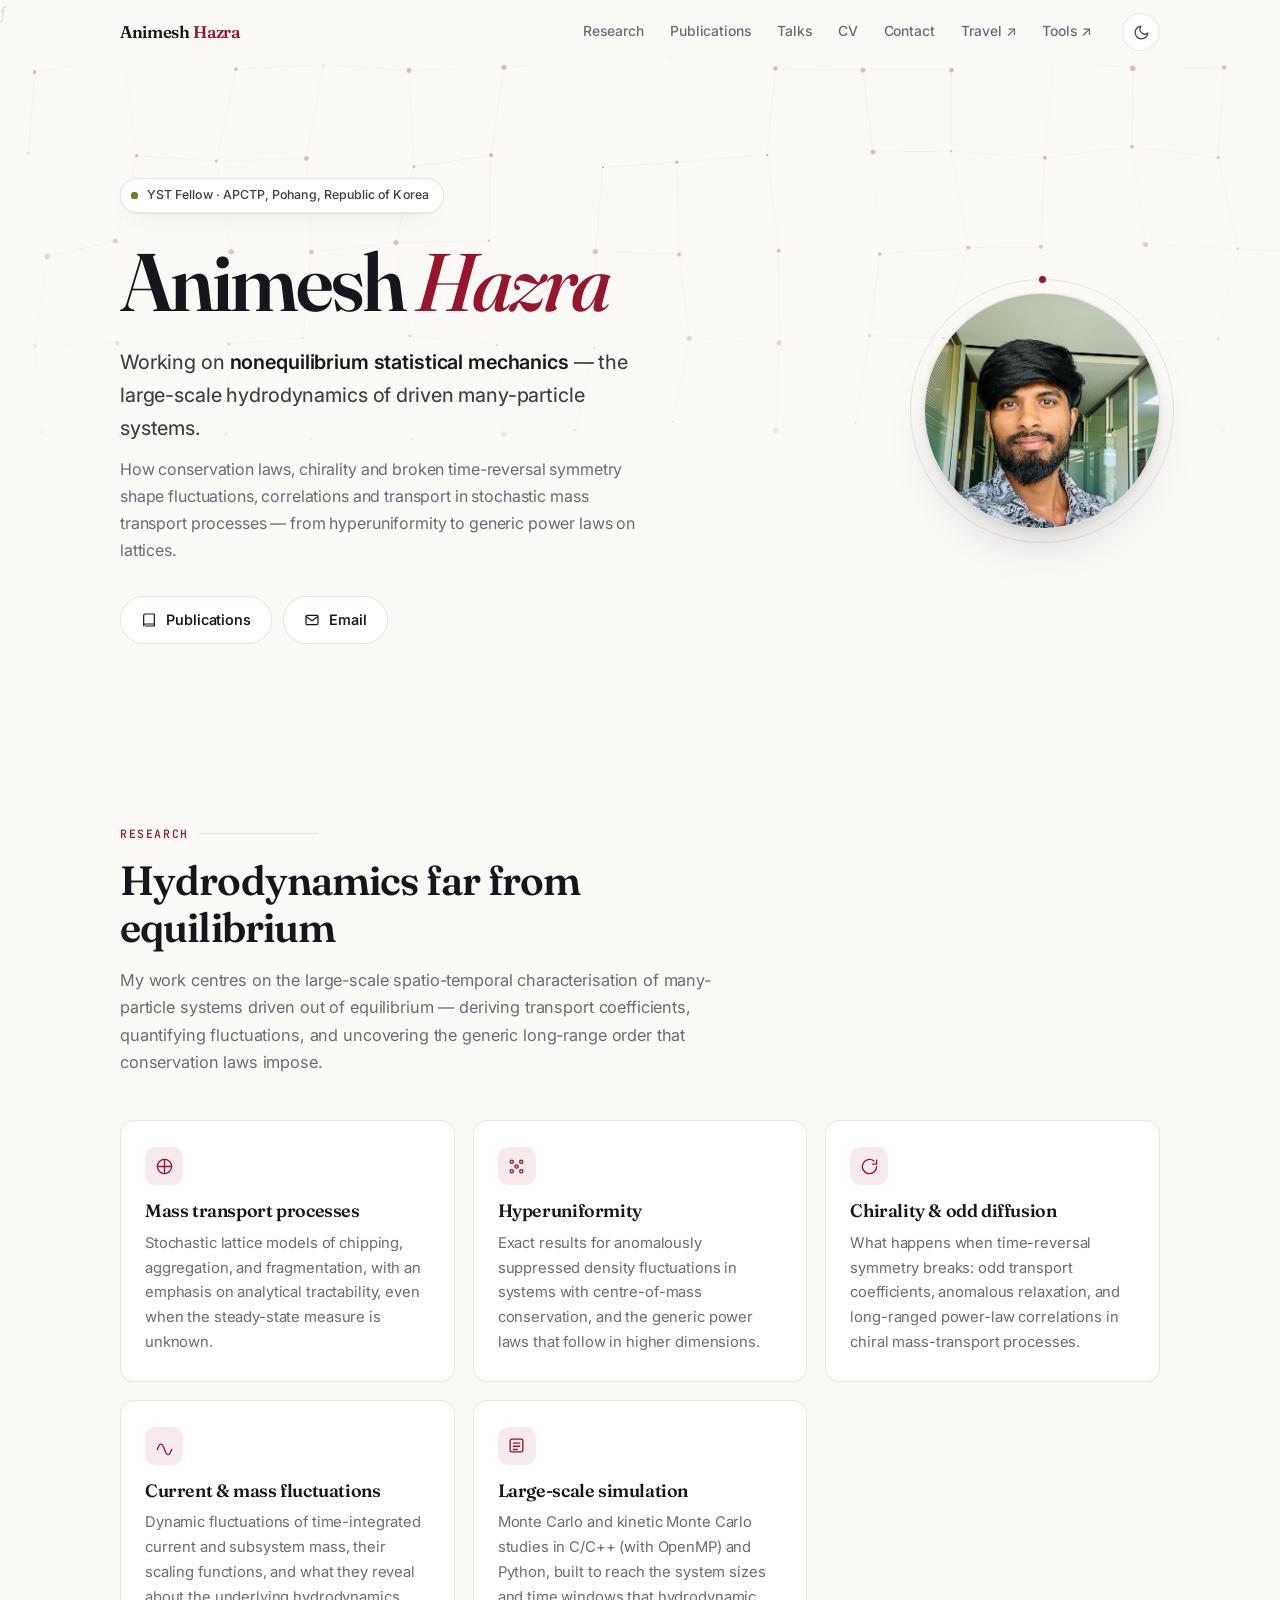
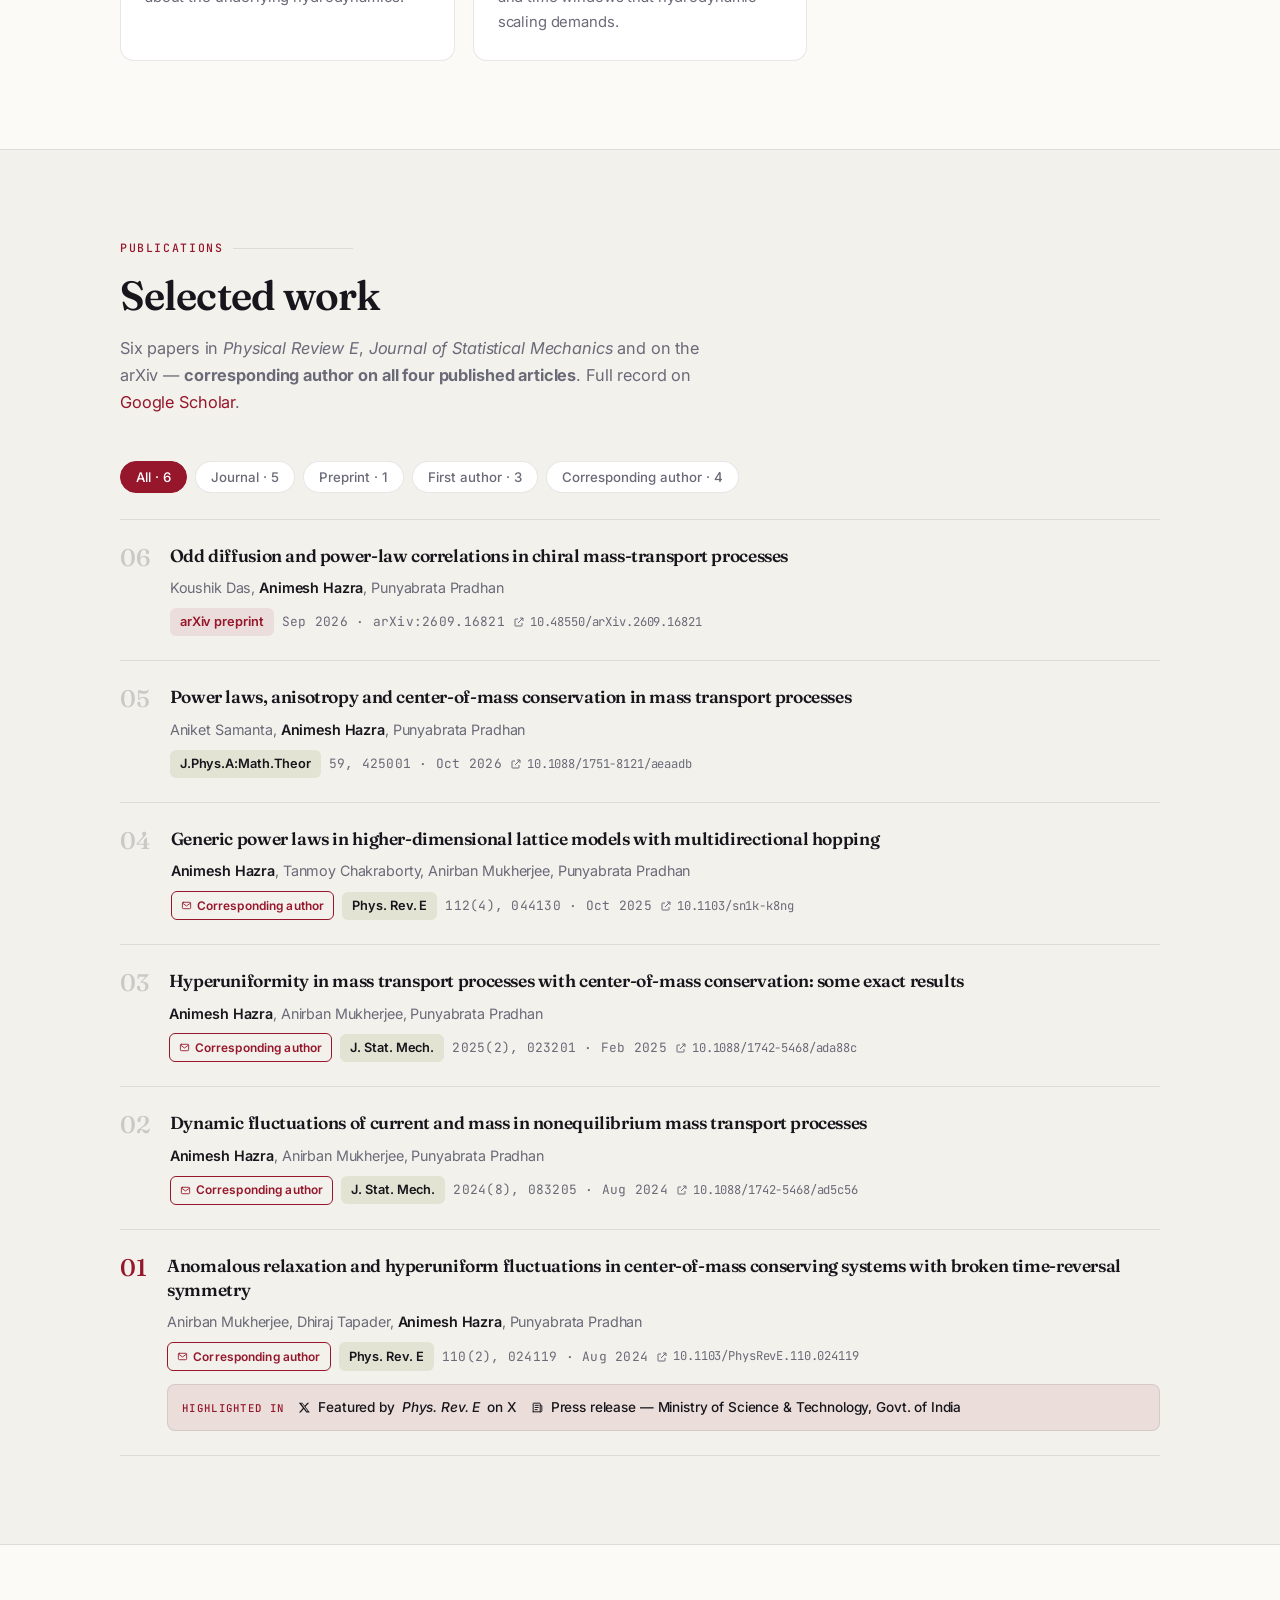
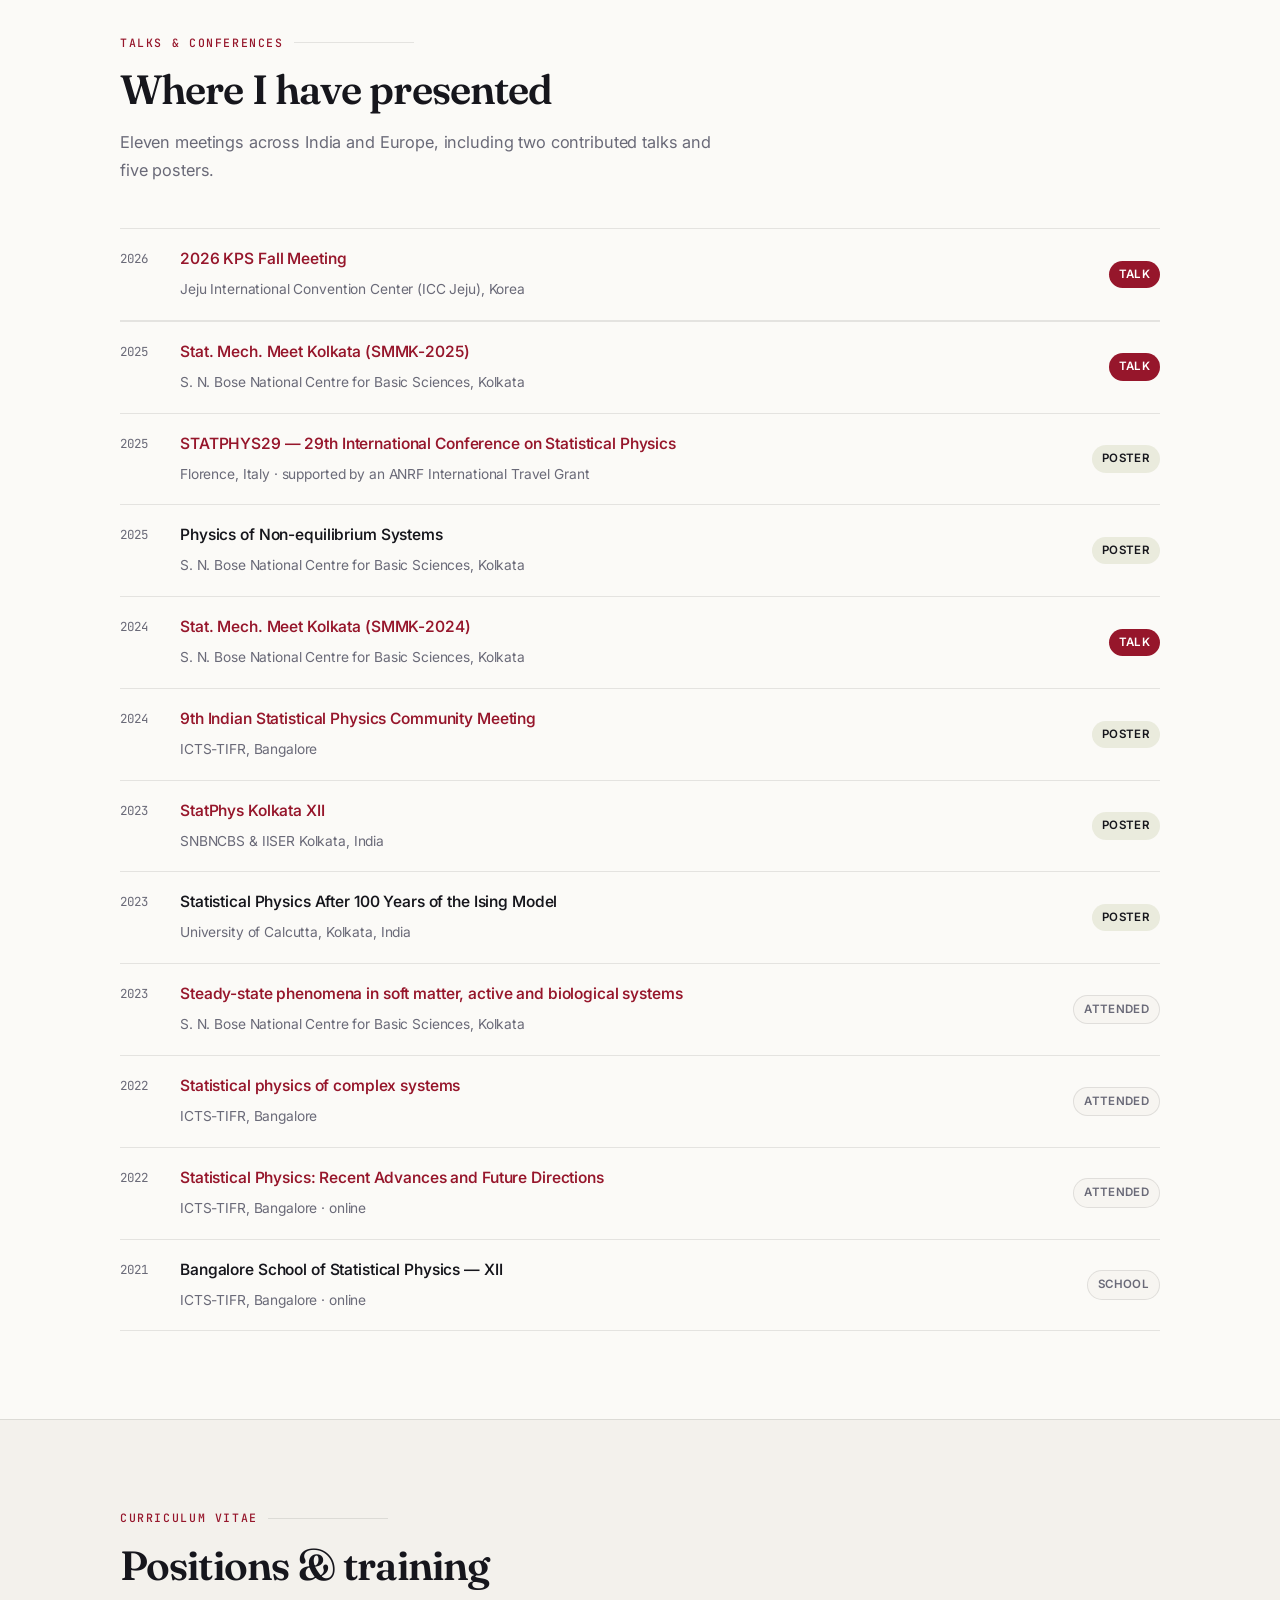
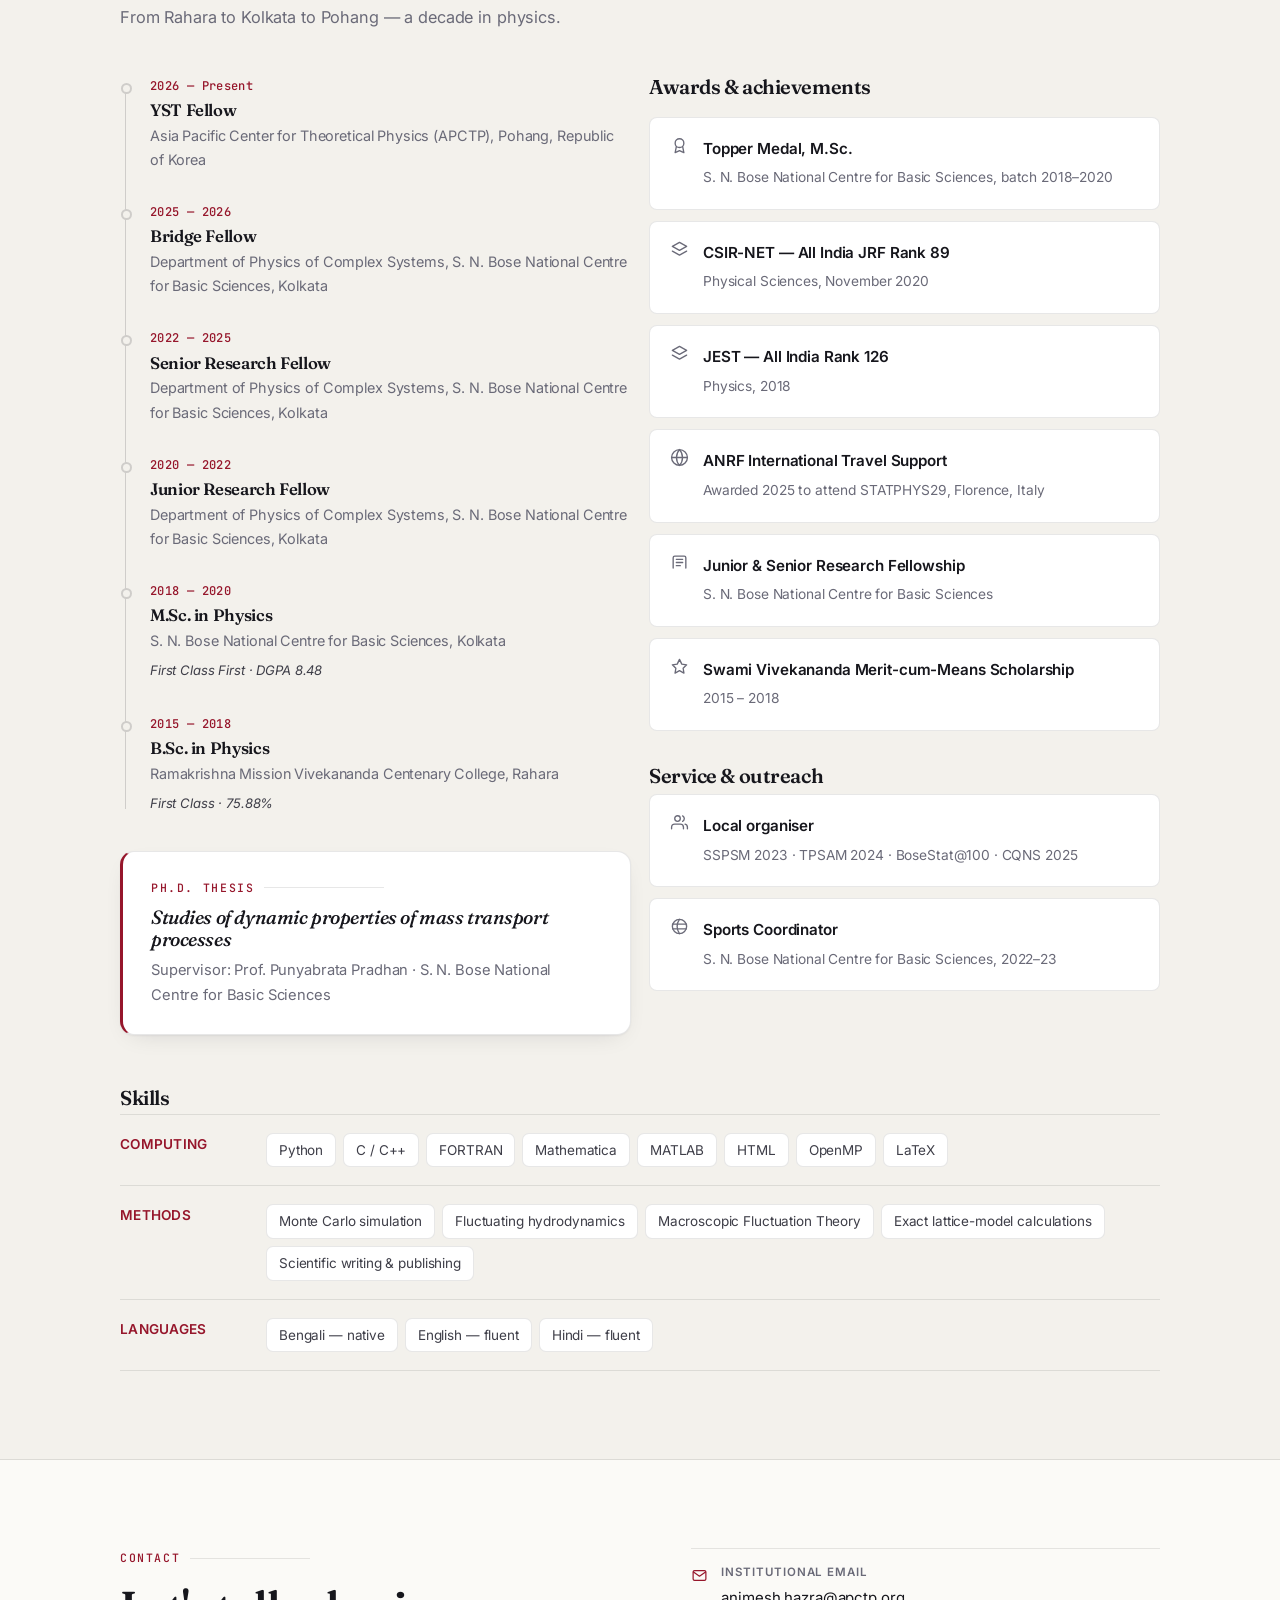
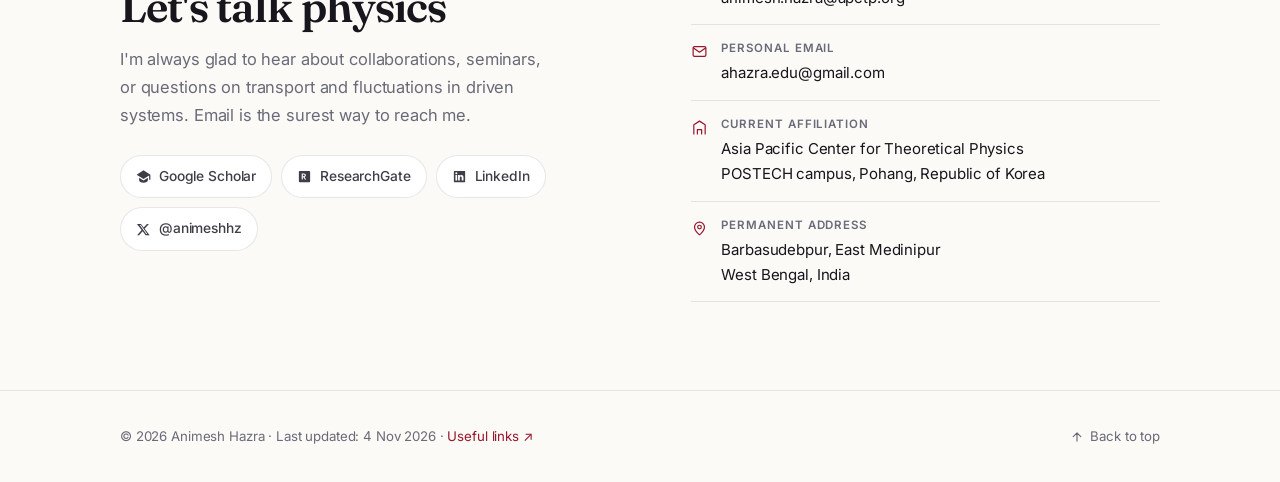
<file: index.html>
<!DOCTYPE html>
<html lang="en" data-theme="auto">
<head>
<meta charset="utf-8">
<meta name="viewport" content="width=device-width, initial-scale=1">
<title>Animesh Hazra — Statistical Physics</title>
<meta name="description" content="Animesh Hazra — YST Fellow at the Asia Pacific Center for Theoretical Physics (APCTP), Pohang, Korea. Nonequilibrium statistical mechanics, mass transport processes, hyperuniformity and hydrodynamics of driven many-particle systems.">
<meta name="author" content="Animesh Hazra">
<link rel="canonical" href="https://animeshhazra.github.io/">

<!-- Open Graph / social preview -->ƒ
<meta property="og:type" content="profile">
<meta property="og:title" content="Animesh Hazra — Statistical Physics">
<meta property="og:description" content="YST Fellow, Asia Pacific Center for Theoretical Physics. Nonequilibrium statistical mechanics, mass transport processes and hyperuniformity.">
<meta name="twitter:card" content="summary">
<meta name="twitter:site" content="@animeshhz">

<link rel="icon" href="data:image/svg+xml,%3Csvg xmlns='http://www.w3.org/2000/svg' viewBox='0 0 100 100'%3E%3Ctext y='.9em' font-size='90' font-family='Georgia,serif'%3E%E2%9A%9B%3C/text%3E%3C/svg%3E">

<link rel="preconnect" href="https://fonts.googleapis.com">
<link rel="preconnect" href="https://fonts.gstatic.com" crossorigin>
<link href="https://fonts.googleapis.com/css2?family=Fraunces:ital,opsz,wght@0,9..144,300..700;1,9..144,300..600&family=Inter:wght@300..700&family=JetBrains+Mono:wght@400;500&display=swap" rel="stylesheet">

<style>
/* ============================================================
   1. DESIGN TOKENS
   ============================================================ */
:root{
  --font-display:'Fraunces',Georgia,'Times New Roman',serif;
  --font-body:'Inter',-apple-system,BlinkMacSystemFont,'Segoe UI',sans-serif;
  --font-mono:'JetBrains Mono',ui-monospace,'SFMono-Regular',Menlo,monospace;

  --maxw:1120px;
  --radius:14px;
  --radius-sm:8px;
  --ease:cubic-bezier(.22,.61,.36,1);

  /* Light theme (default) */
  --bg:#FBFAF7;
  --bg-alt:#F3F1EC;
  --surface:#FFFFFF;
  --surface-2:#F7F5F1;
  --text:#16161C;
  --text-2:#3E3E48;
  --muted:#6A6A78;
  --border:rgba(22,22,28,.10);
  --border-strong:rgba(22,22,28,.18);
  --accent:#96162B;
  --accent-soft:rgba(150,22,43,.09);
  --accent-2:#6E7F24;
  --accent-2-soft:rgba(110,127,36,.12);
  --shadow:0 1px 2px rgba(20,20,30,.05),0 8px 26px -12px rgba(20,20,30,.16);
  --shadow-lg:0 2px 6px rgba(20,20,30,.06),0 24px 54px -22px rgba(20,20,30,.26);
  --dot:rgba(150,22,43,.55);
  --line:rgba(22,22,28,.16);
  --scrim:rgba(251,250,247,.78);
  color-scheme:light;
}
:root[data-theme="dark"]{
  --bg:#0C0E13;
  --bg-alt:#11141B;
  --surface:#151922;
  --surface-2:#1B2029;
  --text:#EDEDF2;
  --text-2:#C8CAD4;
  --muted:#939AAA;
  --border:rgba(255,255,255,.10);
  --border-strong:rgba(255,255,255,.20);
  --accent:#F2637D;
  --accent-soft:rgba(242,99,125,.13);
  --accent-2:#BACF5E;
  --accent-2-soft:rgba(186,207,94,.14);
  --shadow:0 1px 2px rgba(0,0,0,.4),0 10px 30px -14px rgba(0,0,0,.7);
  --shadow-lg:0 2px 8px rgba(0,0,0,.45),0 28px 60px -24px rgba(0,0,0,.8);
  --dot:rgba(242,99,125,.6);
  --line:rgba(255,255,255,.16);
  --scrim:rgba(12,14,19,.76);
  color-scheme:dark;
}
@media (prefers-color-scheme:dark){
  :root[data-theme="auto"]{
    --bg:#0C0E13; --bg-alt:#11141B; --surface:#151922; --surface-2:#1B2029;
    --text:#EDEDF2; --text-2:#C8CAD4; --muted:#939AAA;
    --border:rgba(255,255,255,.10); --border-strong:rgba(255,255,255,.20);
    --accent:#F2637D; --accent-soft:rgba(242,99,125,.13);
    --accent-2:#BACF5E; --accent-2-soft:rgba(186,207,94,.14);
    --shadow:0 1px 2px rgba(0,0,0,.4),0 10px 30px -14px rgba(0,0,0,.7);
    --shadow-lg:0 2px 8px rgba(0,0,0,.45),0 28px 60px -24px rgba(0,0,0,.8);
    --dot:rgba(242,99,125,.6); --line:rgba(255,255,255,.16); --scrim:rgba(12,14,19,.76);
    color-scheme:dark;
  }
}

/* ============================================================
   2. BASE
   ============================================================ */
*,*::before,*::after{box-sizing:border-box}
html{scroll-behavior:smooth;scroll-padding-top:86px;-webkit-text-size-adjust:100%}
body{
  margin:0;background:var(--bg);color:var(--text);
  font-family:var(--font-body);font-size:16.5px;line-height:1.68;
  font-weight:400;letter-spacing:-.008em;
  -webkit-font-smoothing:antialiased;-moz-osx-font-smoothing:grayscale;
  overflow-x:hidden;
  transition:background-color .35s var(--ease),color .35s var(--ease);
}
h1,h2,h3,h4{font-family:var(--font-display);font-weight:600;line-height:1.14;letter-spacing:-.022em;margin:0}
p{margin:0 0 1em}
a{color:var(--accent);text-decoration:none;transition:color .2s,opacity .2s}
a:hover{color:var(--text)}
img{max-width:100%;display:block}
::selection{background:var(--accent);color:#fff}
:focus-visible{outline:2.5px solid var(--accent);outline-offset:3px;border-radius:4px}

.wrap{max-width:var(--maxw);margin:0 auto;padding:0 clamp(16px,4vw,40px)}
.mono{font-family:var(--font-mono);font-size:.78em;letter-spacing:.02em}

/* ============================================================
   3. NAVIGATION
   ============================================================ */
.nav{
  position:fixed;top:0;left:0;right:0;z-index:100;
  backdrop-filter:blur(14px) saturate(1.5);-webkit-backdrop-filter:blur(14px) saturate(1.5);
  background:var(--scrim);
  border-bottom:1px solid transparent;
  transition:border-color .3s,background-color .35s var(--ease);
}
.nav.scrolled{border-bottom-color:var(--border)}
.nav-in{display:flex;align-items:center;gap:18px;height:64px;max-width:var(--maxw);margin:0 auto;padding:0 clamp(16px,4vw,40px)}
.brand{
  font-family:var(--font-display);font-weight:600;font-size:1.06rem;
  color:var(--text);letter-spacing:-.02em;white-space:nowrap;margin-right:auto;
}
.brand span{color:var(--accent)}
.nav-links{display:flex;gap:2px;list-style:none;margin:0;padding:0}
.nav-links a{
  display:block;padding:7px 12px;border-radius:99px;
  font-size:.87rem;font-weight:500;color:var(--muted);letter-spacing:-.005em;
  transition:color .2s,background-color .2s;
}
.nav-links a:hover{color:var(--text);background:var(--surface-2)}
.nav-links a.active{color:var(--accent);background:var(--accent-soft)}

.icon-btn{
  flex:none;display:grid;place-items:center;width:38px;height:38px;
  border:1px solid var(--border);border-radius:99px;background:var(--surface);
  color:var(--text-2);cursor:pointer;padding:0;
  transition:border-color .2s,color .2s,transform .2s var(--ease),background-color .2s;
}
.icon-btn:hover{border-color:var(--border-strong);color:var(--accent);transform:translateY(-1px)}
.icon-btn svg{width:17px;height:17px;fill:none;stroke:currentColor;stroke-width:1.7;stroke-linecap:round;stroke-linejoin:round}
.sun{display:none}
:root[data-theme="dark"] .sun{display:block}
:root[data-theme="dark"] .moon{display:none}
@media (prefers-color-scheme:dark){
  :root[data-theme="auto"] .sun{display:block}
  :root[data-theme="auto"] .moon{display:none}
}
#menuBtn{display:none}

/* ============================================================
   4. HERO
   ============================================================ */
.hero{position:relative;padding:150px 0 92px;overflow:hidden}
#lattice{position:absolute;inset:0;width:100%;height:100%;opacity:.5;pointer-events:none}
:root[data-theme="dark"] #lattice{opacity:.62}
.hero::after{
  content:'';position:absolute;inset:0;pointer-events:none;
  background:radial-gradient(120% 80% at 50% 0%,transparent 35%,var(--bg) 88%);
}
.hero-in{position:relative;z-index:2;display:grid;grid-template-columns:1fr auto;gap:clamp(28px,5vw,64px);align-items:center}

.eyebrow{
  display:inline-flex;align-items:center;gap:9px;margin-bottom:22px;
  padding:6px 14px 6px 10px;border:1px solid var(--border);border-radius:99px;
  background:var(--surface);box-shadow:var(--shadow);
  font-size:.775rem;font-weight:500;color:var(--text-2);letter-spacing:.005em;
}
.pulse{width:7px;height:7px;border-radius:99px;background:var(--accent-2);position:relative;flex:none}
.pulse::after{content:'';position:absolute;inset:0;border-radius:99px;background:var(--accent-2);animation:ping 2.4s var(--ease) infinite}
@keyframes ping{0%{transform:scale(1);opacity:.7}70%,100%{transform:scale(3.2);opacity:0}}

h1.name{font-size:clamp(2.9rem,7.6vw,5.1rem);font-weight:600;letter-spacing:-.035em;margin-bottom:.22em}
h1.name em{font-style:italic;color:var(--accent);font-weight:500}
.role{font-size:clamp(1.02rem,2.1vw,1.24rem);color:var(--text-2);max-width:40ch;margin-bottom:.55em;font-weight:450}
.role strong{color:var(--text);font-weight:600}
.tagline{color:var(--muted);max-width:52ch;font-size:1rem;margin-bottom:2em}

.cta-row{display:flex;flex-wrap:wrap;gap:11px;align-items:center}
.btn{
  display:inline-flex;align-items:center;gap:9px;
  padding:11px 20px;border-radius:99px;font-size:.9rem;font-weight:550;
  border:1px solid transparent;cursor:pointer;letter-spacing:-.005em;
  transition:transform .22s var(--ease),box-shadow .22s var(--ease),background-color .2s,border-color .2s,color .2s;
}
.btn svg{width:16px;height:16px;fill:none;stroke:currentColor;stroke-width:1.8;stroke-linecap:round;stroke-linejoin:round;flex:none}
.btn-primary{background:var(--accent);color:#fff;box-shadow:var(--shadow)}
.btn-primary:hover{color:#fff;transform:translateY(-2px);box-shadow:var(--shadow-lg)}
.btn-ghost{background:var(--surface);color:var(--text);border-color:var(--border)}
.btn-ghost:hover{color:var(--text);border-color:var(--border-strong);transform:translateY(-2px);box-shadow:var(--shadow)}

/* Portrait */
.portrait-wrap{position:relative;flex:none}
.portrait{
  width:clamp(160px,22vw,236px);aspect-ratio:1;border-radius:50%;
  object-fit:cover;background:var(--surface-2);
  border:1px solid var(--border);
  box-shadow:var(--shadow-lg);
  position:relative;z-index:2;
}
.portrait-fallback{
  width:clamp(160px,22vw,236px);aspect-ratio:1;border-radius:50%;
  display:grid;place-items:center;text-align:center;
  background:linear-gradient(150deg,var(--surface-2),var(--surface));
  border:1px dashed var(--border-strong);color:var(--muted);
  font-size:.74rem;line-height:1.5;padding:22px;box-shadow:var(--shadow);
}
.portrait-fallback b{display:block;font-family:var(--font-display);font-size:1.9rem;color:var(--accent);font-weight:600;margin-bottom:6px}
.ring{
  position:absolute;inset:-14px;border-radius:50%;
  border:1px solid var(--border);
  animation:spin 26s linear infinite;
}
.ring::before{content:'';position:absolute;top:-3.5px;left:50%;width:7px;height:7px;margin-left:-3.5px;border-radius:99px;background:var(--accent)}
@keyframes spin{to{transform:rotate(360deg)}}

/* Stat strip */
.stats{
  display:grid;grid-template-columns:repeat(4,1fr);gap:1px;
  margin-top:74px;background:var(--border);
  border:1px solid var(--border);border-radius:var(--radius);overflow:hidden;
  position:relative;z-index:2;
}
.stat{background:var(--bg);padding:20px 18px;transition:background-color .25s}
.stat:hover{background:var(--surface)}
.stat b{display:block;font-family:var(--font-display);font-size:1.85rem;font-weight:600;letter-spacing:-.03em;color:var(--accent)}
.stat span{font-size:.775rem;color:var(--muted);letter-spacing:.018em;text-transform:uppercase;font-weight:500}

/* ============================================================
   5. SECTIONS
   ============================================================ */
section{padding:88px 0;position:relative}
.band{background:var(--bg-alt);border-top:1px solid var(--border);border-bottom:1px solid var(--border)}
.sec-head{margin-bottom:44px;max-width:62ch}
.kicker{
  display:flex;align-items:center;gap:10px;margin-bottom:14px;
  font-family:var(--font-mono);font-size:.72rem;letter-spacing:.14em;
  text-transform:uppercase;color:var(--accent);font-weight:500;
}
.kicker::after{content:'';flex:1;height:1px;background:var(--border);max-width:120px}
.sec-head h2{font-size:clamp(1.85rem,4vw,2.55rem);margin-bottom:.4em}
.sec-head p{color:var(--muted);font-size:1.02rem;margin:0}

/* Cards */
.grid{display:grid;gap:18px}
.g2{grid-template-columns:repeat(2,1fr)}
.g3{grid-template-columns:repeat(3,1fr)}
.card{
  background:var(--surface);border:1px solid var(--border);border-radius:var(--radius);
  padding:26px 24px;transition:transform .28s var(--ease),box-shadow .28s var(--ease),border-color .28s;
  position:relative;overflow:hidden;
}
.card:hover{transform:translateY(-3px);box-shadow:var(--shadow-lg);border-color:var(--border-strong)}
.card-ico{
  width:38px;height:38px;border-radius:10px;display:grid;place-items:center;
  background:var(--accent-soft);color:var(--accent);margin-bottom:16px;
}
.card-ico svg{width:19px;height:19px;fill:none;stroke:currentColor;stroke-width:1.7;stroke-linecap:round;stroke-linejoin:round}
.card h3{font-size:1.12rem;margin-bottom:.5em}
.card p{color:var(--muted);font-size:.925rem;margin:0}

/* ============================================================
   6. PUBLICATIONS
   ============================================================ */
.filters{display:flex;flex-wrap:wrap;gap:8px;margin-bottom:26px}
.chip{
  padding:7px 15px;border-radius:99px;border:1px solid var(--border);
  background:var(--surface);color:var(--muted);font-size:.83rem;font-weight:500;
  cursor:pointer;font-family:inherit;transition:all .2s var(--ease);
}
.chip:hover{color:var(--text);border-color:var(--border-strong)}
.chip[aria-pressed="true"]{background:var(--accent);border-color:var(--accent);color:#fff}

.pub{
  display:grid;grid-template-columns:auto 1fr;gap:20px;
  padding:24px 0;border-top:1px solid var(--border);
  transition:opacity .3s,transform .3s;
}
.pub:last-child{border-bottom:1px solid var(--border)}
.pub-n{
  font-family:var(--font-display);font-size:1.5rem;font-weight:500;
  color:var(--border-strong);line-height:1.2;min-width:1.7ch;
  transition:color .25s;
}
.pub:hover .pub-n{color:var(--accent)}
.pub h3{font-size:1.09rem;line-height:1.4;margin-bottom:.45em;font-weight:600}
.pub h3 a{color:var(--text)}
.pub h3 a:hover{color:var(--accent)}
.authors{font-size:.895rem;color:var(--muted);margin-bottom:.55em}
.authors .me{color:var(--text);font-weight:600}
.pub-meta{display:flex;flex-wrap:wrap;gap:8px;align-items:center}
.venue{
  font-size:.8rem;font-weight:600;padding:3.5px 10px;border-radius:6px;
  background:var(--accent-2-soft);color:var(--text);letter-spacing:-.005em;
}
.venue.pre{background:var(--accent-soft);color:var(--accent)}
.pub-meta .mono{color:var(--muted)}
.doi{
  font-family:var(--font-mono);font-size:.76rem;color:var(--muted);
  display:inline-flex;align-items:center;gap:5px;
}
.doi:hover{color:var(--accent)}
.doi svg{width:12px;height:12px;fill:none;stroke:currentColor;stroke-width:2}
/* corresponding-author badge */
.corr{
  display:inline-flex;align-items:center;gap:5px;white-space:nowrap;
  font-size:.745rem;font-weight:600;letter-spacing:.01em;
  padding:3.5px 9px;border-radius:6px;
  border:1px solid var(--accent);color:var(--accent);background:transparent;
}
.corr svg{width:11px;height:11px;fill:none;stroke:currentColor;stroke-width:1.9;stroke-linecap:round;stroke-linejoin:round}

/* press / media highlights */
.pub.featured .pub-n{color:var(--accent)}
.media{
  display:flex;flex-wrap:wrap;align-items:center;gap:7px 14px;
  margin-top:13px;padding:11px 14px;border-radius:var(--radius-sm);
  background:var(--accent-soft);border:1px solid var(--border);
}
.media-label{
  font-family:var(--font-mono);font-size:.67rem;letter-spacing:.12em;
  text-transform:uppercase;color:var(--accent);font-weight:500;flex:none;
}
.media a{
  display:inline-flex;align-items:center;gap:7px;
  font-size:.85rem;font-weight:500;color:var(--text);
}
.media a:hover{color:var(--accent)}
.media a svg{width:13px;height:13px;flex:none}
/* ============================================================
   7. TIMELINE
   ============================================================ */
.tl{position:relative;padding-left:30px}
.tl::before{content:'';position:absolute;left:5px;top:8px;bottom:8px;width:1px;background:var(--line)}
.tl-item{position:relative;padding-bottom:30px}
.tl-item:last-child{padding-bottom:0}
.tl-item::before{
  content:'';position:absolute;left:-29px;top:7px;width:11px;height:11px;border-radius:99px;
  background:var(--bg);border:2px solid var(--line);transition:border-color .25s,background-color .25s;
}
.tl-item:hover::before{border-color:var(--accent);background:var(--accent)}
.band .tl-item::before{background:var(--bg-alt)}
.band .tl-item:hover::before{background:var(--accent)}
.tl-date{font-family:var(--font-mono);font-size:.755rem;color:var(--accent);letter-spacing:.03em;margin-bottom:5px;font-weight:500}
.tl-item h3{font-size:1.04rem;margin-bottom:.22em}
.tl-item p{color:var(--muted);font-size:.9rem;margin:0}
.tl-item .note{display:inline-block;margin-top:6px;font-size:.82rem;color:var(--text-2);font-style:italic}

/* Thesis block */
.thesis{
  margin-top:34px;padding:26px 28px;border-radius:var(--radius);
  background:var(--surface);border:1px solid var(--border);
  border-left:3px solid var(--accent);box-shadow:var(--shadow);
}
.thesis .kicker{margin-bottom:10px}
.thesis h3{font-size:1.2rem;font-style:italic;font-weight:500;margin-bottom:.4em}
.thesis p{margin:0;color:var(--muted);font-size:.92rem}

/* ============================================================
   8. CONFERENCES
   ============================================================ */
.conf{
  display:flex;gap:16px;align-items:flex-start;
  padding:17px 0;border-bottom:1px solid var(--border);
}
.conf:first-child{border-top:1px solid var(--border)}
.conf-yr{
  font-family:var(--font-mono);font-size:.78rem;color:var(--muted);
  min-width:44px;padding-top:3px;flex:none;
}
.conf-body{flex:1;min-width:0}
.conf-body strong{font-weight:550;font-size:.97rem;display:block;margin-bottom:3px;letter-spacing:-.008em}
.conf-body span{color:var(--muted);font-size:.86rem}
.tag{
  flex:none;align-self:center;font-size:.72rem;font-weight:600;letter-spacing:.03em;
  padding:4px 10px;border-radius:99px;text-transform:uppercase;white-space:nowrap;
}
.tag.talk{background:var(--accent);color:#fff}
.tag.poster{background:var(--accent-2-soft);color:var(--text)}
.tag.attend{background:var(--surface-2);color:var(--muted);border:1px solid var(--border)}

/* ============================================================
   9. AWARDS / SKILLS
   ============================================================ */
.award{
  display:flex;gap:14px;padding:18px 20px;border-radius:var(--radius-sm);
  background:var(--surface);border:1px solid var(--border);
  transition:transform .25s var(--ease),border-color .25s;
}
.award:hover{transform:translateY(-2px);border-color:var(--border-strong)}
.award-ico{font-size:1.15rem;line-height:1.4;flex:none;color:var(--accent)}
.award-ico svg{width:19px;height:19px;fill:none;stroke:currentColor;stroke-width:1.7;stroke-linecap:round;stroke-linejoin:round}
.award strong{display:block;font-size:.95rem;font-weight:600;margin-bottom:2px}
.award span{font-size:.86rem;color:var(--muted)}

.skill-row{display:grid;grid-template-columns:130px 1fr;gap:16px;padding:18px 0;border-bottom:1px solid var(--border)}
.skill-row:first-of-type{border-top:1px solid var(--border)}
.skill-row dt{font-size:.85rem;color:var(--accent);font-weight:600;letter-spacing:.02em;text-transform:uppercase}
.skill-row dd{margin:0;display:flex;flex-wrap:wrap;gap:7px}
.pill{
  padding:5px 12px;border-radius:7px;background:var(--surface);
  border:1px solid var(--border);font-size:.845rem;color:var(--text-2);
  transition:border-color .2s,color .2s,transform .2s var(--ease);
}
.pill:hover{border-color:var(--accent);color:var(--accent);transform:translateY(-1px)}

/* ============================================================
   10. CONTACT / FOOTER
   ============================================================ */
.contact-grid{display:grid;grid-template-columns:1.1fr 1fr;gap:clamp(28px,5vw,56px);align-items:start}
.contact-grid h2{font-size:clamp(1.9rem,4.2vw,2.7rem);margin-bottom:.35em}
.contact-grid > div > p{color:var(--muted);max-width:44ch}

.detail{display:flex;gap:13px;padding:14px 0;border-bottom:1px solid var(--border);align-items:flex-start}
.detail:first-of-type{border-top:1px solid var(--border)}
.detail-ico{color:var(--accent);flex:none;padding-top:2px}
.detail-ico svg{width:17px;height:17px;fill:none;stroke:currentColor;stroke-width:1.7;stroke-linecap:round;stroke-linejoin:round}
.detail-k{font-size:.72rem;text-transform:uppercase;letter-spacing:.08em;color:var(--muted);font-weight:600;margin-bottom:2px}
.detail-v{font-size:.94rem;word-break:break-word}
.detail-v a{color:var(--text)}
.detail-v a:hover{color:var(--accent)}

.socials{display:flex;flex-wrap:wrap;gap:9px;margin-top:26px}
.social{
  display:inline-flex;align-items:center;gap:8px;padding:9px 15px;
  border-radius:99px;border:1px solid var(--border);background:var(--surface);
  color:var(--text-2);font-size:.86rem;font-weight:500;
  transition:all .22s var(--ease);
}
.social:hover{color:var(--accent);border-color:var(--accent);transform:translateY(-2px);box-shadow:var(--shadow)}
.social svg{width:15px;height:15px;flex:none}

  /* ---- closing invitation to journey.html ---- */
.closing{
  position:relative;text-align:center;max-width:740px;margin:0 auto;
  padding:clamp(34px,5vw,52px) clamp(20px,5vw,54px);
  border:1.5px dashed var(--border-strong);border-radius:22px;
  background:var(--surface);box-shadow:var(--shadow);overflow:hidden;
}
.closing::before{
  content:'';position:absolute;inset:0;pointer-events:none;
  background-image:radial-gradient(circle at 1px 1px,var(--border-strong) 1px,transparent 0);
  background-size:22px 22px;opacity:.5;
  -webkit-mask-image:radial-gradient(75% 65% at 50% 0%,#000,transparent 72%);
  mask-image:radial-gradient(75% 65% at 50% 0%,#000,transparent 72%);
}
.closing > *{position:relative;z-index:2}
.closing-ico{
  width:58px;height:58px;margin:0 auto 20px;border-radius:99px;
  display:grid;place-items:center;background:var(--accent-soft);color:var(--accent);
  transition:transform .4s var(--ease);
}
.closing:hover .closing-ico{transform:rotate(-12deg) scale(1.06)}
.closing-ico svg{width:27px;height:27px;fill:none;stroke:currentColor;stroke-width:1.6;stroke-linecap:round;stroke-linejoin:round}
.closing h2{font-size:clamp(1.55rem,3.6vw,2.15rem);margin-bottom:.45em}
.closing p{color:var(--muted);max-width:54ch;margin:0 auto 1.1em;font-size:1rem}
.closing .btn{margin-top:10px}
.closing-note{font-family:var(--font-mono);font-size:.72rem;letter-spacing:.08em;text-transform:uppercase;color:var(--muted);margin:16px 0 0!important} 

footer{padding:34px 0;border-top:1px solid var(--border);background:var(--bg)}
.foot-in{display:flex;flex-wrap:wrap;gap:14px;justify-content:space-between;align-items:center;font-size:.83rem;color:var(--muted)}
.to-top{display:inline-flex;align-items:center;gap:6px;color:var(--muted)}
.to-top:hover{color:var(--accent)}
.to-top svg{width:14px;height:14px;fill:none;stroke:currentColor;stroke-width:2;stroke-linecap:round;stroke-linejoin:round}

/* ============================================================
   11. REVEAL ANIMATION
   ============================================================ */
.rv{opacity:0;transform:translateY(22px);transition:opacity .7s var(--ease),transform .7s var(--ease)}
.rv.in{opacity:1;transform:none}

/* ============================================================
   12. RESPONSIVE
   ============================================================ */
@media (max-width:980px){
  .g3{grid-template-columns:repeat(2,1fr)}
  .contact-grid{grid-template-columns:1fr}
}
@media (max-width:820px){
  html{scroll-padding-top:72px}
  .nav-links{
    position:fixed;top:64px;left:0;right:0;
    flex-direction:column;gap:0;padding:10px clamp(16px,4vw,40px) 18px;
    background:var(--bg);border-bottom:1px solid var(--border);
    box-shadow:var(--shadow-lg);
    display:none;
  }
  .nav-links.open{display:flex}
  .nav-links a{padding:11px 4px;font-size:.95rem;border-radius:var(--radius-sm)}
  #menuBtn{display:grid}
  .hero{padding:118px 0 66px}
  .hero-in{grid-template-columns:1fr;text-align:left}
  .portrait-wrap{order:-1;margin-bottom:10px;justify-self:start;width:-moz-max-content;width:max-content}
  .stats{grid-template-columns:repeat(2,1fr);margin-top:48px}
  section{padding:66px 0}
  .g2,.g3{grid-template-columns:1fr}
  .skill-row{grid-template-columns:1fr;gap:9px}
}
@media (max-width:520px){
  body{font-size:15.8px}
  .pub{grid-template-columns:1fr;gap:8px}
  .pub-n{font-size:1.1rem}
  .conf{flex-wrap:wrap}
  .tag{align-self:flex-start;margin-left:60px}
  .btn{width:100%;justify-content:center}
  .cta-row{width:100%}
}
@media (prefers-reduced-motion:reduce){
  *,*::before,*::after{animation-duration:.001ms!important;animation-iteration-count:1!important;transition-duration:.001ms!important}
  html{scroll-behavior:auto}
  .rv{opacity:1;transform:none}
}
@media print{
  .nav,#lattice,.socials,.cta-row,footer{display:none}
  body{background:#fff;color:#000;font-size:11pt}
  section{padding:16px 0;break-inside:avoid}
  .card,.award{box-shadow:none}
}
</style>
</head>
<body>

<!-- ========================= NAV ========================= -->
<nav class="nav" id="nav">
  <div class="nav-in">
    <a class="brand" href="#top">Animesh <span>Hazra</span></a>
    <ul class="nav-links" id="navLinks">
      <li><a href="#research">Research</a></li>
      <li><a href="#publications">Publications</a></li>
      <li><a href="#talks">Talks</a></li>
      <li><a href="#cv">CV</a></li>
      <li><a href="#contact">Contact</a></li>
       <li><a href="journey.html" target="_blank" rel="noopener">Travel &#8599;</a></li>
       <li><a href="tools.html" target="_blank" rel="noopener">Tools &#8599;</a></li>
    </ul>
    <button class="icon-btn" id="themeBtn" type="button" aria-label="Toggle colour theme" title="Toggle light / dark">
      <svg class="moon" viewBox="0 0 24 24" aria-hidden="true"><path d="M21 12.8A9 9 0 1 1 11.2 3a7 7 0 0 0 9.8 9.8z"/></svg>
      <svg class="sun" viewBox="0 0 24 24" aria-hidden="true"><circle cx="12" cy="12" r="4.2"/><path d="M12 2v2M12 20v2M4.9 4.9l1.4 1.4M17.7 17.7l1.4 1.4M2 12h2M20 12h2M4.9 19.1l1.4-1.4M17.7 6.3l1.4-1.4"/></svg>
    </button>
    <button class="icon-btn" id="menuBtn" type="button" aria-label="Toggle navigation menu" aria-expanded="false" aria-controls="navLinks">
      <svg viewBox="0 0 24 24" aria-hidden="true"><path d="M3 6h18M3 12h18M3 18h18"/></svg>
    </button>
  </div>
</nav>

<!-- ========================= HERO ========================= -->
<header class="hero" id="top">
  <canvas id="lattice" aria-hidden="true"></canvas>
  <div class="wrap">
    <div class="hero-in">
      <div>
        <span class="eyebrow"><span class="pulse"></span> YST Fellow &middot; APCTP, Pohang, Republic of Korea</span>
        <h1 class="name">Animesh <em>Hazra</em></h1>
        <p class="role">Working on <strong>nonequilibrium statistical mechanics</strong> &mdash; the large-scale hydrodynamics of driven many-particle systems.</p>
        <p class="tagline">How conservation laws, chirality and broken time-reversal symmetry shape fluctuations, correlations and transport in stochastic mass transport processes &mdash; from hyperuniformity to generic power laws on lattices.</p>
        <div class="cta-row">
          <!-- <a class="btn btn-primary" href="cv.pdf" target="_blank" rel="noopener">
            <svg viewBox="0 0 24 24" aria-hidden="true"><path d="M12 3v12M7.5 10.5 12 15l4.5-4.5M4 20h16"/></svg>
            Download CV
          </a> -->
          <a class="btn btn-ghost" href="#publications">
            <svg viewBox="0 0 24 24" aria-hidden="true"><path d="M4 5.5A2.5 2.5 0 0 1 6.5 3H20v15H6.5A2.5 2.5 0 0 0 4 20.5zM4 20.5A2.5 2.5 0 0 1 6.5 18H20v3H6.5"/></svg>
            Publications
          </a>
          <a class="btn btn-ghost" href="mailto:animesh.hazra@apctp.org">
            <svg viewBox="0 0 24 24" aria-hidden="true"><rect x="3" y="5" width="18" height="14" rx="2"/><path d="m3.5 7 8.5 6 8.5-6"/></svg>
            Email
          </a>
        </div>
      </div>

      <div class="portrait-wrap">
        <div class="ring" aria-hidden="true"></div>
        <!-- Drop a square photo named profile.jpg next to index.html and it appears here. -->
        <img class="portrait" id="portrait" src="profile.jpeg" alt="Portrait of Animesh Hazra" onerror="this.style.display='none';document.getElementById('portraitFallback').style.display='grid';">
        <div class="portrait-fallback" id="portraitFallback" style="display:none" aria-hidden="true">
          <div><b>AH</b>Add <code>profile.jpg</code><br>to show your photo</div>
        </div>
      </div>
    </div>

    <!-- <div class="stats rv">
      <div class="stat"><b>6</b><span>Publications</span></div>
      <div class="stat"><b>11</b><span>Conferences</span></div>
      <div class="stat"><b>2</b><span>Invited talks</span></div>
      <div class="stat"><b>2</b><span>Countries</span></div> 
    </div>-->
  </div> 
</header>

<!-- ========================= RESEARCH ========================= -->
<section id="research">
  <div class="wrap">
    <div class="sec-head rv">
      <div class="kicker">Research</div>
      <h2>Hydrodynamics far from equilibrium</h2>
      <p>My work centres on the large-scale spatio-temporal characterisation of many-particle systems driven out of equilibrium &mdash; deriving transport coefficients, quantifying fluctuations, and uncovering the generic long-range order that conservation laws impose.</p>
    </div>

    <div class="grid g3">
      <article class="card rv">
        <div class="card-ico"><svg viewBox="0 0 24 24" aria-hidden="true"><path d="M12 3v18M3 12h18"/><circle cx="12" cy="12" r="9"/></svg></div>
        <h3>Mass transport processes</h3>
        <p>Stochastic lattice models of chipping, aggregation, and fragmentation, with an emphasis on analytical tractability, even when the steady-state measure is unknown.</p>
      </article>

      <article class="card rv">
        <div class="card-ico"><svg viewBox="0 0 24 24" aria-hidden="true"><circle cx="6" cy="6" r="2"/><circle cx="18" cy="6" r="2"/><circle cx="6" cy="18" r="2"/><circle cx="18" cy="18" r="2"/><circle cx="12" cy="12" r="2"/></svg></div>
        <h3>Hyperuniformity</h3>
        <p>Exact results for anomalously suppressed density fluctuations in systems with centre-of-mass conservation, and the generic power laws that follow in higher dimensions.</p>
      </article>

      <article class="card rv">
        <div class="card-ico"><svg viewBox="0 0 24 24" aria-hidden="true"><path d="M21 12a9 9 0 1 1-3.4-7"/><path d="M21 4v5h-5"/></svg></div>
        <h3>Chirality &amp; odd diffusion</h3>
        <p>What happens when time-reversal symmetry breaks: odd transport coefficients, anomalous relaxation, and long-ranged power-law correlations in chiral mass-transport processes.</p>
      </article>

      <article class="card rv">
        <div class="card-ico"><svg viewBox="0 0 24 24" aria-hidden="true"><path d="M3 17c3-9 6-9 9 0s6 9 9 0"/></svg></div>
        <h3>Current &amp; mass fluctuations</h3>
        <p>Dynamic fluctuations of time-integrated current and subsystem mass, their scaling functions, and what they reveal about the underlying hydrodynamics.</p>
      </article>

      <!-- <article class="card rv">
        <div class="card-ico"><svg viewBox="0 0 24 24" aria-hidden="true"><path d="M4 19V5M4 19h16"/><path d="m7 15 4-5 3 3 5-7"/></svg></div>
        <h3>Macroscopic Fluctuation Theory</h3>
        <p>Applying MFT and fluctuating hydrodynamics to compute large deviations of current and density in interacting particle systems, beyond the gradient-type models.</p>
      </article> -->

      <article class="card rv">
        <div class="card-ico"><svg viewBox="0 0 24 24" aria-hidden="true"><rect x="4" y="4" width="16" height="16" rx="2"/><path d="M8 9h8M8 13h8M8 17h5"/></svg></div>
        <h3>Large-scale simulation</h3>
        <p>Monte Carlo and kinetic Monte Carlo studies in C/C++ (with OpenMP) and Python, built to reach the system sizes and time windows that hydrodynamic scaling demands.</p>
      </article>
    </div>
  </div>
</section>

<!-- ========================= PUBLICATIONS ========================= -->
<section id="publications" class="band">
  <div class="wrap">
    <div class="sec-head rv">
      <div class="kicker">Publications</div>
      <h2>Selected work</h2>
      <p>Six papers in <em>Physical Review E</em>, <em>Journal of Statistical Mechanics</em> and on the arXiv &mdash; <strong>corresponding author on all four published articles</strong>. Full record on <a href="https://scholar.google.com/citations?user=U1kP2L0AAAAJ&amp;hl=en" target="_blank" rel="noopener">Google Scholar</a>.</p>
    </div>

    <div class="filters rv" role="group" aria-label="Filter publications">
      <button class="chip" type="button" data-filter="all" aria-pressed="true">All &middot; 6</button>
      <button class="chip" type="button" data-filter="journal" aria-pressed="false">Journal &middot; 5</button>
      <button class="chip" type="button" data-filter="preprint" aria-pressed="false">Preprint &middot; 1</button>
      <button class="chip" type="button" data-filter="first" aria-pressed="false">First author &middot; 3</button>
      <button class="chip" type="button" data-filter="corr" aria-pressed="false">Corresponding author &middot; 4</button>
    </div>

    <div id="pubList">

      <article class="pub rv" data-type="preprint">
        <div class="pub-n">06</div>
        <div>
          <h3><a href="https://doi.org/10.48550/arXiv.2609.16821" target="_blank" rel="noopener">Odd diffusion and power-law correlations in chiral mass-transport processes</a></h3>
          <p class="authors">Koushik Das, <span class="me">Animesh Hazra</span>, Punyabrata Pradhan</p>
          <div class="pub-meta">
            <span class="venue pre">arXiv preprint</span>
            <span class="mono">Sep 2026 &middot; arXiv:2609.16821</span>
            <a class="doi" href="https://doi.org/10.48550/arXiv.2609.16821" target="_blank" rel="noopener">
              <svg viewBox="0 0 24 24" aria-hidden="true"><path d="M14 4h6v6M20 4 10 14M18 14v5a1 1 0 0 1-1 1H5a1 1 0 0 1-1-1V7a1 1 0 0 1 1-1h5"/></svg>
              10.48550/arXiv.2609.16821
            </a>
          </div>
        </div>
      </article>

      <article class="pub rv" data-type="journal">
        <div class="pub-n">05</div>
        <div>
          <h3><a href="https://doi.org/10.48550/arXiv.2604.02167" target="_blank" rel="noopener">Power laws, anisotropy and center-of-mass conservation in mass transport processes</a></h3>
          <p class="authors">Aniket Samanta, <span class="me">Animesh Hazra</span>, Punyabrata Pradhan</p>
          <div class="pub-meta">
            <span class="venue">J.Phys.A:Math.Theor</span>
            <span class="mono"> 59, 425001 &middot; Oct 2026</span>
            <a class="doi" href="https://iopscience.iop.org/article/10.1088/1751-8121/aeaadb" target="_blank" rel="noopener">
              <svg viewBox="0 0 24 24" aria-hidden="true"><path d="M14 4h6v6M20 4 10 14M18 14v5a1 1 0 0 1-1 1H5a1 1 0 0 1-1-1V7a1 1 0 0 1 1-1h5"/></svg>
              10.1088/1751-8121/aeaadb
            </a>
          </div>
        </div>
      </article>

      <article class="pub rv" data-type="corr journal first">
        <div class="pub-n">04</div>
        <div>
          <h3><a href="https://doi.org/10.1103/sn1k-k8ng" target="_blank" rel="noopener">Generic power laws in higher-dimensional lattice models with multidirectional hopping</a></h3>
          <p class="authors"><span class="me">Animesh Hazra</span>, Tanmoy Chakraborty, Anirban Mukherjee, Punyabrata Pradhan</p>
          <div class="pub-meta">
            <span class="corr" title="Corresponding author"><svg viewBox="0 0 24 24" aria-hidden="true"><rect x="3" y="5" width="18" height="14" rx="2"/><path d="m3.5 7 8.5 6 8.5-6"/></svg>Corresponding author</span>
            <span class="venue">Phys. Rev. E</span>
             <span class="mono">112(4), 044130 &middot; Oct 2025</span>
            <a class="doi" href="https://doi.org/10.1103/sn1k-k8ng" target="_blank" rel="noopener">
              <svg viewBox="0 0 24 24" aria-hidden="true"><path d="M14 4h6v6M20 4 10 14M18 14v5a1 1 0 0 1-1 1H5a1 1 0 0 1-1-1V7a1 1 0 0 1 1-1h5"/></svg>
              10.1103/sn1k-k8ng
            </a>
          </div>
        </div>
      </article>

      <article class="pub rv" data-type="corr journal first">
        <div class="pub-n">03</div>
        <div>
          <h3><a href="https://doi.org/10.1088/1742-5468/ada88c" target="_blank" rel="noopener">Hyperuniformity in mass transport processes with center-of-mass conservation: some exact results</a></h3>
          <p class="authors"><span class="me">Animesh Hazra</span>, Anirban Mukherjee, Punyabrata Pradhan</p>
          <div class="pub-meta">
            
            <span class="corr" title="Corresponding author"><svg viewBox="0 0 24 24" aria-hidden="true"><rect x="3" y="5" width="18" height="14" rx="2"/><path d="m3.5 7 8.5 6 8.5-6"/></svg>Corresponding author</span>
            <span class="venue">J. Stat. Mech.</span>
             <span class="mono">2025(2), 023201 &middot; Feb 2025</span>
            <a class="doi" href="https://doi.org/10.1088/1742-5468/ada88c" target="_blank" rel="noopener">
              <svg viewBox="0 0 24 24" aria-hidden="true"><path d="M14 4h6v6M20 4 10 14M18 14v5a1 1 0 0 1-1 1H5a1 1 0 0 1-1-1V7a1 1 0 0 1 1-1h5"/></svg>
              10.1088/1742-5468/ada88c
            </a>
          </div>
        </div>
      </article>

      <article class="pub rv" data-type="corr journal first">
        <div class="pub-n">02</div>
        <div>
          <h3><a href="https://doi.org/10.1088/1742-5468/ad5c56" target="_blank" rel="noopener">Dynamic fluctuations of current and mass in nonequilibrium mass transport processes</a></h3>
          <p class="authors"><span class="me">Animesh Hazra</span>, Anirban Mukherjee, Punyabrata Pradhan</p>
          <div class="pub-meta">
            <span class="corr" title="Corresponding author"><svg viewBox="0 0 24 24" aria-hidden="true"><rect x="3" y="5" width="18" height="14" rx="2"/><path d="m3.5 7 8.5 6 8.5-6"/></svg>Corresponding author</span>
            <span class="venue">J. Stat. Mech.</span>
             <span class="mono">2024(8), 083205 &middot; Aug 2024</span>
            <a class="doi" href="https://doi.org/10.1088/1742-5468/ad5c56" target="_blank" rel="noopener">
              <svg viewBox="0 0 24 24" aria-hidden="true"><path d="M14 4h6v6M20 4 10 14M18 14v5a1 1 0 0 1-1 1H5a1 1 0 0 1-1-1V7a1 1 0 0 1 1-1h5"/></svg>
              10.1088/1742-5468/ad5c56
            </a>
          </div>
        </div>
      </article>

      <article class="pub rv featured" data-type="corr journal">
        <div class="pub-n">01</div>
        <div>
          <h3><a href="https://doi.org/10.1103/PhysRevE.110.024119" target="_blank" rel="noopener">Anomalous relaxation and hyperuniform fluctuations in center-of-mass conserving systems with broken time-reversal symmetry</a></h3>
          <p class="authors">Anirban Mukherjee, Dhiraj Tapader, <span class="me">Animesh Hazra</span>, Punyabrata Pradhan</p>
          <div class="pub-meta">
            <span class="corr" title="Corresponding author"><svg viewBox="0 0 24 24" aria-hidden="true"><rect x="3" y="5" width="18" height="14" rx="2"/><path d="m3.5 7 8.5 6 8.5-6"/></svg>Corresponding author</span>
            <span class="venue">Phys. Rev. E</span>
             <span class="mono">110(2), 024119 &middot; Aug 2024</span>
            <a class="doi" href="https://doi.org/10.1103/PhysRevE.110.024119" target="_blank" rel="noopener">
              <svg viewBox="0 0 24 24" aria-hidden="true"><path d="M14 4h6v6M20 4 10 14M18 14v5a1 1 0 0 1-1 1H5a1 1 0 0 1-1-1V7a1 1 0 0 1 1-1h5"/></svg>
              10.1103/PhysRevE.110.024119
            </a>
          </div>

          <div class="media">
            <span class="media-label">Highlighted in</span>
            <a href="https://x.com/PhysRevE/status/1823419797503119431" target="_blank" rel="noopener">
              <svg viewBox="0 0 24 24" fill="currentColor" aria-hidden="true"><path d="M17.5 3h3.1l-6.8 7.7L21.8 21h-6.3l-4.9-6.4L4.9 21H1.8l7.2-8.2L1.5 3h6.4l4.4 5.9L17.5 3zm-1.1 16.1h1.7L7.7 4.8H5.9l10.5 14.3z"/></svg>
              Featured by <em>Phys. Rev. E</em> on X
            </a>
            <a href="https://pib.gov.in/PressReleasePage.aspx?PRID=2065669" target="_blank" rel="noopener">
              <svg viewBox="0 0 24 24" fill="none" stroke="currentColor" stroke-width="1.8" stroke-linecap="round" stroke-linejoin="round" aria-hidden="true"><path d="M4 20V5a1 1 0 0 1 1-1h11a1 1 0 0 1 1 1v15"/><path d="M17 8h2a1 1 0 0 1 1 1v9a2 2 0 0 1-2 2H4"/><path d="M7.5 8h6M7.5 12h6M7.5 16h4"/></svg>
              Press release &mdash; Ministry of Science &amp; Technology, Govt. of India
            </a>
          </div>
        </div>
      </article>

    </div>
  </div>
</section>

<!-- ========================= TALKS / CONFERENCES ========================= -->
<section id="talks">
  <div class="wrap">
    <div class="sec-head rv">
      <div class="kicker">Talks &amp; Conferences</div>
      <h2>Where I have presented</h2>
      <p>Eleven meetings across India and Europe, including two contributed talks and five posters.</p>
    </div>

    <div class="rv">
      <div class="conf">
        <div class="conf-yr">2026</div>
        <div class="conf-body">
          <strong><a href="https://www.kps.or.kr/conference/event/content/program/search_result_abstract.php?id=18766&tid=2646" target="_blank" rel="noopener">2026 KPS Fall Meeting</a></strong>
          <span>Jeju International Convention Center (ICC Jeju), Korea</span>
        </div>
        <span class="tag talk">Talk</span>
      </div>
       
     <div class="rv">
      <div class="conf">
        <div class="conf-yr">2025</div>
        <div class="conf-body">
          <strong><a href="https://newweb.bose.res.in/Conferences/SMMK-2025/" target="_blank" rel="noopener">Stat. Mech. Meet Kolkata (SMMK-2025)</a></strong>
          <span>S. N. Bose National Centre for Basic Sciences, Kolkata</span>
        </div>
        <span class="tag talk">Talk</span>
      </div>

      <div class="conf">
        <div class="conf-yr">2025</div>
        <div class="conf-body">
          <strong><a href="https://statphys29.org/" target="_blank" rel="noopener">STATPHYS29 &mdash; 29th International Conference on Statistical Physics</a></strong>
          <span>Florence, Italy &middot; supported by an ANRF International Travel Grant</span>
        </div>
        <span class="tag poster">Poster</span>
      </div>

      <div class="conf">
        <div class="conf-yr">2025</div>
        <div class="conf-body">
          <strong>Physics of Non-equilibrium Systems</strong>
          <span>S. N. Bose National Centre for Basic Sciences, Kolkata</span>
        </div>
        <span class="tag poster">Poster</span>
      </div>

      <div class="conf">
        <div class="conf-yr">2024</div>
        <div class="conf-body">
          <strong><a href="https://newweb.bose.res.in/Conferences/SMMK-2024/" target="_blank" rel="noopener">Stat. Mech. Meet Kolkata (SMMK-2024)</a></strong>
          <span>S. N. Bose National Centre for Basic Sciences, Kolkata</span>
        </div>
        <span class="tag talk">Talk</span>
      </div>

      <div class="conf">
        <div class="conf-yr">2024</div>
        <div class="conf-body">
          <strong><a href="https://www.icts.res.in/discussion-meeting/ispcm2024" target="_blank" rel="noopener">9th Indian Statistical Physics Community Meeting</a></strong>
          <span>ICTS-TIFR, Bangalore</span>
        </div>
        <span class="tag poster">Poster</span>
      </div>

      <div class="conf">
        <div class="conf-yr">2023</div>
        <div class="conf-body">
          <strong><a href="https://sites.google.com/iiserkol.ac.in/statphyskxii/home" target="_blank" rel="noopener">StatPhys Kolkata XII</a></strong>
          <span>SNBNCBS &amp; IISER Kolkata, India</span>
        </div>
        <span class="tag poster">Poster</span>
      </div>

      <div class="conf">
        <div class="conf-yr">2023</div>
        <div class="conf-body">
          <strong>Statistical Physics After 100 Years of the Ising Model</strong>
          <span>University of Calcutta, Kolkata, India</span>
        </div>
        <span class="tag poster">Poster</span>
      </div>

      <div class="conf">
        <div class="conf-yr">2023</div>
        <div class="conf-body">
          <strong><a href="https://www.bose.res.in/Conferences/SSPSM2023/program/" target="_blank" rel="noopener">Steady-state phenomena in soft matter, active and biological systems</a></strong>
          <span>S. N. Bose National Centre for Basic Sciences, Kolkata</span>
        </div>
        <span class="tag attend">Attended</span>
      </div>

      <div class="conf">
        <div class="conf-yr">2022</div>
        <div class="conf-body">
          <strong><a href="https://www.icts.res.in/discussion-meeting/SPCS2022" target="_blank" rel="noopener">Statistical physics of complex systems</a></strong>
          <span>ICTS-TIFR, Bangalore</span>
        </div>
        <span class="tag attend">Attended</span>
      </div>

      <div class="conf">
        <div class="conf-yr">2022</div>
        <div class="conf-body">
          <strong><a href="https://www.icts.res.in/discussion-meeting/sprf" target="_blank" rel="noopener">Statistical Physics: Recent Advances and Future Directions</a></strong>
          <span>ICTS-TIFR, Bangalore &middot; online</span>
        </div>
        <span class="tag attend">Attended</span>
      </div>

      <div class="conf">
        <div class="conf-yr">2021</div>
        <div class="conf-body">
          <strong>Bangalore School of Statistical Physics &mdash; XII</strong>
          <span>ICTS-TIFR, Bangalore &middot; online</span>
        </div>
        <span class="tag attend">School</span>
      </div>
    </div>
  </div>
</section>

<!-- ========================= CV: EDUCATION + AWARDS + SKILLS ========================= -->
<section id="cv" class="band">
  <div class="wrap">
    <div class="sec-head rv">
      <div class="kicker">Curriculum Vitae</div>
      <h2>Positions &amp; training</h2>
      <p>From Rahara to Kolkata to Pohang &mdash; a decade in physics.</p>
    </div>

    <div class="grid g2">
      <div class="rv">
        <div class="tl">
          <div class="tl-item">
            <div class="tl-date">2026 &mdash; Present</div>
            <h3>YST Fellow</h3>
            <p>Asia Pacific Center for Theoretical Physics (APCTP), Pohang, Republic of Korea</p>
          </div>
          <div class="tl-item">
            <div class="tl-date">2025 &mdash; 2026</div>
            <h3>Bridge Fellow</h3>
            <p>Department of Physics of Complex Systems, S. N. Bose National Centre for Basic Sciences, Kolkata</p>
          </div>
          <div class="tl-item">
            <div class="tl-date">2022 &mdash; 2025</div>
            <h3>Senior Research Fellow</h3>
            <p>Department of Physics of Complex Systems, S. N. Bose National Centre for Basic Sciences, Kolkata</p>
          </div>
          <div class="tl-item">
            <div class="tl-date">2020 &mdash; 2022</div>
            <h3>Junior Research Fellow</h3>
            <p>Department of Physics of Complex Systems, S. N. Bose National Centre for Basic Sciences, Kolkata</p>
          </div>
          <div class="tl-item">
            <div class="tl-date">2018 &mdash; 2020</div>
            <h3>M.Sc. in Physics</h3>
            <p>S. N. Bose National Centre for Basic Sciences, Kolkata</p>
            <span class="note">First Class First &middot; DGPA 8.48</span>
          </div>
          <div class="tl-item">
            <div class="tl-date">2015 &mdash; 2018</div>
            <h3>B.Sc. in Physics</h3>
            <p>Ramakrishna Mission Vivekananda Centenary College, Rahara</p>
            <span class="note">First Class &middot; 75.88%</span>
          </div>
        </div>

        <div class="thesis">
          <div class="kicker">Ph.D. Thesis</div>
          <h3>Studies of dynamic properties of mass transport processes</h3>
          <p>Supervisor: Prof. Punyabrata Pradhan &middot; S. N. Bose National Centre for Basic Sciences</p>
        </div>
      </div>

      <div class="rv">
        <h3 style="font-size:1.25rem;margin-bottom:18px">Awards &amp; achievements</h3>
        <div class="grid" style="gap:11px">
          <div class="award">
            <span class="award-ico"><svg viewBox="0 0 24 24" aria-hidden="true"><circle cx="12" cy="9" r="5.5"/><path d="M8 13.5 6.5 21 12 18.5 17.5 21 16 13.5"/></svg></span>
            <div><strong>Topper Medal, M.Sc.</strong><span>S. N. Bose National Centre for Basic Sciences, batch 2018&ndash;2020</span></div>
          </div>
          <div class="award">
            <span class="award-ico"><svg viewBox="0 0 24 24" aria-hidden="true"><path d="M12 3 3 8l9 5 9-5zM3 14l9 5 9-5"/></svg></span>
            <div><strong>CSIR-NET &mdash; All India JRF Rank 89</strong><span>Physical Sciences, November 2020</span></div>
          </div>
          <div class="award">
            <span class="award-ico"><svg viewBox="0 0 24 24" aria-hidden="true"><path d="M12 3 3 8l9 5 9-5zM3 14l9 5 9-5"/></svg></span>
            <div><strong>JEST &mdash; All India Rank 126</strong><span>Physics, 2018</span></div>
          </div>
          <div class="award">
            <span class="award-ico"><svg viewBox="0 0 24 24" aria-hidden="true"><path d="M2 12h20M12 2a15 15 0 0 1 0 20 15 15 0 0 1 0-20z"/><circle cx="12" cy="12" r="10"/></svg></span>
            <div><strong>ANRF International Travel Support</strong><span>Awarded 2025 to attend STATPHYS29, Florence, Italy</span></div>
          </div>
          <div class="award">
            <span class="award-ico"><svg viewBox="0 0 24 24" aria-hidden="true"><path d="M4 19V6a2 2 0 0 1 2-2h12a2 2 0 0 1 2 2v13"/><path d="M8 8h8M8 12h8M8 16h5"/></svg></span>
            <div><strong>Junior &amp; Senior Research Fellowship</strong><span>S. N. Bose National Centre for Basic Sciences</span></div>
          </div>
          <div class="award">
            <span class="award-ico"><svg viewBox="0 0 24 24" aria-hidden="true"><path d="M12 3 14.9 9l6.1.9-4.4 4.3 1 6.1-5.6-3-5.6 3 1-6.1L3 9.9 9.1 9z"/></svg></span>
            <div><strong>Swami Vivekananda Merit-cum-Means Scholarship</strong><span>2015 &ndash; 2018</span></div>
          </div>
        </div>

        <h3 style="font-size:1.25rem;margin:34px 0 6px">Service &amp; outreach</h3>
        <div class="grid" style="gap:11px">
          <div class="award">
            <span class="award-ico"><svg viewBox="0 0 24 24" aria-hidden="true"><path d="M17 20v-2a4 4 0 0 0-4-4H6a4 4 0 0 0-4 4v2"/><circle cx="9.5" cy="7" r="3.5"/><path d="M22 20v-2a4 4 0 0 0-3-3.9M16 3.6a4 4 0 0 1 0 7"/></svg></span>
            <div><strong>Local organiser</strong><span>SSPSM 2023 &middot; TPSAM 2024 &middot; BoseStat@100 &middot; CQNS 2025</span></div>
          </div>
          <div class="award">
            <span class="award-ico"><svg viewBox="0 0 24 24" aria-hidden="true"><circle cx="12" cy="12" r="9"/><path d="M12 3a15 15 0 0 0 0 18M3.5 9h17M3.5 15h17"/></svg></span>
            <div><strong>Sports Coordinator</strong><span>S. N. Bose National Centre for Basic Sciences, 2022&ndash;23</span></div>
          </div>
        </div>
      </div>
    </div>

    <h3 style="font-size:1.25rem;margin:52px 0 4px" class="rv">Skills</h3>
    <dl class="rv" style="margin:0">
      <div class="skill-row">
        <dt>Computing</dt>
        <dd>
          <span class="pill">Python</span><span class="pill">C / C++</span><span class="pill">FORTRAN</span>
          <span class="pill">Mathematica</span><span class="pill">MATLAB</span><span class="pill">HTML</span>
          <span class="pill">OpenMP</span><span class="pill">LaTeX</span>
        </dd>
      </div>
      <div class="skill-row">
        <dt>Methods</dt>
        <dd>
          <span class="pill">Monte Carlo simulation</span><span class="pill">Fluctuating hydrodynamics</span>
          <span class="pill">Macroscopic Fluctuation Theory</span><span class="pill">Exact lattice-model calculations</span>
          <span class="pill">Scientific writing &amp; publishing</span>
        </dd>
      </div>
      <div class="skill-row">
        <dt>Languages</dt>
        <dd>
          <span class="pill">Bengali &mdash; native</span><span class="pill">English &mdash; fluent</span><span class="pill">Hindi &mdash; fluent</span>
        </dd>
      </div>
    </dl>
  </div>
</section>

<!-- ========================= CONTACT ========================= -->
<section id="contact">
  <div class="wrap">
    <div class="contact-grid">
      <div class="rv">
        <div class="kicker">Contact</div>
        <h2>Let's talk physics</h2>
        <p>I'm always glad to hear about collaborations, seminars, or questions on transport and fluctuations in driven systems. Email is the surest way to reach me.</p>
        <div class="socials">
          <a class="social" href="https://scholar.google.com/citations?user=U1kP2L0AAAAJ&amp;hl=en" target="_blank" rel="noopener">
            <svg viewBox="0 0 24 24" fill="currentColor" aria-hidden="true"><path d="M12 2 1 9l11 7 9-5.7V17h2V9L12 2zM5 14v4c0 2.2 3.1 4 7 4s7-1.8 7-4v-4l-7 4.4L5 14z"/></svg>
            Google Scholar
          </a>
          <a class="social" href="https://www.researchgate.net/profile/Animesh-Hazra-2" target="_blank" rel="noopener">
            <svg viewBox="0 0 24 24" fill="currentColor" aria-hidden="true"><path d="M19.6 3H4.4A1.4 1.4 0 0 0 3 4.4v15.2A1.4 1.4 0 0 0 4.4 21h15.2a1.4 1.4 0 0 0 1.4-1.4V4.4A1.4 1.4 0 0 0 19.6 3zM9.3 16.9H7.5V7.1h3.4c2 0 3.3 1.1 3.3 2.9 0 1.4-.8 2.4-2.1 2.7l2.6 4.2h-2.1l-2.3-3.9H9.3v3.9zm0-5.4h1.4c1.1 0 1.7-.5 1.7-1.4S11.8 8.6 10.7 8.6H9.3v2.9z"/></svg>
            ResearchGate
          </a>
          <a class="social" href="https://www.linkedin.com/in/ah1997ha/" target="_blank" rel="noopener">
            <svg viewBox="0 0 24 24" fill="currentColor" aria-hidden="true"><path d="M20.4 3H3.6A.6.6 0 0 0 3 3.6v16.8a.6.6 0 0 0 .6.6h16.8a.6.6 0 0 0 .6-.6V3.6a.6.6 0 0 0-.6-.6zM8.3 18.3H5.5V9.7h2.8v8.6zM6.9 8.5a1.6 1.6 0 1 1 0-3.3 1.6 1.6 0 0 1 0 3.3zm11.4 9.8h-2.8v-4.2c0-1-.02-2.3-1.4-2.3-1.4 0-1.6 1.1-1.6 2.2v4.3H9.7V9.7h2.7v1.2h.04a3 3 0 0 1 2.6-1.4c2.8 0 3.3 1.8 3.3 4.2v4.6z"/></svg>
            LinkedIn
          </a>
          <a class="social" href="https://x.com/animeshhz/" target="_blank" rel="noopener">
            <svg viewBox="0 0 24 24" fill="currentColor" aria-hidden="true"><path d="M17.5 3h3.1l-6.8 7.7L21.8 21h-6.3l-4.9-6.4L4.9 21H1.8l7.2-8.2L1.5 3h6.4l4.4 5.9L17.5 3zm-1.1 16.1h1.7L7.7 4.8H5.9l10.5 14.3z"/></svg>
            @animeshhz
          </a>
        </div>
      </div>

      <div class="rv">
        <div class="detail">
          <span class="detail-ico"><svg viewBox="0 0 24 24" aria-hidden="true"><rect x="3" y="5" width="18" height="14" rx="2"/><path d="m3.5 7 8.5 6 8.5-6"/></svg></span>
          <div>
            <div class="detail-k">Institutional email</div>
            <div class="detail-v"><a href="mailto:animesh.hazra@apctp.org">animesh.hazra@apctp.org</a></div>
          </div>
        </div>
        <div class="detail">
          <span class="detail-ico"><svg viewBox="0 0 24 24" aria-hidden="true"><rect x="3" y="5" width="18" height="14" rx="2"/><path d="m3.5 7 8.5 6 8.5-6"/></svg></span>
          <div>
            <div class="detail-k">Personal email</div>
            <div class="detail-v"><a href="mailto:ahazra.edu@gmail.com">ahazra.edu@gmail.com</a></div>
          </div>
        </div>
        <div class="detail">
          <span class="detail-ico"><svg viewBox="0 0 24 24" aria-hidden="true"><path d="M4 21V8l8-5 8 5v13"/><path d="M9 21v-6h6v6"/></svg></span>
          <div>
            <div class="detail-k">Current affiliation</div>
            <div class="detail-v">Asia Pacific Center for Theoretical Physics<br>POSTECH campus, Pohang, Republic of Korea</div>
          </div>
        </div>
        <div class="detail">
          <span class="detail-ico"><svg viewBox="0 0 24 24" aria-hidden="true"><path d="M12 21s7-5.7 7-11a7 7 0 1 0-14 0c0 5.3 7 11 7 11z"/><circle cx="12" cy="10" r="2.6"/></svg></span>
          <div>
            <div class="detail-k">Permanent address</div>
            <div class="detail-v">Barbasudebpur, East Medinipur<br>West Bengal, India</div>
          </div>
        </div>
        <!-- <div class="detail">
          <span class="detail-ico"><svg viewBox="0 0 24 24" aria-hidden="true"><path d="M12 3v12M7.5 10.5 12 15l4.5-4.5M4 20h16"/></svg></span>
          <div> -->
          <!--  <div class="detail-k">Curriculum vitae</div>
            <div class="detail-v"><a href="cv.pdf" target="_blank" rel="noopener">Download as PDF</a></div>
             -->
          </div>
        </div>
      </div>
    </div>
  </div>
</section>

<!-- ========================= CLOSING · LIFE & JOURNEYS ========================= -->
<!-- <section id="journeys" class="band">
  <div class="wrap">
    <div class="closing rv">
      <div class="closing-ico">
        <!-- compass: the "there is more to explore" mark -->
        <!--<svg viewBox="0 0 24 24" aria-hidden="true"><circle cx="12" cy="12" r="9.2"/><path d="m15.6 8.4-2 5.2-5.2 2 2-5.2z"/><circle cx="12" cy="12" r="1" fill="currentColor" stroke="none"/></svg>
      </div>
      <h2>Thanks for reading this far</h2>
      <p>Thank you for coming all the way to the end of my page. If you would also like to see the other side of it &mdash; the mountains, the long rides and the trips squeezed in around conferences &mdash; my personal travel journey is one click away.</p>
      <a class="btn btn-journey" href="journey.html" target="_blank" rel="noopener">
        <!-- route: two waypoints joined by a dashed trail -->
       <!-- <svg viewBox="0 0 24 24" aria-hidden="true"><circle cx="5.5" cy="19" r="2.4"/><circle cx="18.5" cy="5" r="2.4"/><path d="M8 19h6a4 4 0 0 0 0-8h-4a4 4 0 0 1 0-8h6" stroke-dasharray="2.8 2.8"/></svg>
        Life &amp; Journeys
      </a>
      <p class="closing-note">Opens in a new tab</p>
    </div>
  </div>
</section> -->

   
<footer>
  <div class="wrap foot-in">
        <span>&copy; <span id="yr">2026</span> Animesh Hazra &middot; Last updated: 4 Nov 2026 
           &middot; <a href="tools.html" target="_blank" rel="noopener">Useful links &#8599;</a></span>
    <a class="to-top" href="#top">
      <svg viewBox="0 0 24 24" aria-hidden="true"><path d="M12 19V5M5.5 11.5 12 5l6.5 6.5"/></svg>
      Back to top
    </a>
  </div>
</footer>

<script>
(function(){
  "use strict";

  /* ---------- Theme ---------- */
  var root = document.documentElement;
  var KEY = 'ah-theme';
  try{
    var saved = localStorage.getItem(KEY);
    if(saved === 'light' || saved === 'dark') root.setAttribute('data-theme', saved);
  }catch(e){}

  function currentIsDark(){
    var t = root.getAttribute('data-theme');
    if(t === 'dark') return true;
    if(t === 'light') return false;
    return window.matchMedia && window.matchMedia('(prefers-color-scheme: dark)').matches;
  }
  document.getElementById('themeBtn').addEventListener('click', function(){
    var next = currentIsDark() ? 'light' : 'dark';
    root.setAttribute('data-theme', next);
    try{ localStorage.setItem(KEY, next); }catch(e){}
    drawLattice();
  });

  /* ---------- Mobile menu ---------- */
  var menuBtn = document.getElementById('menuBtn');
  var navLinks = document.getElementById('navLinks');
  menuBtn.addEventListener('click', function(){
    var open = navLinks.classList.toggle('open');
    menuBtn.setAttribute('aria-expanded', open ? 'true' : 'false');
  });
  navLinks.addEventListener('click', function(e){
    if(e.target.tagName === 'A'){
      navLinks.classList.remove('open');
      menuBtn.setAttribute('aria-expanded','false');
    }
  });

  /* ---------- Nav state on scroll + scroll-spy ---------- */
  var nav = document.getElementById('nav');
  var sections = Array.prototype.slice.call(document.querySelectorAll('section[id], header[id]'));
  var links = Array.prototype.slice.call(navLinks.querySelectorAll('a'));
  var ticking = false;

  function onScroll(){
    nav.classList.toggle('scrolled', window.scrollY > 8);
    var active = null;
    for(var i = 0; i < sections.length; i++){
      if(sections[i].getBoundingClientRect().top <= 140) active = sections[i].id;
    }
    if(window.innerHeight + window.scrollY >= document.body.scrollHeight - 4){
      active = sections[sections.length - 1].id;
    }
    links.forEach(function(a){
      a.classList.toggle('active', a.getAttribute('href') === '#' + active);
    });
    ticking = false;
  }
  window.addEventListener('scroll', function(){
    if(!ticking){ ticking = true; window.requestAnimationFrame(onScroll); }
  }, {passive:true});
  onScroll();

  /* ---------- Reveal on scroll ---------- */
  var items = document.querySelectorAll('.rv');
  if('IntersectionObserver' in window){
    var io = new IntersectionObserver(function(entries){
      entries.forEach(function(en){
        if(en.isIntersecting){ en.target.classList.add('in'); io.unobserve(en.target); }
      });
    }, {rootMargin:'0px 0px -8% 0px', threshold:0.06});
    items.forEach(function(el, i){
      el.style.transitionDelay = (Math.min(i % 6, 5) * 55) + 'ms';
      io.observe(el);
    });
  }else{
    items.forEach(function(el){ el.classList.add('in'); });
  }

  /* ---------- Publication filters ---------- */
  var chips = document.querySelectorAll('.chip');
  var pubs  = document.querySelectorAll('#pubList .pub');
  chips.forEach(function(chip){
    chip.addEventListener('click', function(){
      chips.forEach(function(c){ c.setAttribute('aria-pressed','false'); });
      chip.setAttribute('aria-pressed','true');
      var f = chip.dataset.filter;
      pubs.forEach(function(p){
        var show = (f === 'all') || (p.dataset.type || '').indexOf(f) > -1;
        p.style.display = show ? '' : 'none';
      });
    });
  });

  /* ---------- Hero lattice animation ---------- */
  var cv = document.getElementById('lattice');
  var ctx = cv.getContext('2d');
  var nodes = [], W = 0, H = 0, raf = null;
  var reduced = window.matchMedia && window.matchMedia('(prefers-reduced-motion: reduce)').matches;

  function build(){
    var dpr = Math.min(window.devicePixelRatio || 1, 2);
    var host = cv.parentElement;
    W = host.offsetWidth; H = host.offsetHeight;
    cv.width = W * dpr; cv.height = H * dpr;
    ctx.setTransform(dpr, 0, 0, dpr, 0, 0);

    var spacing = W < 700 ? 74 : 92;
    nodes = [];
    for(var x = spacing * 0.4; x < W + spacing; x += spacing){
      for(var y = spacing * 0.4; y < H + spacing; y += spacing){
        nodes.push({
          hx: x, hy: y,
          x: x, y: y,
          ph: Math.random() * Math.PI * 2,
          sp: 0.25 + Math.random() * 0.5,
          am: 5 + Math.random() * 11,
          r: 1.1 + Math.random() * 1.7
        });
      }
    }
  }

  function styles(){
    var cs = getComputedStyle(root);
    return {
      dot: cs.getPropertyValue('--dot').trim() || 'rgba(150,22,43,.5)',
      line: cs.getPropertyValue('--line').trim() || 'rgba(0,0,0,.12)'
    };
  }

  function drawLattice(t){
    if(!W) build();
    var s = styles();
    ctx.clearRect(0, 0, W, H);
    var time = (typeof t === 'number' ? t : 0) / 1000;

    for(var i = 0; i < nodes.length; i++){
      var n = nodes[i];
      if(!reduced){
        n.x = n.hx + Math.cos(time * n.sp + n.ph) * n.am;
        n.y = n.hy + Math.sin(time * n.sp * 1.3 + n.ph) * n.am * 0.7;
      }
    }

    ctx.strokeStyle = s.line; ctx.lineWidth = 1;
    for(var a = 0; a < nodes.length; a++){
      for(var b = a + 1; b < nodes.length; b++){
        var dx = nodes[a].x - nodes[b].x, dy = nodes[a].y - nodes[b].y;
        var d2 = dx * dx + dy * dy;
        if(d2 < 12100){
          ctx.globalAlpha = 1 - d2 / 12100;
          ctx.beginPath();
          ctx.moveTo(nodes[a].x, nodes[a].y);
          ctx.lineTo(nodes[b].x, nodes[b].y);
          ctx.stroke();
        }
      }
    }

    ctx.globalAlpha = 1; ctx.fillStyle = s.dot;
    for(var k = 0; k < nodes.length; k++){
      ctx.beginPath();
      ctx.arc(nodes[k].x, nodes[k].y, nodes[k].r, 0, Math.PI * 2);
      ctx.fill();
    }
  }

  function loop(t){ drawLattice(t); raf = requestAnimationFrame(loop); }

  build();
  if(reduced){ drawLattice(0); }
  else { raf = requestAnimationFrame(loop); }

  var rt;
  window.addEventListener('resize', function(){
    clearTimeout(rt);
    rt = setTimeout(function(){ build(); drawLattice(0); }, 180);
  });

  document.addEventListener('visibilitychange', function(){
    if(reduced) return;
    if(document.hidden){ cancelAnimationFrame(raf); raf = null; }
    else if(!raf){ raf = requestAnimationFrame(loop); }
  });

  /* ---------- Misc ---------- */
  document.getElementById('yr').textContent = new Date().getFullYear();
})();
</script>
</body>
</html>
</file>
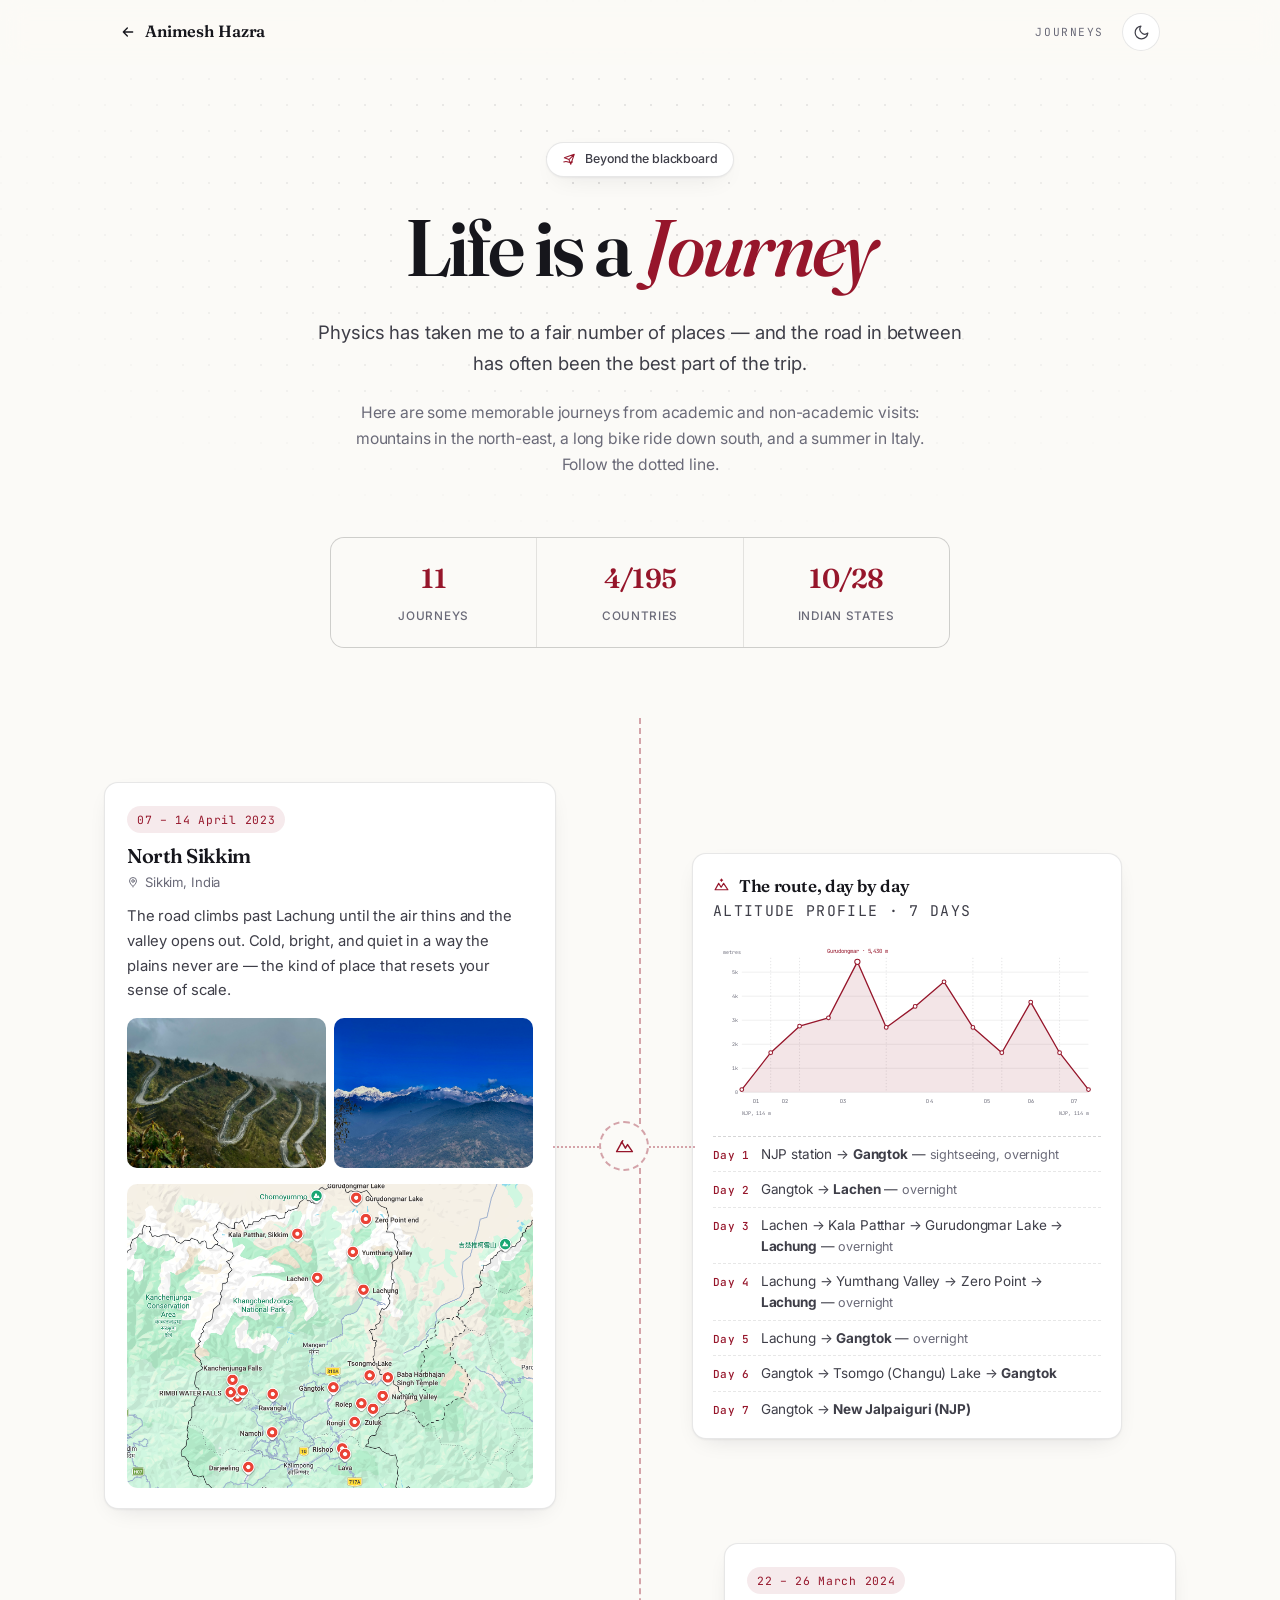
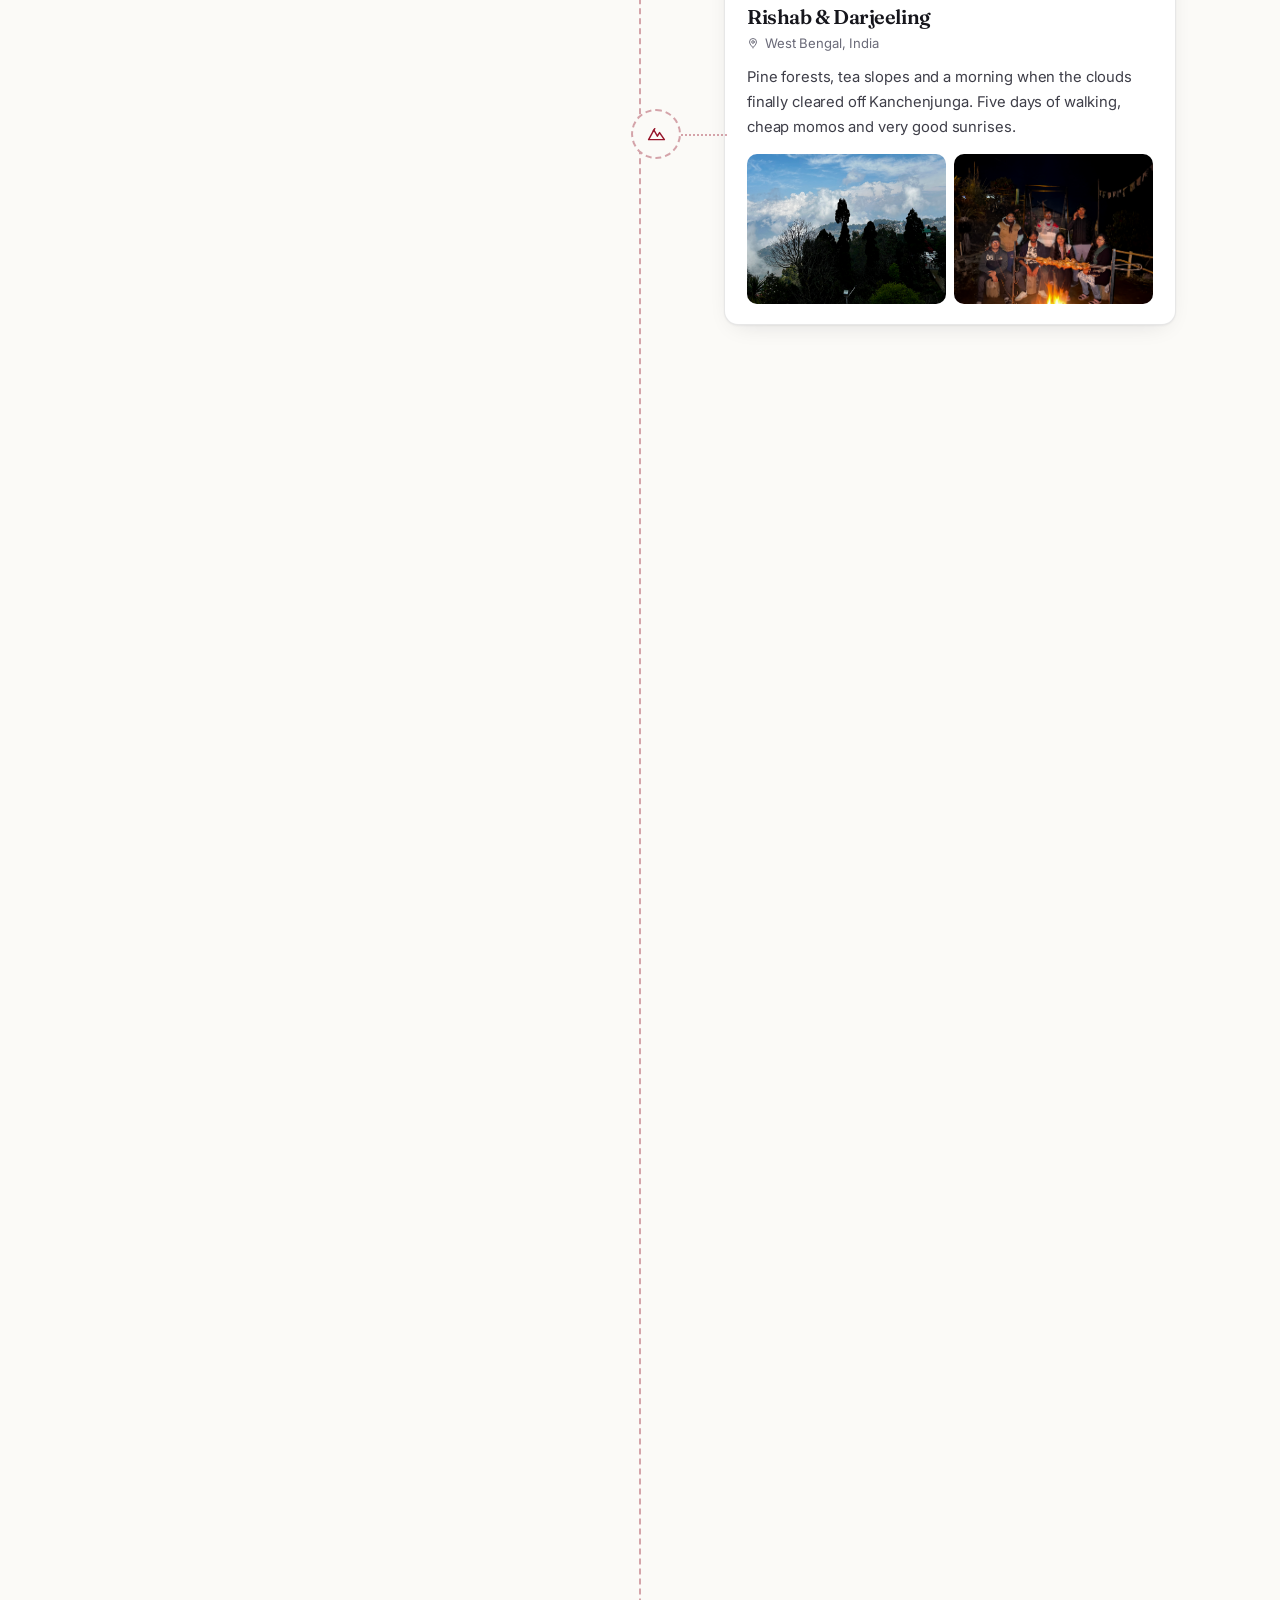
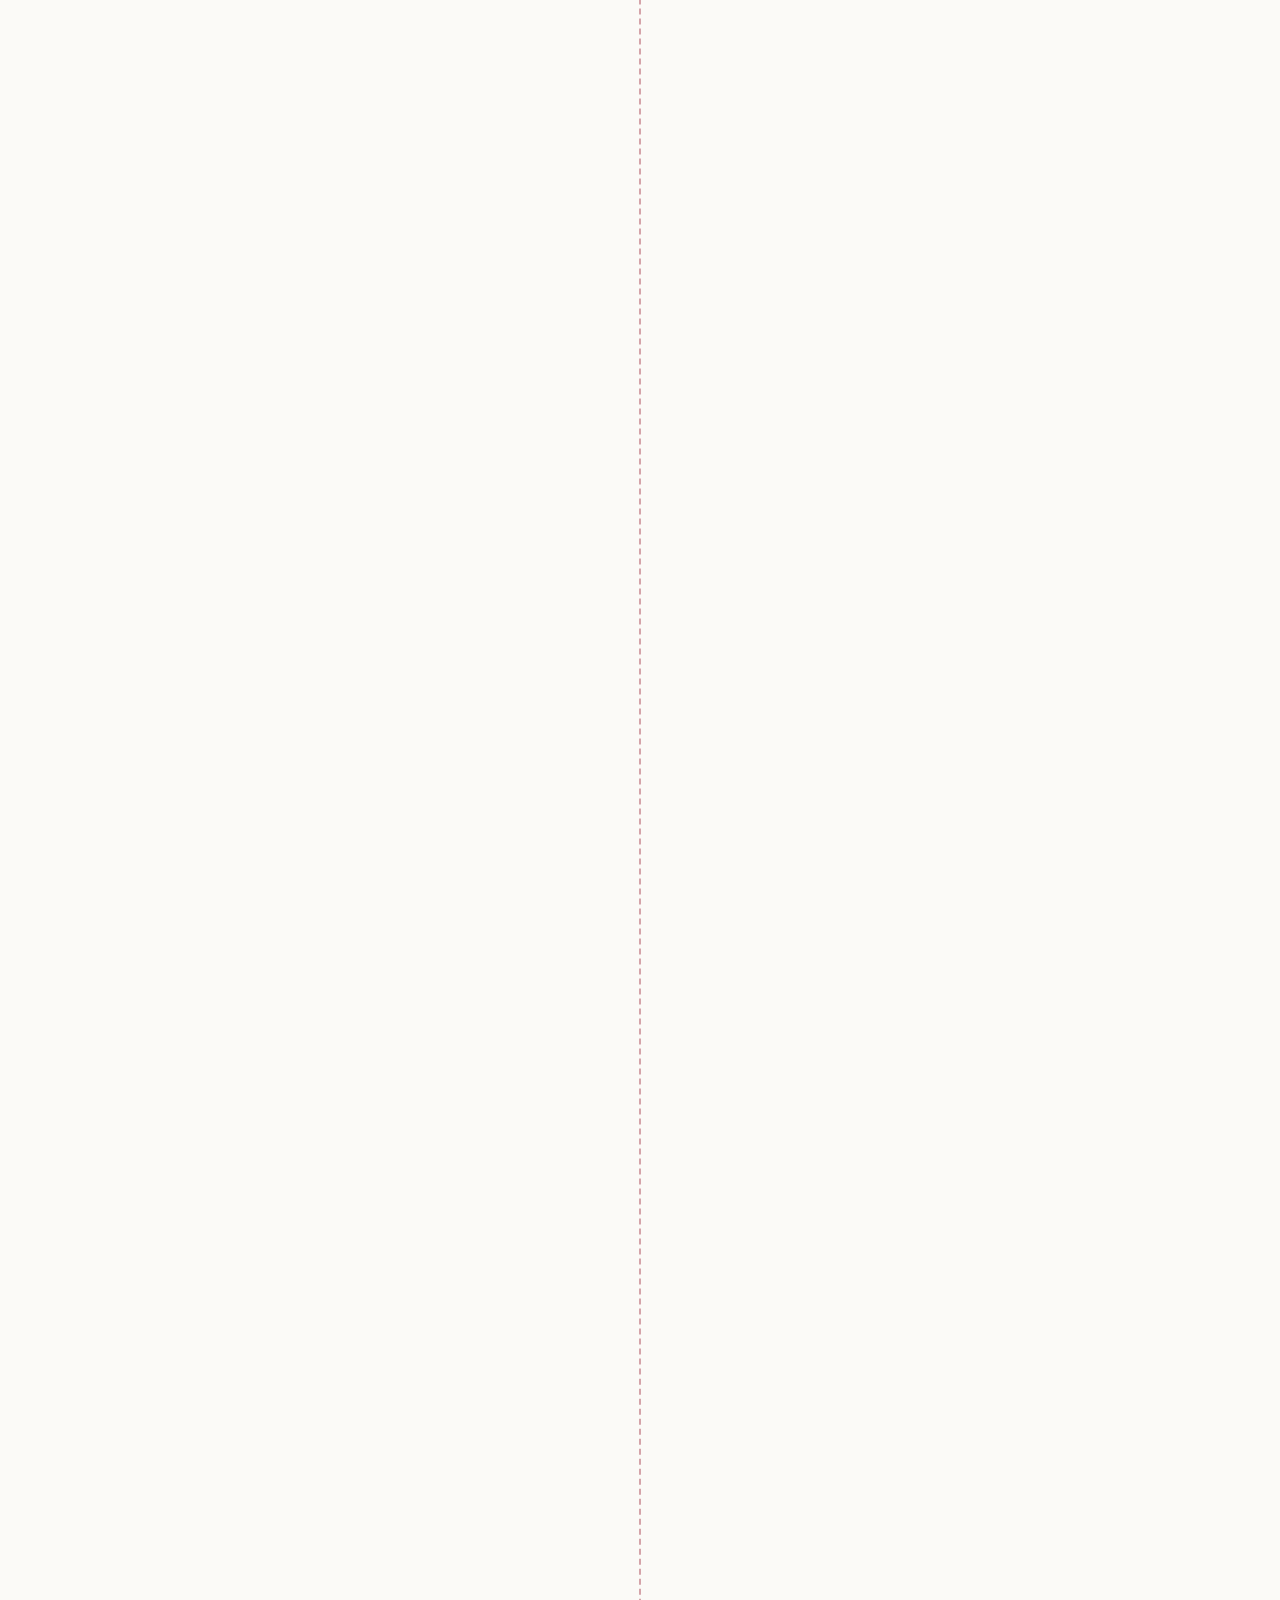
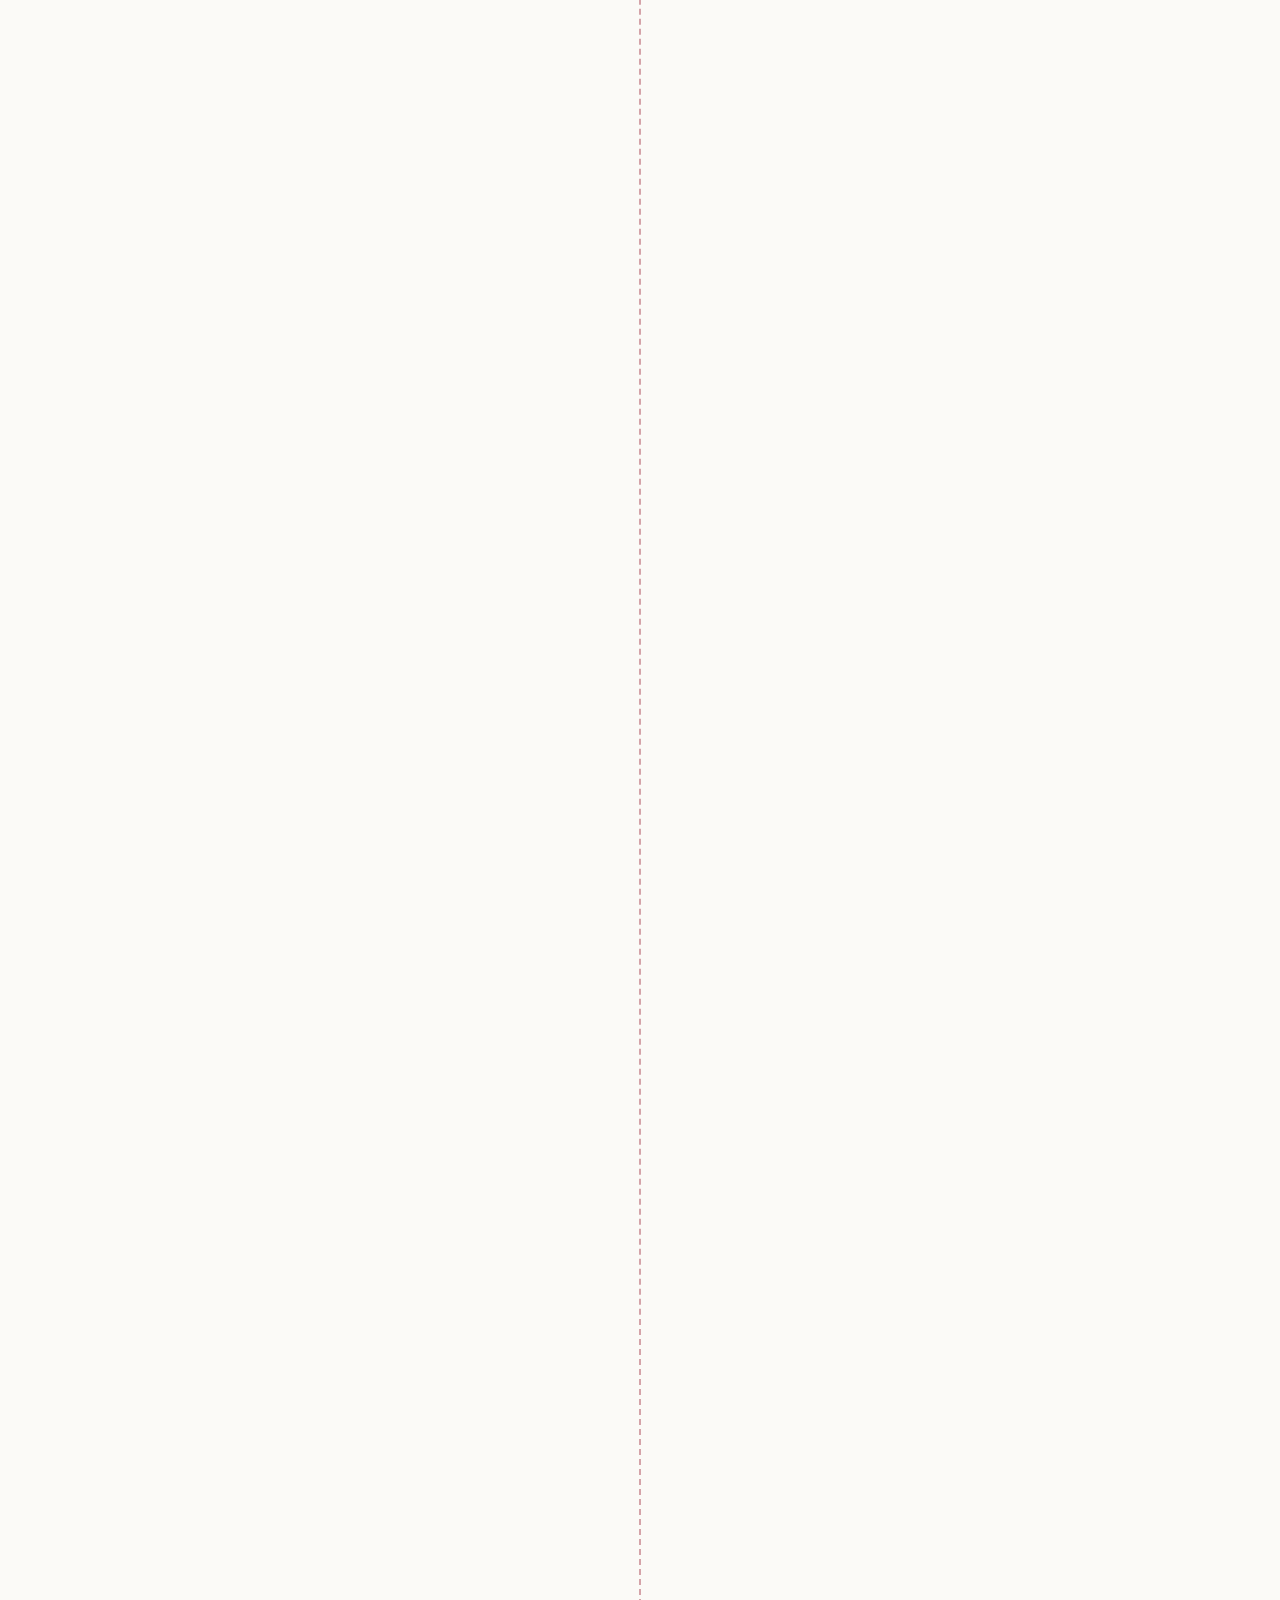
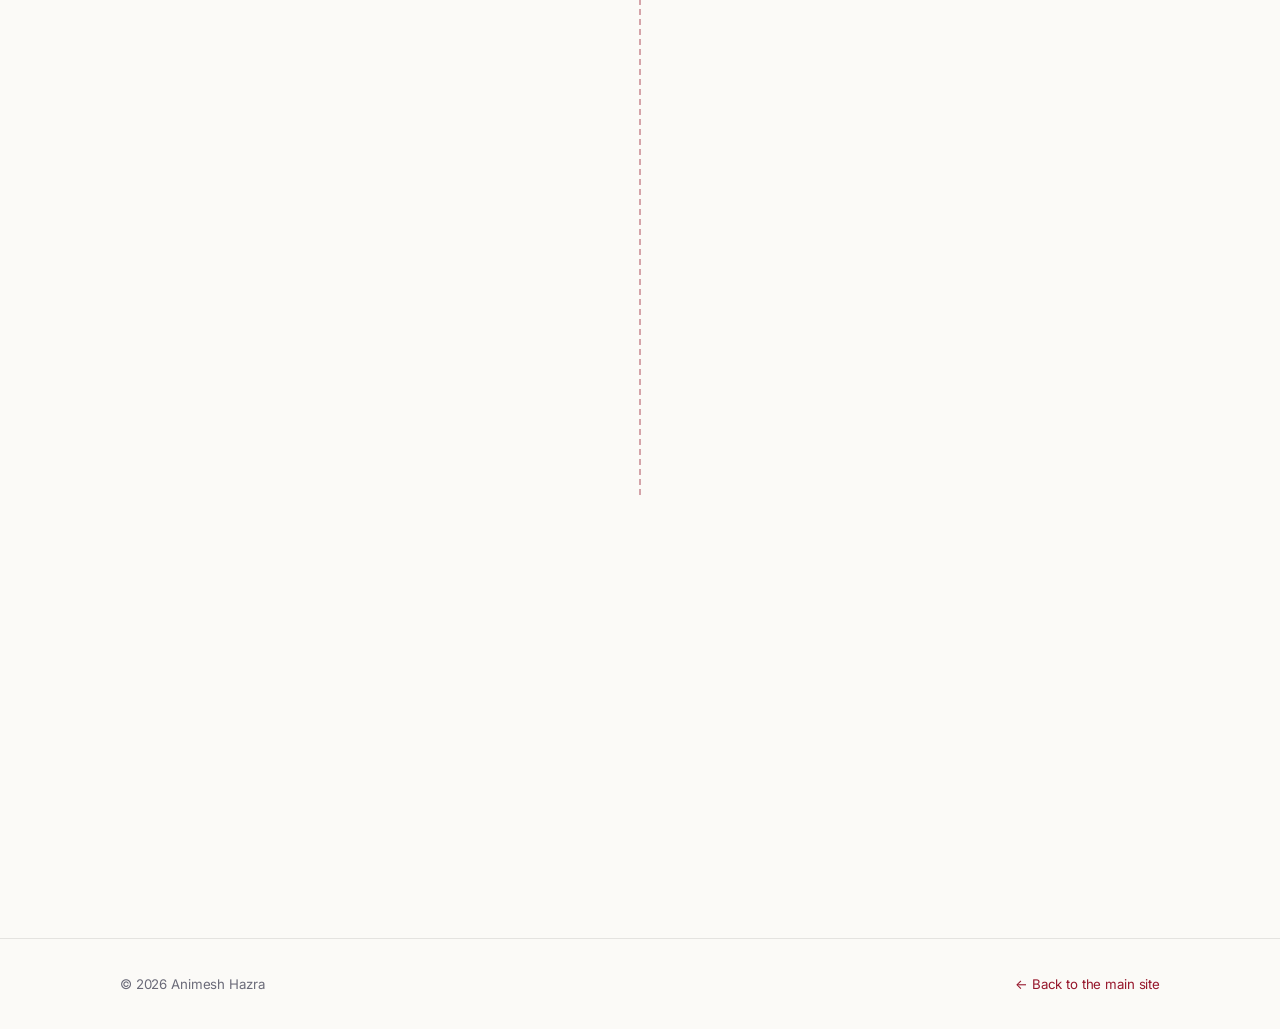
<file: journey.html>
<!DOCTYPE html>
<html lang="en" data-theme="auto">
<head>
<meta charset="utf-8">
<meta name="viewport" content="width=device-width, initial-scale=1">
<title>Life is a Journey — Animesh Hazra</title>
<meta name="description" content="Travel stories and memorable trips from academic and non-academic visits — Sikkim, Karnataka, Assam, Meghalaya, Italy and more.">
<meta name="author" content="Animesh Hazra">
<meta property="og:title" content="Life is a Journey — Animesh Hazra">
<meta property="og:description" content="Memorable trips from academic and non-academic visits.">
<meta property="og:type" content="article">

<link rel="icon" href="data:image/svg+xml,%3Csvg xmlns='http://www.w3.org/2000/svg' viewBox='0 0 100 100'%3E%3Ctext y='.9em' font-size='90'%3E%F0%9F%8F%94%3C/text%3E%3C/svg%3E">

<link rel="preconnect" href="https://fonts.googleapis.com">
<link rel="preconnect" href="https://fonts.gstatic.com" crossorigin>
<link href="https://fonts.googleapis.com/css2?family=Fraunces:ital,opsz,wght@0,9..144,300..700;1,9..144,300..600&family=Inter:wght@300..700&family=JetBrains+Mono:wght@400;500&display=swap" rel="stylesheet">

<style>
/* ============================================================
   1. DESIGN TOKENS  (kept identical to index.html)
   ============================================================ */
:root{
  --font-display:'Fraunces',Georgia,'Times New Roman',serif;
  --font-body:'Inter',-apple-system,BlinkMacSystemFont,'Segoe UI',sans-serif;
  --font-mono:'JetBrains Mono',ui-monospace,'SFMono-Regular',Menlo,monospace;

  --maxw:1120px;
  --radius:14px;
  --radius-sm:8px;
  --ease:cubic-bezier(.22,.61,.36,1);

  --bg:#FBFAF7;
  --bg-alt:#F3F1EC;
  --surface:#FFFFFF;
  --surface-2:#F7F5F1;
  --text:#16161C;
  --text-2:#3E3E48;
  --muted:#6A6A78;
  --border:rgba(22,22,28,.10);
  --border-strong:rgba(22,22,28,.18);
  --accent:#96162B;
  --accent-soft:rgba(150,22,43,.09);
  --accent-2:#6E7F24;
  --accent-2-soft:rgba(110,127,36,.12);
  --shadow:0 1px 2px rgba(20,20,30,.05),0 8px 26px -12px rgba(20,20,30,.16);
  --shadow-lg:0 2px 6px rgba(20,20,30,.06),0 24px 54px -22px rgba(20,20,30,.26);
  --dash:rgba(150,22,43,.38);
  --scrim:rgba(251,250,247,.78);
  color-scheme:light;
}
:root[data-theme="dark"]{
  --bg:#0C0E13; --bg-alt:#11141B; --surface:#151922; --surface-2:#1B2029;
  --text:#EDEDF2; --text-2:#C8CAD4; --muted:#939AAA;
  --border:rgba(255,255,255,.10); --border-strong:rgba(255,255,255,.20);
  --accent:#F2637D; --accent-soft:rgba(242,99,125,.13);
  --accent-2:#BACF5E; --accent-2-soft:rgba(186,207,94,.14);
  --shadow:0 1px 2px rgba(0,0,0,.4),0 10px 30px -14px rgba(0,0,0,.7);
  --shadow-lg:0 2px 8px rgba(0,0,0,.45),0 28px 60px -24px rgba(0,0,0,.8);
  --dash:rgba(242,99,125,.42);
  --scrim:rgba(12,14,19,.76);
  color-scheme:dark;
}
@media (prefers-color-scheme:dark){
  :root[data-theme="auto"]{
    --bg:#0C0E13; --bg-alt:#11141B; --surface:#151922; --surface-2:#1B2029;
    --text:#EDEDF2; --text-2:#C8CAD4; --muted:#939AAA;
    --border:rgba(255,255,255,.10); --border-strong:rgba(255,255,255,.20);
    --accent:#F2637D; --accent-soft:rgba(242,99,125,.13);
    --accent-2:#BACF5E; --accent-2-soft:rgba(186,207,94,.14);
    --shadow:0 1px 2px rgba(0,0,0,.4),0 10px 30px -14px rgba(0,0,0,.7);
    --shadow-lg:0 2px 8px rgba(0,0,0,.45),0 28px 60px -24px rgba(0,0,0,.8);
    --dash:rgba(242,99,125,.42);
    --scrim:rgba(12,14,19,.76);
    color-scheme:dark;
  }
}

/* ============================================================
   2. BASE
   ============================================================ */
*,*::before,*::after{box-sizing:border-box}
html{scroll-behavior:smooth;scroll-padding-top:86px;-webkit-text-size-adjust:100%}
body{
  margin:0;background:var(--bg);color:var(--text);
  font-family:var(--font-body);font-size:16.5px;line-height:1.68;
  letter-spacing:-.008em;-webkit-font-smoothing:antialiased;-moz-osx-font-smoothing:grayscale;
  overflow-x:hidden;transition:background-color .35s var(--ease),color .35s var(--ease);
}
h1,h2,h3,h4{font-family:var(--font-display);font-weight:600;line-height:1.15;letter-spacing:-.022em;margin:0}
p{margin:0 0 1em}
a{color:var(--accent);text-decoration:none;transition:color .2s}
a:hover{color:var(--text)}
img{max-width:100%;display:block}
::selection{background:var(--accent);color:#fff}
:focus-visible{outline:2.5px solid var(--accent);outline-offset:3px;border-radius:4px}
.wrap{max-width:var(--maxw);margin:0 auto;padding:0 clamp(16px,4vw,40px)}

/* ============================================================
   3. NAV
   ============================================================ */
.nav{
  position:fixed;top:0;left:0;right:0;z-index:100;
  backdrop-filter:blur(14px) saturate(1.5);-webkit-backdrop-filter:blur(14px) saturate(1.5);
  background:var(--scrim);border-bottom:1px solid transparent;
  transition:border-color .3s,background-color .35s var(--ease);
}
.nav.scrolled{border-bottom-color:var(--border)}
.nav-in{display:flex;align-items:center;gap:14px;height:64px;max-width:var(--maxw);margin:0 auto;padding:0 clamp(16px,4vw,40px)}
.back{
  display:inline-flex;align-items:center;gap:9px;margin-right:auto;
  font-family:var(--font-display);font-weight:600;font-size:1.02rem;color:var(--text);
}
.back:hover{color:var(--accent)}
.back svg{width:16px;height:16px;fill:none;stroke:currentColor;stroke-width:2;stroke-linecap:round;stroke-linejoin:round}
.nav-tag{
  font-family:var(--font-mono);font-size:.7rem;letter-spacing:.14em;text-transform:uppercase;
  color:var(--muted);padding-right:4px;
}
.icon-btn{
  flex:none;display:grid;place-items:center;width:38px;height:38px;
  border:1px solid var(--border);border-radius:99px;background:var(--surface);
  color:var(--text-2);cursor:pointer;padding:0;
  transition:border-color .2s,color .2s,transform .2s var(--ease);
}
.icon-btn:hover{border-color:var(--border-strong);color:var(--accent);transform:translateY(-1px)}
.icon-btn svg{width:17px;height:17px;fill:none;stroke:currentColor;stroke-width:1.7;stroke-linecap:round;stroke-linejoin:round}
.sun{display:none}
:root[data-theme="dark"] .sun{display:block}
:root[data-theme="dark"] .moon{display:none}
@media (prefers-color-scheme:dark){
  :root[data-theme="auto"] .sun{display:block}
  :root[data-theme="auto"] .moon{display:none}
}

/* ============================================================
   4. HERO
   ============================================================ */
.hero{position:relative;padding:142px 0 70px;overflow:hidden;text-align:center}
.hero::before{
  content:'';position:absolute;inset:0;pointer-events:none;
  background-image:radial-gradient(circle at 1px 1px,var(--border-strong) 1px,transparent 0);
  background-size:26px 26px;
  -webkit-mask-image:radial-gradient(70% 60% at 50% 30%,#000 0%,transparent 78%);
  mask-image:radial-gradient(70% 60% at 50% 30%,#000 0%,transparent 78%);
  opacity:.75;
}
.hero-in{position:relative;z-index:2}
.eyebrow{
  display:inline-flex;align-items:center;gap:9px;margin-bottom:24px;
  padding:6px 15px;border:1px solid var(--border);border-radius:99px;
  background:var(--surface);box-shadow:var(--shadow);
  font-size:.775rem;font-weight:500;color:var(--text-2);
}
.eyebrow svg{width:14px;height:14px;fill:none;stroke:var(--accent);stroke-width:1.8;stroke-linecap:round;stroke-linejoin:round}
h1.big{font-size:clamp(2.7rem,8vw,5rem);letter-spacing:-.035em;margin-bottom:.3em}
h1.big em{font-style:italic;color:var(--accent);font-weight:500}
.lede{max-width:56ch;margin:0 auto 1.1em;color:var(--text-2);font-size:clamp(1rem,2.1vw,1.16rem)}
.sub{max-width:58ch;margin:0 auto;color:var(--muted);font-size:.98rem}

.counts{
  display:grid;grid-template-columns:repeat(3,1fr);gap:1px;
  margin:58px auto 0;max-width:620px;background:var(--border);
  border:1px solid var(--border);border-radius:var(--radius);overflow:hidden;
}
.count{background:var(--bg);padding:18px 12px}
.count b{display:block;font-family:var(--font-display);font-size:1.7rem;font-weight:600;color:var(--accent);letter-spacing:-.03em}
.count span{font-size:.735rem;color:var(--muted);letter-spacing:.06em;text-transform:uppercase;font-weight:500}

/* ============================================================
   5. THE DOTTED TRAIL
   ============================================================ */
.trail{position:relative;padding:40px 0 30px}

/* central dotted spine */
.trail::before{
  content:'';position:absolute;left:50%;top:0;bottom:120px;
  border-left:2px dashed var(--dash);transform:translateX(-1px);
}

.stop{position:relative;display:grid;grid-template-columns:1fr 92px 1fr;align-items:center;margin-bottom:34px}
.stop:last-of-type{margin-bottom:0}

/* node marker on the spine */
.node{
  grid-column:2;grid-row:1;justify-self:center;position:relative;z-index:3;
  width:50px;height:50px;border-radius:99px;display:grid;place-items:center;
  background:var(--bg);border:2px dashed var(--dash);color:var(--accent);
  transition:transform .3s var(--ease),border-color .3s,background-color .3s,color .3s;
}
.node svg{width:21px;height:21px;fill:none;stroke:currentColor;stroke-width:1.7;stroke-linecap:round;stroke-linejoin:round}
.stop:hover .node{transform:scale(1.12) rotate(-4deg);border-style:solid;border-color:var(--accent);background:var(--accent);color:#fff}

/* dotted connector from spine to card */
.stop::after{
  content:'';position:absolute;top:50%;width:46px;
  border-top:2px dotted var(--dash);
}
.stop.left::after{right:50%;margin-right:25px}
.stop.right::after{left:50%;margin-left:25px}

.card{
  background:var(--surface);border:1px solid var(--border);border-radius:var(--radius);
  padding:22px 22px 20px;box-shadow:var(--shadow);
  transition:transform .3s var(--ease),box-shadow .3s var(--ease),border-color .3s;
}
.stop:hover .card{transform:translateY(-4px);box-shadow:var(--shadow-lg);border-color:var(--border-strong)}
.stop .card{grid-row:1}
.stop.left .card{grid-column:1;margin-right:22px}
.stop.right .card{grid-column:3;margin-left:22px}

.when{
  display:inline-block;font-family:var(--font-mono);font-size:.71rem;letter-spacing:.06em;
  color:var(--accent);background:var(--accent-soft);
  padding:4px 10px;border-radius:99px;margin-bottom:11px;
}
.card h3{font-size:1.25rem;margin-bottom:.18em}
.where{
  display:flex;align-items:center;gap:6px;flex-wrap:wrap;
  font-size:.82rem;color:var(--muted);margin-bottom:.85em;
}
.where svg{width:12px;height:12px;fill:none;stroke:currentColor;stroke-width:1.9;stroke-linecap:round;stroke-linejoin:round;flex:none}
.card p{font-size:.925rem;color:var(--text-2);margin:0 0 15px}

/* photo slots */
.shots{display:grid;gap:8px}
.shots.two{grid-template-columns:1fr 1fr}
.shot{margin:0;position:relative;border-radius:10px;overflow:hidden;background:var(--surface-2);aspect-ratio:4/3}
.shot img{width:100%;height:100%;object-fit:cover;transition:transform .5s var(--ease)}
.stop:hover .shot img{transform:scale(1.045)}
.shot figcaption{display:none}
.shot.empty{border:1px dashed var(--border-strong)}
.shot.empty figcaption{
  display:grid;place-items:center;height:100%;padding:10px;text-align:center;
  font-family:var(--font-mono);font-size:.68rem;color:var(--muted);line-height:1.5;word-break:break-all;
}
.shot.empty figcaption::before{
  content:'';display:block;width:22px;height:22px;margin:0 auto 7px;border-radius:5px;
  border:1.5px solid var(--border-strong);
  background:
    radial-gradient(circle at 32% 34%,var(--border-strong) 2.2px,transparent 0),
    linear-gradient(135deg,transparent 52%,var(--border-strong) 52%,var(--border-strong) 62%,transparent 62%);
}

/* ---- route / altitude panel opposite the card ---- */
.stop.split .route-card{grid-column:3;grid-row:1;margin-left:22px;padding:22px 20px 18px}
.stop.split::before{
  content:'';position:absolute;top:50%;width:46px;
  border-top:2px dotted var(--dash);left:50%;margin-left:25px;
}
.route-head{display:flex;align-items:center;gap:9px;margin-bottom:4px}
.route-head svg{width:17px;height:17px;flex:none;fill:none;stroke:var(--accent);stroke-width:1.7;stroke-linecap:round;stroke-linejoin:round}
.route-head h4{font-family:var(--font-display);font-size:1.06rem;font-weight:600;margin:0}
.route-sub{font-family:var(--font-mono);font-size:.68rem;letter-spacing:.09em;text-transform:uppercase;color:var(--muted);margin:0 0 12px 26px}

.profile{width:100%;height:auto;display:block;margin-bottom:6px;overflow:visible}
.profile .gridline{stroke:var(--border);stroke-width:1}
.profile .tick{fill:var(--muted);font-family:var(--font-mono);font-size:8px;text-anchor:end}
.profile .area{fill:var(--accent);opacity:.11}
.profile .track{fill:none;stroke:var(--accent);stroke-width:2.1;stroke-linejoin:round;stroke-linecap:round}
.profile .dot{fill:var(--surface);stroke:var(--accent);stroke-width:1.6}
.profile .dayline{stroke:var(--border-strong);stroke-width:1;stroke-dasharray:2 3}
.profile .daylab{fill:var(--muted);font-family:var(--font-mono);font-size:8.5px;text-anchor:middle;letter-spacing:.04em}
.profile .peak{fill:var(--accent);font-family:var(--font-mono);font-size:9px;text-anchor:middle}
.profile .unit{fill:var(--muted);font-family:var(--font-mono);font-size:8px;text-anchor:start}

.itin{list-style:none;margin:14px 0 0;padding:0;border-top:1px dashed var(--border-strong)}
.itin li{
  display:grid;grid-template-columns:auto 1fr;gap:11px;align-items:baseline;
  padding:7px 0;border-bottom:1px dashed var(--border);
}
.itin li:last-child{border-bottom:0;padding-bottom:0}
.itin b{font-family:var(--font-mono);font-size:.69rem;color:var(--accent);font-weight:500;letter-spacing:.03em;white-space:nowrap}
.itin span{font-size:.845rem;color:var(--text-2);line-height:1.5}
.itin em{font-style:normal;color:var(--muted);font-size:.93em}

/* trail end */
.trail-end{position:relative;text-align:center;padding-top:26px}
.trail-end .node{margin:0 auto;border-style:dotted}
.trail-end p{margin:16px 0 0;font-family:var(--font-display);font-style:italic;font-size:1.12rem;color:var(--muted)}

/* ============================================================
   6. FOOTER
   ============================================================ */
/* social strip */
.social-strip{text-align:center;margin-top:72px;padding-top:44px;border-top:1px dashed var(--border-strong)}
.social-strip h2{font-size:clamp(1.3rem,3vw,1.65rem);margin-bottom:.4em}
.social-strip > p{color:var(--muted);font-size:.95rem;max-width:46ch;margin:0 auto 24px}
.socials{display:flex;flex-wrap:wrap;gap:11px;justify-content:center}
.soc{
  width:46px;height:46px;border-radius:99px;display:grid;place-items:center;
  border:1px solid var(--border);background:var(--surface);color:var(--text-2);
  box-shadow:var(--shadow);
  transition:color .22s,border-color .22s,transform .22s var(--ease),box-shadow .22s var(--ease);
}
.soc:hover{color:var(--accent);border-color:var(--accent);transform:translateY(-3px);box-shadow:var(--shadow-lg)}
.soc svg{width:19px;height:19px;fill:currentColor}
.soc svg.line{fill:none;stroke:currentColor;stroke-width:1.8;stroke-linecap:round;stroke-linejoin:round}

footer{padding:34px 0;margin-top:70px;border-top:1px solid var(--border)}
.foot-in{display:flex;flex-wrap:wrap;gap:14px;justify-content:space-between;align-items:center;font-size:.83rem;color:var(--muted)}

/* ============================================================
   7. REVEAL
   ============================================================ */
.rv{opacity:0;transform:translateY(24px);transition:opacity .75s var(--ease),transform .75s var(--ease)}
.stop.left.rv{transform:translateY(24px) translateX(-16px)}
.stop.right.rv{transform:translateY(24px) translateX(16px)}
.rv.in{opacity:1;transform:none}

/* ============================================================
   8. RESPONSIVE
   ============================================================ */
@media (max-width:860px){
  .hero{padding:112px 0 52px}
  .counts{margin-top:40px}
  .trail::before{left:25px;bottom:150px}
  .stop{grid-template-columns:50px 1fr;margin-bottom:26px;align-items:start}
  .node{grid-column:1;grid-row:1;justify-self:start;width:50px;height:50px}
  .stop::after{top:25px;width:22px}
  .stop.left::after,.stop.right::after{left:50px;right:auto;margin:0}
  .stop.left .card,.stop.right .card{grid-column:2;margin:0 0 0 24px}
  .stop.split .route-card{grid-column:2;grid-row:2;margin:16px 0 0 24px}
  .stop.split::before{display:none}
  .stop.left.rv,.stop.right.rv{transform:translateY(24px)}
  .trail-end{text-align:left;padding-left:0}
  .trail-end .node{margin:0}
}
@media (max-width:520px){
  body{font-size:15.8px}
  .count{padding:16px 6px}
  .count b{font-size:1.5rem}
  .count span{font-size:.68rem;letter-spacing:.03em}
  .shots.two{grid-template-columns:1fr}
  /* the SVG shrinks on phones, so scale its type up in user units */
  .route-sub{font-size:.62rem;letter-spacing:.06em}
  .profile .tick,.profile .unit{font-size:15px}
  .profile .daylab{font-size:16px}
  .profile .peak{font-size:16px}
  .itin li{grid-template-columns:1fr;gap:2px}
  .stop{grid-template-columns:42px 1fr}
  .node{width:42px;height:42px}
  .node svg{width:18px;height:18px}
  .trail::before{left:21px}
  .stop::after{top:21px;width:16px;left:42px}
  .stop.left .card,.stop.right .card{margin-left:18px}
}
@media (prefers-reduced-motion:reduce){
  *,*::before,*::after{animation-duration:.001ms!important;transition-duration:.001ms!important}
  html{scroll-behavior:auto}
  .rv{opacity:1;transform:none}
}
@media print{
  .nav{display:none}
  body{background:#fff;color:#000}
  .stop{break-inside:avoid}
}
</style>
</head>
<body>

<nav class="nav" id="nav">
  <div class="nav-in">
    <a class="back" href="index.html">
      <svg viewBox="0 0 24 24" aria-hidden="true"><path d="M19 12H5M11 18l-6-6 6-6"/></svg>
      Animesh Hazra
    </a>
    <span class="nav-tag">Journeys</span>
    <button class="icon-btn" id="themeBtn" type="button" aria-label="Toggle colour theme" title="Toggle light / dark">
      <svg class="moon" viewBox="0 0 24 24" aria-hidden="true"><path d="M21 12.8A9 9 0 1 1 11.2 3a7 7 0 0 0 9.8 9.8z"/></svg>
      <svg class="sun" viewBox="0 0 24 24" aria-hidden="true"><circle cx="12" cy="12" r="4.2"/><path d="M12 2v2M12 20v2M4.9 4.9l1.4 1.4M17.7 17.7l1.4 1.4M2 12h2M20 12h2M4.9 19.1l1.4-1.4M17.7 6.3l1.4-1.4"/></svg>
    </button>
  </div>
</nav>

<!-- ========================= HERO ========================= -->
<header class="hero">
  <div class="wrap hero-in">
    <span class="eyebrow">
      <svg viewBox="0 0 24 24" aria-hidden="true"><path d="M3 17c2.5-1 5-1 7.5 0s5 1 7.5 0"/><path d="m21 4-9 9M21 4l-6 17-3-8-8-3z"/></svg>
      Beyond the blackboard
    </span>
    <h1 class="big">Life is a <em>Journey</em></h1>
    <p class="lede">Physics has taken me to a fair number of places &mdash; and the road in between has often been the best part of the trip.</p>
    <p class="sub">Here are some memorable journeys from academic and non-academic visits: mountains in the north-east, a long bike ride down south, and a summer in Italy. Follow the dotted line.</p>

    <div class="counts rv">
      <div class="count"><b>11</b><span>Journeys</span></div>
      <div class="count"><b>4/195</b><span>Countries</span></div>
      <div class="count"><b>10/28</b><span>Indian states</span></div>
    </div>
  </div>
</header>

<!-- ========================= THE TRAIL ========================= -->
<main class="wrap">
  <div class="trail">

    <!-- ----------April 2023 · North Sikkim ---------- -->
    <article class="stop left split rv">
      <div class="node">
        <svg viewBox="0 0 24 24" aria-hidden="true"><path d="m3 19 6-11 4 7 2.5-4L21 19z"/><path d="M8.2 9.4 10 6.5"/></svg>
      </div>
      <div class="card">
        <span class="when">07 &ndash; 14 April 2023</span>
        <h3>North Sikkim</h3>
        <div class="where">
          <svg viewBox="0 0 24 24" aria-hidden="true"><path d="M12 21s7-5.7 7-11a7 7 0 1 0-14 0c0 5.3 7 11 7 11z"/><circle cx="12" cy="10" r="2.6"/></svg>
          Sikkim, India
        </div>
        <!-- EDIT: replace with your own few lines -->
        <p>The road climbs past Lachung until the air thins and the valley opens out. Cold, bright, and quiet in a way the plains never are &mdash; the kind of place that resets your sense of scale.</p>
        <div class="shots two">
          <figure class="shot"><img src="tphotos/north-sikkim-1.jpg" alt="North Sikkim" loading="lazy" onerror="this.closest('.shot').classList.add('empty');this.remove()"><figcaption>tphotos/north-sikkim-1.jpg</figcaption></figure>
          <figure class="shot"><img src="tphotos/north-sikkim-2.jpg" alt="North Sikkim" loading="lazy" onerror="this.closest('.shot').classList.add('empty');this.remove()"><figcaption>tphotos/north-sikkim-2.jpg</figcaption></figure>
        </div>
         <div class="shots" style="margin-top:16px">
          <figure class="shot"><img src="tphotos/map_sikkim.png" alt="North Sikkim" loading="lazy" onerror="this.closest('.shot').classList.add('empty');this.remove()"><figcaption>tphotos/map_sikkim.png</figcaption></figure>
        </div>
      </div>

      <!-- ===== route + altitude schematic =====
           Waypoints in order: NJP 114 · Gangtok 1650 · Lachen 2750 · Kala Patthar 3100 ·
           Gurudongmar 5430 · Lachung 2700 · Yumthang 3575 · Zero Point 4600 ·
           Lachung 2700 · Gangtok 1650 · Tsomgo 3753 · Gangtok 1650 · NJP 114  (metres, approx.)
           To change a point, edit its y in BOTH the .area and .track point lists:
           y = 245 - (altitude / 5600) * 215                                  -->
      <aside class="card route-card">
        <div class="route-head">
          <svg viewBox="0 0 24 24" aria-hidden="true"><path d="m3 18 5-9 3.5 5.5L15 9l6 9z"/><path d="M12 3v3M10.5 4.5h3"/></svg>
          <h4>The route, day by day</h4>
        </div>
        <p class="route-sub">Altitude profile &middot; 7 days</p>

        <svg class="profile" viewBox="0 0 620 292" role="img" aria-label="Altitude profile of the seven-day North Sikkim route, rising from New Jalpaiguri at 114 metres to Gurudongmar Lake at 5430 metres and back">
          <!-- altitude gridlines -->
          <g class="gridline">
            <line x1="46" y1="245" x2="600" y2="245"/>
            <line x1="46" y1="206.6" x2="600" y2="206.6"/>
            <line x1="46" y1="168.2" x2="600" y2="168.2"/>
            <line x1="46" y1="129.8" x2="600" y2="129.8"/>
            <line x1="46" y1="91.4" x2="600" y2="91.4"/>
            <line x1="46" y1="53" x2="600" y2="53"/>
          </g>
          <g class="tick">
            <text x="40" y="248">0</text>
            <text x="40" y="209.6">1k</text>
            <text x="40" y="171.2">2k</text>
            <text x="40" y="132.8">3k</text>
            <text x="40" y="94.4">4k</text>
            <text x="40" y="56">5k</text>
          </g>
          <text class="unit" x="16" y="24">metres</text>

          <!-- day dividers -->
          <g class="dayline">
            <line x1="92.2" y1="30" x2="92.2" y2="245"/>
            <line x1="138.3" y1="30" x2="138.3" y2="245"/>
            <line x1="276.8" y1="30" x2="276.8" y2="245"/>
            <line x1="415.3" y1="30" x2="415.3" y2="245"/>
            <line x1="461.5" y1="30" x2="461.5" y2="245"/>
            <line x1="553.8" y1="30" x2="553.8" y2="245"/>
          </g>

          <!-- filled area under the route -->
          <polygon class="area" points="46,245 46,240.6 92.2,181.7 138.3,139.4 184.5,126 230.7,36.5 276.8,141.3 323,107.7 369.2,68.4 415.3,141.3 461.5,181.7 507.7,100.9 553.8,181.7 600,240.6 600,245"/>
          <!-- the route itself -->
          <polyline class="track" points="46,240.6 92.2,181.7 138.3,139.4 184.5,126 230.7,36.5 276.8,141.3 323,107.7 369.2,68.4 415.3,141.3 461.5,181.7 507.7,100.9 553.8,181.7 600,240.6"/>

          <!-- waypoints -->
          <g class="dot">
            <circle cx="46" cy="240.6" r="3"/>
            <circle cx="92.2" cy="181.7" r="3"/>
            <circle cx="138.3" cy="139.4" r="3"/>
            <circle cx="184.5" cy="126" r="3"/>
            <circle cx="230.7" cy="36.5" r="4.2"/>
            <circle cx="276.8" cy="141.3" r="3"/>
            <circle cx="323" cy="107.7" r="3"/>
            <circle cx="369.2" cy="68.4" r="3"/>
            <circle cx="415.3" cy="141.3" r="3"/>
            <circle cx="461.5" cy="181.7" r="3"/>
            <circle cx="507.7" cy="100.9" r="3"/>
            <circle cx="553.8" cy="181.7" r="3"/>
            <circle cx="600" cy="240.6" r="3"/>
          </g>

          <!-- highest point -->
          <text class="peak" x="230.7" y="22">Gurudongmar &middot; 5,430 m</text>

          <!-- day bands -->
          <g class="daylab">
            <text x="69.1" y="262">D1</text>
            <text x="115.2" y="262">D2</text>
            <text x="207.6" y="262">D3</text>
            <text x="346.1" y="262">D4</text>
            <text x="438.4" y="262">D5</text>
            <text x="507.7" y="262">D6</text>
            <text x="576.9" y="262">D7</text>
          </g>
          <g class="tick" style="text-anchor:start">
            <text x="46" y="282">NJP, 114 m</text>
          </g>
          <g class="tick">
            <text x="600" y="282">NJP, 114 m</text>
          </g>
        </svg>

        <ol class="itin">
          <li><b>Day 1</b><span>NJP station &rarr; <strong>Gangtok</strong> &mdash; <em>sightseeing, overnight</em></span></li>
          <li><b>Day 2</b><span>Gangtok &rarr; <strong>Lachen</strong> &mdash; <em>overnight</em></span></li>
          <li><b>Day 3</b><span>Lachen &rarr; Kala Patthar &rarr; Gurudongmar Lake &rarr; <strong>Lachung</strong> &mdash; <em>overnight</em></span></li>
          <li><b>Day 4</b><span>Lachung &rarr; Yumthang Valley &rarr; Zero Point &rarr; <strong>Lachung</strong> &mdash; <em>overnight</em></span></li>
          <li><b>Day 5</b><span>Lachung &rarr; <strong>Gangtok</strong> &mdash; <em>overnight</em></span></li>
          <li><b>Day 6</b><span>Gangtok &rarr; Tsomgo (Changu) Lake &rarr; <strong>Gangtok</strong></span></li>
          <li><b>Day 7</b><span>Gangtok &rarr; <strong>New Jalpaiguri (NJP)</strong></span></li>
        </ol>
      </aside>
    </article>

    <!-- ---------- Mar 2024 · Rishab, Darjeeling ---------- -->
    <article class="stop right rv">
      <div class="node">
        <svg viewBox="0 0 24 24" aria-hidden="true"><path d="m3 19 6-11 4 7 2.5-4L21 19z"/><path d="M8.2 9.4 10 6.5"/></svg>
      </div>
      <div class="card">
        <span class="when">22 &ndash; 26 March 2024</span>
        <h3>Rishab &amp; Darjeeling</h3>
        <div class="where">
          <svg viewBox="0 0 24 24" aria-hidden="true"><path d="M12 21s7-5.7 7-11a7 7 0 1 0-14 0c0 5.3 7 11 7 11z"/><circle cx="12" cy="10" r="2.6"/></svg>
          West Bengal, India
        </div>
        <!-- EDIT -->
        <p>Pine forests, tea slopes and a morning when the clouds finally cleared off Kanchenjunga. Five days of walking, cheap momos and very good sunrises.</p>
        <div class="shots two">
          <figure class="shot"><img src="tphotos/darjeeling-1.jpg" alt="Darjeeling" loading="lazy" onerror="this.closest('.shot').classList.add('empty');this.remove()"><figcaption>tphotos/darjeeling-1.jpg</figcaption></figure>
          <figure class="shot"><img src="tphotos/darjeeling-2.jpg" alt="Darjeeling" loading="lazy" onerror="this.closest('.shot').classList.add('empty');this.remove()"><figcaption>tphotos/darjeeling-2.jpg</figcaption></figure>
        </div>
      </div>
    </article>

    <!-- ---------- Sep 2024 · Bengaluru → Coorg ---------- -->
    <article class="stop left rv">
      <div class="node">
        <svg viewBox="0 0 24 24" aria-hidden="true"><circle cx="5.5" cy="17" r="3.2"/><circle cx="18.5" cy="17" r="3.2"/><path d="M5.5 17 9 9h5l3.5 8M9 9l-1-3H6"/><path d="M14 9h3.5"/></svg>
      </div>
      <div class="card">
        <span class="when">7 &ndash; 10 September 2024</span>
        <h3>Bike trip: Bengaluru &rarr; Coorg</h3>
        <div class="where">
          <svg viewBox="0 0 24 24" aria-hidden="true"><path d="M12 21s7-5.7 7-11a7 7 0 1 0-14 0c0 5.3 7 11 7 11z"/><circle cx="12" cy="10" r="2.6"/></svg>
          Karnataka, India
        </div>
        <!-- EDIT -->
        <p>Out of the city before sunrise and into coffee country by afternoon. Wet roads, mist hanging in the plantations, and the particular satisfaction of arriving somewhere entirely under your own throttle.</p>
        <div class="shots two">
          <figure class="shot"><img src="tphotos/coorg-1.jpg" alt="Coorg bike trip" loading="lazy" onerror="this.closest('.shot').classList.add('empty');this.remove()"><figcaption>tphotos/coorg-1.jpg</figcaption></figure>
          <figure class="shot"><img src="tphotos/coorg-2.jpg" alt="Coorg bike trip" loading="lazy" onerror="this.closest('.shot').classList.add('empty');this.remove()"><figcaption>tphotos/coorg-2.jpg</figcaption></figure>
        </div>
         <div class="shots" style="margin-top:16px">
          <figure class="shot"><img src="tphotos/map.png" alt="Coorg bike trip" loading="lazy" onerror="this.closest('.shot').classList.add('empty');this.remove()"><figcaption>tphotos/map.png</figcaption></figure>
        </div>
      </div>
    </article>

    <!-- ---------- Sep 2024 · Dhondenling ---------- -->
    <article class="stop right rv">
      <div class="node">
        <svg viewBox="0 0 24 24" aria-hidden="true"><path d="M4 21V10l8-6 8 6v11"/><path d="M9.5 21v-6h5v6"/><path d="M12 4V2"/></svg>
      </div>
      <div class="card">
        <span class="when">15 September 2024</span>
        <h3>Dhondenling</h3>
        <div class="where">
          <svg viewBox="0 0 24 24" aria-hidden="true"><path d="M12 21s7-5.7 7-11a7 7 0 1 0-14 0c0 5.3 7 11 7 11z"/><circle cx="12" cy="10" r="2.6"/></svg>
          Karnataka, India
        </div>
        <!-- EDIT -->
        <p>A day trip to the Tibetan settlement &mdash; prayer flags over maize fields, butter tea, and a monastery that feels a very long way from the rest of Karnataka.</p>
        <div class="shots">
          <figure class="shot"><img src="tphotos/dhondenling-1.jpg" alt="Dhondenling" loading="lazy" onerror="this.closest('.shot').classList.add('empty');this.remove()"><figcaption>tphotos/dhondenling-1.jpg</figcaption></figure>
        </div>
      </div>
    </article>

    <!-- ---------- Feb 2025 · Assam & Pelling ---------- -->
    <article class="stop left rv">
      <div class="node">
        <svg viewBox="0 0 24 24" aria-hidden="true"><path d="M3 17c2.5-1 5-1 7.5 0s5 1 7.5 0"/><path d="m21 4-9 9M21 4l-6 17-3-8-8-3z"/></svg>
      </div>
      <div class="card">
        <span class="when">23 &ndash; 28 February 2025</span>
        <h3>Dibrugarh, Guwahati &amp; Pelling</h3>
        <div class="where">
          <svg viewBox="0 0 24 24" aria-hidden="true"><path d="M12 21s7-5.7 7-11a7 7 0 1 0-14 0c0 5.3 7 11 7 11z"/><circle cx="12" cy="10" r="2.6"/></svg>
          Assam &amp; Sikkim, India
        </div>
        <!-- EDIT -->
        <p>Tea gardens along the Brahmaputra, then west and up: six days that ended with Kanchenjunga filling the whole window at Pelling. A long way to travel in one week, and worth every hour of it.</p>
        <div class="shots two">
          <figure class="shot"><img src="tphotos/assam-pelling-1.jpg" alt="Assam and Pelling" loading="lazy" onerror="this.closest('.shot').classList.add('empty');this.remove()"><figcaption>tphotos/assam-pelling-1.jpg</figcaption></figure>
          <figure class="shot"><img src="tphotos/assam-pelling-2.jpg" alt="Assam and Pelling" loading="lazy" onerror="this.closest('.shot').classList.add('empty');this.remove()"><figcaption>tphotos/assam-pelling-2.jpg</figcaption></figure>
        </div>
      </div>
    </article>

    <!-- ---------- May 2025 · Rolep ---------- -->
    <article class="stop right rv">
      <div class="node">
        <svg viewBox="0 0 24 24" aria-hidden="true"><path d="M3 17c1.8-3 3.6-3 5.4 0M3 12c1.8-3 3.6-3 5.4 0"/><path d="M12 20V7a4 4 0 0 1 8 0v2"/><path d="m16 4-2 3h4z"/></svg>
      </div>
      <div class="card">
        <span class="when">9 &ndash; 12 May 2025</span>
        <h3>Rolep</h3>
        <div class="where">
          <svg viewBox="0 0 24 24" aria-hidden="true"><path d="M12 21s7-5.7 7-11a7 7 0 1 0-14 0c0 5.3 7 11 7 11z"/><circle cx="12" cy="10" r="2.6"/></svg>
          East Sikkim, India
        </div>
        <!-- EDIT -->
        <p>A small village by the river, almost no phone signal, and the sound of water all night. The best kind of place to go when you have been staring at a screen for too many months.</p>
        <div class="shots two">
          <figure class="shot"><img src="tphotos/rolep-1.jpg" alt="Rolep" loading="lazy" onerror="this.closest('.shot').classList.add('empty');this.remove()"><figcaption>tphotos/rolep-1.jpg</figcaption></figure>
          <figure class="shot"><img src="tphotos/rolep-2.jpg" alt="Rolep" loading="lazy" onerror="this.closest('.shot').classList.add('empty');this.remove()"><figcaption>tphotos/rolep-2.jpg</figcaption></figure>
        </div>
      </div>
    </article>

    <!-- ---------- Jul 2025 · Italy ---------- -->
    <article class="stop left rv">
      <div class="node">
        <svg viewBox="0 0 24 24" aria-hidden="true"><path d="M2 16.5 21 4l-3.5 16.5-4.5-6z"/><path d="m13 14.5-4 5v-4"/></svg>
      </div>
      <div class="card">
        <span class="when">12 &ndash; 19 July 2025</span>
        <h3>Italy &mdash; Rome, Florence, Pisa</h3>
        <div class="where">
          <svg viewBox="0 0 24 24" aria-hidden="true"><path d="M12 21s7-5.7 7-11a7 7 0 1 0-14 0c0 5.3 7 11 7 11z"/><circle cx="12" cy="10" r="2.6"/></svg>
          Italy &middot; STATPHYS29, Florence
        </div>
        <!-- EDIT -->
        <p>My first trip outside India &mdash; a poster at STATPHYS29 in Florence, and the rest of the week spent walking. Rome in the heat, the Duomo at dusk, and a slightly unreasonable detour to Pisa.</p>
        <div class="shots two">
          <figure class="shot"><img src="tphotos/italy-1.jpg" alt="Italy" loading="lazy" onerror="this.closest('.shot').classList.add('empty');this.remove()"><figcaption>tphotos/italy-1.jpg</figcaption></figure>
          <figure class="shot"><img src="tphotos/italy-2.jpg" alt="Italy" loading="lazy" onerror="this.closest('.shot').classList.add('empty');this.remove()"><figcaption>tphotos/italy-2.jpg</figcaption></figure>
        </div>
      </div>
    </article>

    <!-- ---------- Nov 2025 · Parasnath ---------- -->
    <article class="stop right rv">
      <div class="node">
        <svg viewBox="0 0 24 24" aria-hidden="true"><path d="m3 19 6-11 4 7 2.5-4L21 19z"/><path d="M8.2 9.4 10 6.5"/></svg>
      </div>
      <div class="card">
        <span class="when">1 &ndash; 2 November 2025</span>
        <h3>Parasnath</h3>
        <div class="where">
          <svg viewBox="0 0 24 24" aria-hidden="true"><path d="M12 21s7-5.7 7-11a7 7 0 1 0-14 0c0 5.3 7 11 7 11z"/><circle cx="12" cy="10" r="2.6"/></svg>
          Jharkhand, India
        </div>
        <!-- EDIT -->
        <p>An overnight climb up Shikharji to reach the summit temples by first light &mdash; nine hours of stone steps and a view over Jharkhand that made the legs forgive everything.</p>
        <div class="shots two">
          <figure class="shot"><img src="tphotos/parasnath-1.jpg" alt="Parasnath" loading="lazy" onerror="this.closest('.shot').classList.add('empty');this.remove()"><figcaption>tphotos/parasnath-1.jpg</figcaption></figure>
          <figure class="shot"><img src="tphotos/parasnath-2.jpg" alt="Parasnath" loading="lazy" onerror="this.closest('.shot').classList.add('empty');this.remove()"><figcaption>tphotos/parasnath-2.jpg</figcaption></figure>
        </div>
      </div>
    </article>

    <!-- ---------- Mar 2026 · Meghalaya ---------- -->
    <article class="stop left rv">
      <div class="node">
        <svg viewBox="0 0 24 24" aria-hidden="true"><path d="M7 16a4 4 0 0 1 .6-8 5.5 5.5 0 0 1 10.5 1.6A3.4 3.4 0 0 1 17.5 16z"/><path d="M8 19.5v1.5M12 19v2M16 19.5v1.5"/></svg>
      </div>
      <div class="card">
        <span class="when">14 &ndash; 19 March 2026</span>
        <h3>Meghalaya</h3>
        <div class="where">
          <svg viewBox="0 0 24 24" aria-hidden="true"><path d="M12 21s7-5.7 7-11a7 7 0 1 0-14 0c0 5.3 7 11 7 11z"/><circle cx="12" cy="10" r="2.6"/></svg>
          Meghalaya, India
        </div>
        <!-- EDIT -->
        <p>Living root bridges, limestone caves and a great deal of rain &mdash; the abode of clouds earning its name. Six days, endless steps down into the gorges, and water clear enough to see every stone.</p>
        <div class="shots two">
          <figure class="shot"><img src="tphotos/meghalaya-1.jpg" alt="Meghalaya" loading="lazy" onerror="this.closest('.shot').classList.add('empty');this.remove()"><figcaption>tphotos/meghalaya-1.jpg</figcaption></figure>
          <figure class="shot"><img src="tphotos/meghalaya-2.jpg" alt="Meghalaya" loading="lazy" onerror="this.closest('.shot').classList.add('empty');this.remove()"><figcaption>tphotos/meghalaya-2.jpg</figcaption></figure>
        </div>
      </div>
    </article>

     <!-- ---------- May 2026 · Varansi---------- -->
    <article class="stop right rv">
      <div class="node">
        <svg viewBox="0 0 24 24" aria-hidden="true"><path d="M21.5 4.5h-4v3.6h-4v3.6h-4v3.6h-4v3.6"/><path d="M2.5 21c1.6-1.2 3.2-1.2 4.8 0s3.2 1.2 4.8 0 3.2-1.2 4.8 0 3.2 1.2 4.8 0"/></svg>
      </div>
      <div class="card">
        <span class="when">30 &ndash; 31 May 2026</span>
        <h3>Varanasi</h3>
        <div class="where">
          <svg viewBox="0 0 24 24" aria-hidden="true"><path d="M12 21s7-5.7 7-11a7 7 0 1 0-14 0c0 5.3 7 11 7 11z"/><circle cx="12" cy="10" r="2.6"/></svg>
          Uttar Pradesh, India
        </div>
        <!-- EDIT -->
        <p>Varanasi, one of the oldest cities in India, is famous for its beautiful ghats and spiritual atmosphere. I got the opportunity to visit this city for a short trip during an examination. We travelled from Kolkata by bus, which was my first experience of such a long journey. Despite the scorching summer heat, we explored the ghats, enjoyed the mesmerising Ganga Aarti, and tasted local delicacies like chaat and lassi.

The next day, we visited Kashi Vishwanath Temple but could not enter due to the huge crowd. We then explored Manikarnika Ghat and a quieter ghat nearby, where we took a refreshing dip in the Ganga. Bathing in the Ganga was one of the most beautiful experiences of the trip. It brought a sense of peace and happiness that I will always remember.

Later that evening, we enjoyed a boat ride on the Ganga. Watching the ghats from the river, with the city slowly settling into the evening, was a wonderful way to end our short visit.

Our trip to Varanasi was brief, and there were many places we could not explore. Yet, between the long bus journey, the spiritual atmosphere, the delicious local food, and the refreshing dip in the Ganga, we collected memories that will stay with us for a long time. Sometimes, even a short journey can leave a lasting impression, and Varanasi was certainly one of those places for me.. </p>
        <div class="shots two">
          <figure class="shot"><img src="tphotos/varanasi_1.jpg" alt="Varansi" loading="lazy" onerror="this.closest('.shot').classList.add('empty');this.remove()"><figcaption>tphotos/varanasi_1.jpg</figcaption></figure>
          <figure class="shot"><img src="tphotos/varanasi_2.jpg" alt="Varansi" loading="lazy" onerror="this.closest('.shot').classList.add('empty');this.remove()"><figcaption>tphotos/varanasi_2.jpg</figcaption></figure>
        </div>
      </div>
    </article>

     <!-- ---------- Oct 2026 · Jeju ---------- -->
    <article class="stop left rv">
      <div class="node">
        <svg viewBox="0 0 24 24" aria-hidden="true"><path d="M7 16a4 4 0 0 1 .6-8 5.5 5.5 0 0 1 10.5 1.6A3.4 3.4 0 0 1 17.5 16z"/><path d="M8 19.5v1.5M12 19v2M16 19.5v1.5"/></svg>
      </div>
      <div class="card">
        <span class="when">20 &ndash; 24 October 2026</span>
        <h3>Jeju Island</h3>
        <div class="where">
          <svg viewBox="0 0 24 24" aria-hidden="true"><path d="M12 21s7-5.7 7-11a7 7 0 1 0-14 0c0 5.3 7 11 7 11z"/><circle cx="12" cy="10" r="2.6"/></svg>
          Jeju, Korea
        </div>
        <!-- EDIT -->
        <p>an island that smells of tangerines — orange groves stretching quietly 
           along every hillside, unhurried and unhurried. The crowds never quite 
           reach the places that matter most; a cliff path, a lava field, a farmer’s lane lined with mandarin trees heavy with fruit.
           And always, always, the sea breeze — cool and salt-edged, way to your door. </p>
        <div class="shots two">
          <figure class="shot"><img src="tphotos/jeju-1.jpg" alt="Meghalaya" loading="lazy" onerror="this.closest('.shot').classList.add('empty');this.remove()"><figcaption>tphotos/jeju-1.jpg</figcaption></figure>
          <figure class="shot"><img src="tphotos/jeju-3.jpg" alt="Meghalaya" loading="lazy" onerror="this.closest('.shot').classList.add('empty');this.remove()"><figcaption>tphotos/jeju-3.jpg</figcaption></figure>
        </div>
      </div>
    </article>

    <!-- ---------- end of trail ---------- -->
    <div class="trail-end rv">
      <div class="node">
        <svg viewBox="0 0 24 24" aria-hidden="true"><path d="M12 21s7-5.7 7-11a7 7 0 1 0-14 0c0 5.3 7 11 7 11z"/><circle cx="12" cy="10" r="2.6"/></svg>
      </div>
      <p>&hellip; to be continued.</p>
    </div>

  </div>

  <!-- ========================= SOCIALS ========================= -->
  <section class="social-strip rv">
    <h2>Come along for the next one</h2>
    <p>More pictures and the day-to-day of these trips live here:</p>
    <div class="socials">

      <!-- EDIT: replace YOUR-USERNAME with your Instagram handle -->
      <a class="soc" href="https://www.instagram.com/animeshhz/" target="_blank" rel="noopener" aria-label="Instagram" title="Instagram">
        <svg viewBox="0 0 24 24" aria-hidden="true"><path d="M12 2.2c3.2 0 3.6 0 4.9.07 1.17.05 1.8.25 2.23.42.56.22.96.48 1.38.9.42.42.68.82.9 1.38.17.42.37 1.06.42 2.23.06 1.27.07 1.65.07 4.85s-.01 3.58-.07 4.85c-.05 1.17-.25 1.8-.42 2.23a3.7 3.7 0 0 1-.9 1.38c-.42.42-.82.68-1.38.9-.42.17-1.06.37-2.23.42-1.27.06-1.65.07-4.9.07s-3.63-.01-4.9-.07c-1.17-.05-1.8-.25-2.23-.42a3.7 3.7 0 0 1-1.38-.9 3.7 3.7 0 0 1-.9-1.38c-.17-.42-.37-1.06-.42-2.23C2.21 15.58 2.2 15.2 2.2 12s.01-3.58.07-4.85c.05-1.17.25-1.8.42-2.23.22-.56.48-.96.9-1.38.42-.42.82-.68 1.38-.9.42-.17 1.06-.37 2.23-.42C8.47 2.21 8.85 2.2 12 2.2zm0 1.8c-3.14 0-3.5.01-4.74.07-.9.04-1.39.19-1.71.32-.43.17-.74.37-1.06.69-.32.32-.52.63-.69 1.06-.13.32-.28.81-.32 1.71C3.42 9.09 3.4 9.45 3.4 12s.02 2.91.08 4.15c.4.9.19 1.39.32 1.71.17.43.37.74.69 1.06.32.32.63.52 1.06.69.32.13.81.28 1.71.32 1.24.06 1.6.07 4.74.07s3.5-.01 4.74-.07c.9-.04 1.39-.19 1.71-.32.43-.17.74-.37 1.06-.69.32-.32.52-.63.69-1.06.13-.32.28-.81.32-1.71.06-1.24.08-1.6.08-4.15s-.02-2.91-.08-4.15c-.04-.9-.19-1.39-.32-1.71a2.85 2.85 0 0 0-.69-1.06 2.85 2.85 0 0 0-1.06-.69c-.32-.13-.81-.28-1.71-.32C15.5 4.01 15.14 4 12 4zm0 3.06a4.94 4.94 0 1 1 0 9.88 4.94 4.94 0 0 1 0-9.88zm0 1.8a3.14 3.14 0 1 0 0 6.28 3.14 3.14 0 0 0 0-6.28zm5.15-3.2a1.15 1.15 0 1 1 0 2.3 1.15 1.15 0 0 1 0-2.3z"/></svg>
      </a>

      <!-- EDIT: replace YOUR-USERNAME with your Facebook handle -->
      <a class="soc" href="https://www.facebook.com/animesh.hazra.282922" target="_blank" rel="noopener" aria-label="Facebook" title="Facebook">
        <svg viewBox="0 0 24 24" aria-hidden="true"><path d="M22 12.06C22 6.5 17.52 2 12 2S2 6.5 2 12.06c0 5.02 3.66 9.18 8.44 9.94v-7.03H7.9v-2.9h2.54V9.85c0-2.52 1.5-3.91 3.77-3.91 1.09 0 2.24.2 2.24.2v2.46h-1.26c-1.24 0-1.63.78-1.63 1.57v1.89h2.78l-.45 2.9h-2.33v7.03C18.34 21.24 22 17.08 22 12.06z"/></svg>
      </a>

    </div>
  </section>
</main>

<footer>
  <div class="wrap foot-in">
    <span>&copy; <span id="yr">2026</span> Animesh Hazra</span>
    <a href="index.html">&larr; Back to the main site</a>
  </div>
</footer>

<script>
(function(){
  "use strict";
  var root = document.documentElement, KEY = 'ah-theme';
  try{
    var saved = localStorage.getItem(KEY);
    if(saved === 'light' || saved === 'dark') root.setAttribute('data-theme', saved);
  }catch(e){}
  function isDark(){
    var t = root.getAttribute('data-theme');
    if(t === 'dark') return true;
    if(t === 'light') return false;
    return window.matchMedia && window.matchMedia('(prefers-color-scheme: dark)').matches;
  }
  document.getElementById('themeBtn').addEventListener('click', function(){
    var next = isDark() ? 'light' : 'dark';
    root.setAttribute('data-theme', next);
    try{ localStorage.setItem(KEY, next); }catch(e){}
  });

  var nav = document.getElementById('nav'), ticking = false;
  window.addEventListener('scroll', function(){
    if(ticking) return;
    ticking = true;
    window.requestAnimationFrame(function(){
      nav.classList.toggle('scrolled', window.scrollY > 8);
      ticking = false;
    });
  }, {passive:true});

  var items = document.querySelectorAll('.rv');
  if('IntersectionObserver' in window){
    var io = new IntersectionObserver(function(entries){
      entries.forEach(function(en){
        if(en.isIntersecting){ en.target.classList.add('in'); io.unobserve(en.target); }
      });
    }, {rootMargin:'0px 0px -10% 0px', threshold:0.05});
    items.forEach(function(el){ io.observe(el); });
  }else{
    items.forEach(function(el){ el.classList.add('in'); });
  }

  document.getElementById('yr').textContent = new Date().getFullYear();
})();
</script>
</body>
</html>
</file>
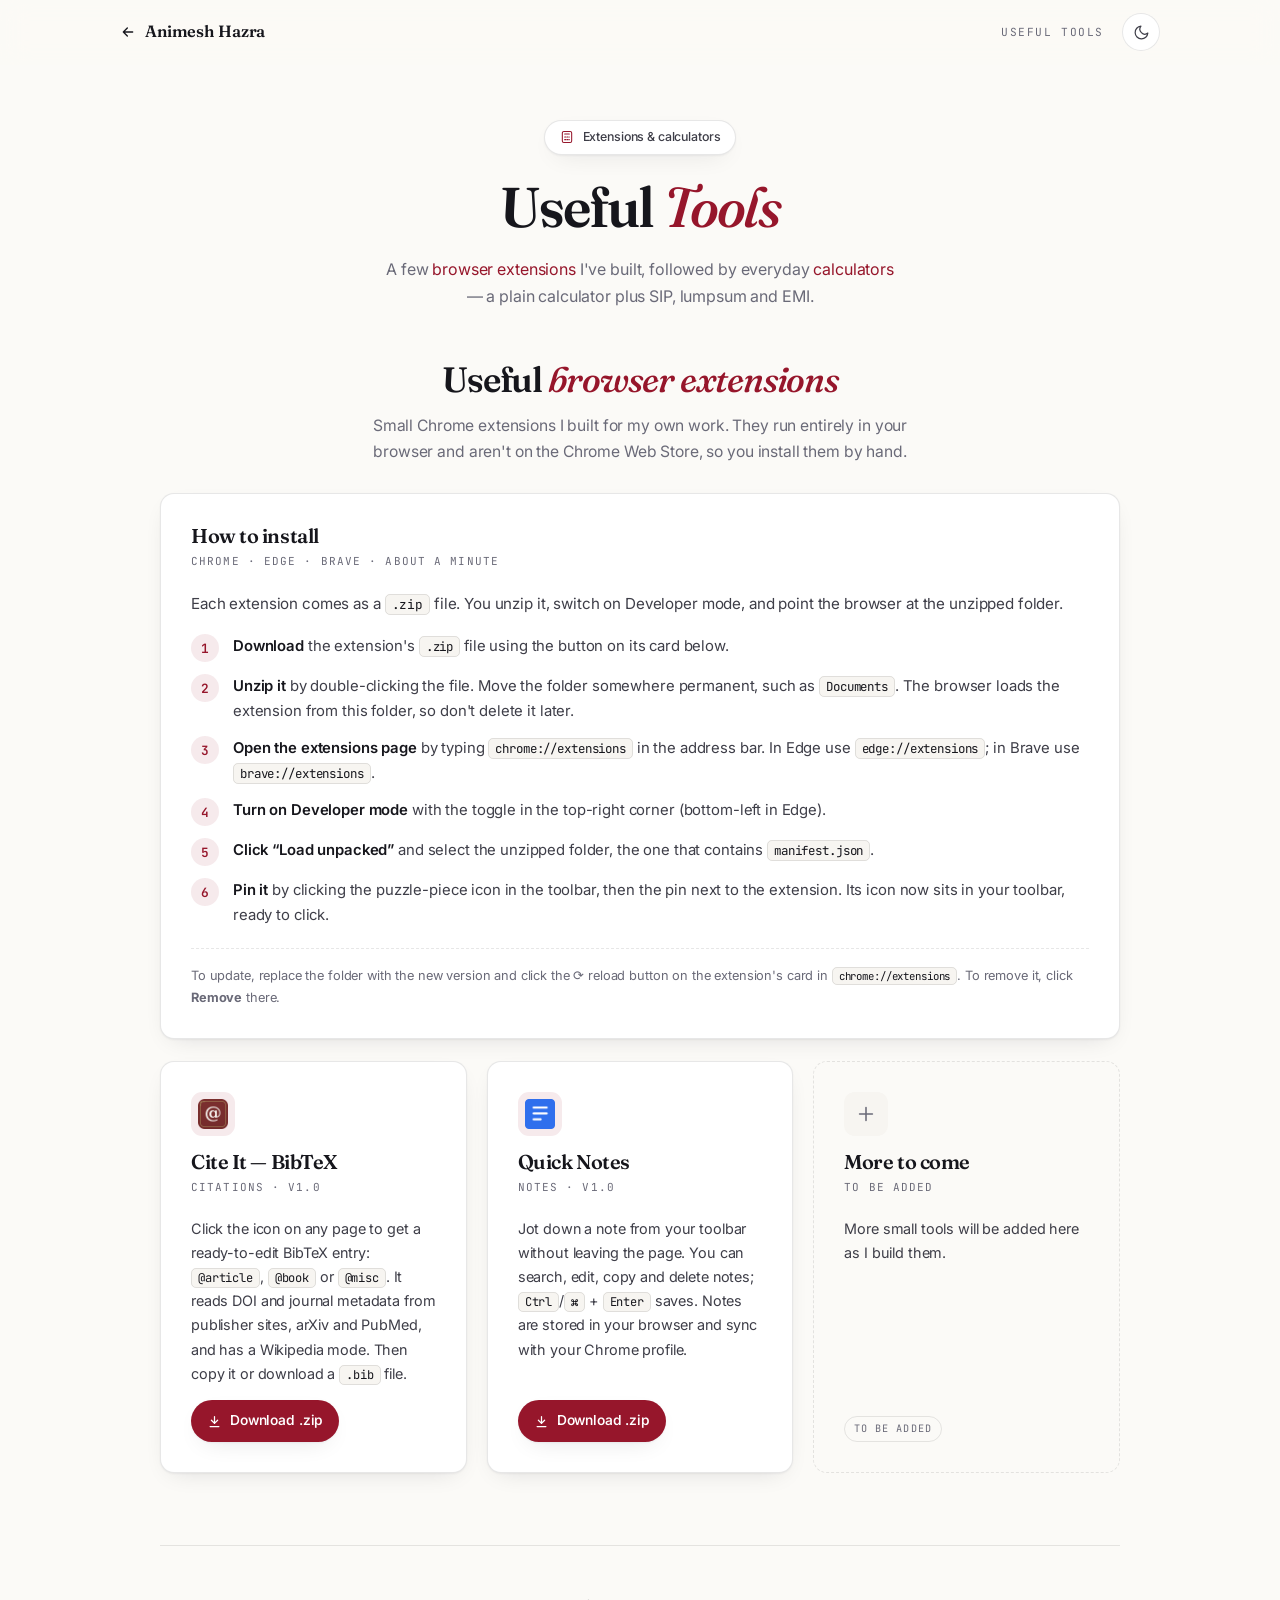
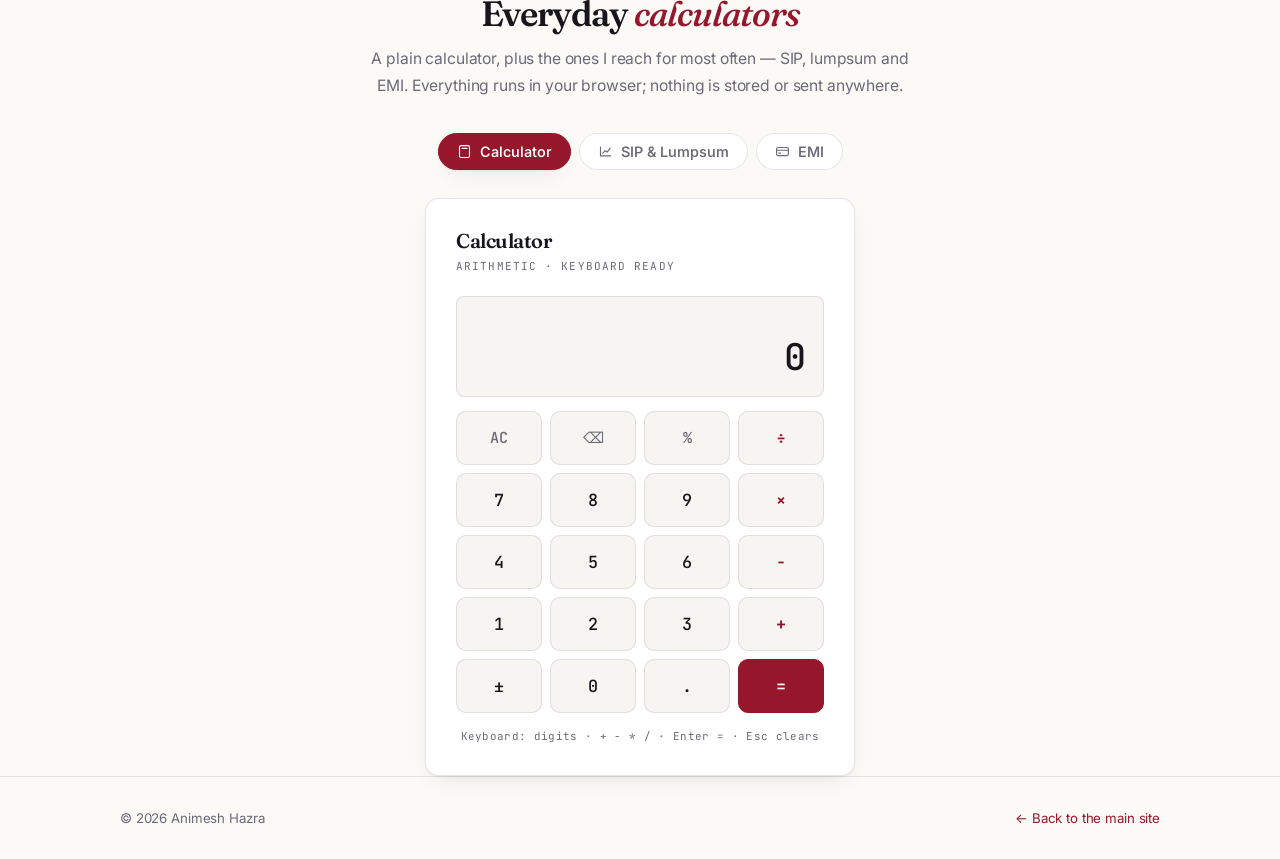
<file: tools.html>
<!DOCTYPE html>
<html lang="en" data-theme="auto">
<head>
<meta charset="utf-8">
<meta name="viewport" content="width=device-width, initial-scale=1">
<title>Useful Tools — Animesh Hazra</title>
<meta name="description" content="Handy browser extensions plus everyday calculators — basic, SIP, lumpsum and EMI. No tracking, no sign-up.">
<meta name="author" content="Animesh Hazra">
<link rel="icon" href="data:image/svg+xml,%3Csvg xmlns='http://www.w3.org/2000/svg' viewBox='0 0 100 100'%3E%3Ctext y='.9em' font-size='90'%3E%F0%9F%A7%AE%3C/text%3E%3C/svg%3E">

<link rel="preconnect" href="https://fonts.googleapis.com">
<link rel="preconnect" href="https://fonts.gstatic.com" crossorigin>
<link href="https://fonts.googleapis.com/css2?family=Fraunces:ital,opsz,wght@0,9..144,300..700;1,9..144,300..600&family=Inter:wght@300..700&family=JetBrains+Mono:wght@400;500;600&display=swap" rel="stylesheet">

<style>
/* ============================================================
   1. TOKENS  (same system as index.html / journey.html)
   ============================================================ */
:root{
  --font-display:'Fraunces',Georgia,'Times New Roman',serif;
  --font-body:'Inter',-apple-system,BlinkMacSystemFont,'Segoe UI',sans-serif;
  --font-mono:'JetBrains Mono',ui-monospace,'SFMono-Regular',Menlo,monospace;

  --maxw:1120px; --radius:14px; --radius-sm:8px;
  --ease:cubic-bezier(.22,.61,.36,1);

  --bg:#FBFAF7; --bg-alt:#F3F1EC; --surface:#FFFFFF; --surface-2:#F7F5F1;
  --text:#16161C; --text-2:#3E3E48; --muted:#6A6A78;
  --border:rgba(22,22,28,.10); --border-strong:rgba(22,22,28,.18);
  --accent:#96162B; --accent-soft:rgba(150,22,43,.09);
  --accent-2:#6E7F24; --accent-2-soft:rgba(110,127,36,.12);
  --shadow:0 1px 2px rgba(20,20,30,.05),0 8px 26px -12px rgba(20,20,30,.16);
  --shadow-lg:0 2px 6px rgba(20,20,30,.06),0 24px 54px -22px rgba(20,20,30,.26);
  --scrim:rgba(251,250,247,.78);

  /* chart series — validated against the light surface */
  --c-principal:#0077A8;
  --c-returns:#96162B;
  color-scheme:light;
}
:root[data-theme="dark"]{
  --bg:#0C0E13; --bg-alt:#11141B; --surface:#151922; --surface-2:#1B2029;
  --text:#EDEDF2; --text-2:#C8CAD4; --muted:#939AAA;
  --border:rgba(255,255,255,.10); --border-strong:rgba(255,255,255,.20);
  --accent:#F2637D; --accent-soft:rgba(242,99,125,.13);
  --accent-2:#BACF5E; --accent-2-soft:rgba(186,207,94,.14);
  --shadow:0 1px 2px rgba(0,0,0,.4),0 10px 30px -14px rgba(0,0,0,.7);
  --shadow-lg:0 2px 8px rgba(0,0,0,.45),0 28px 60px -24px rgba(0,0,0,.8);
  --scrim:rgba(12,14,19,.76);
  /* dark-mode series are chosen for this surface, not flipped */
  --c-principal:#2DA2C7;
  --c-returns:#E55C74;
  color-scheme:dark;
}
@media (prefers-color-scheme:dark){
  :root[data-theme="auto"]{
    --bg:#0C0E13; --bg-alt:#11141B; --surface:#151922; --surface-2:#1B2029;
    --text:#EDEDF2; --text-2:#C8CAD4; --muted:#939AAA;
    --border:rgba(255,255,255,.10); --border-strong:rgba(255,255,255,.20);
    --accent:#F2637D; --accent-soft:rgba(242,99,125,.13);
    --accent-2:#BACF5E; --accent-2-soft:rgba(186,207,94,.14);
    --shadow:0 1px 2px rgba(0,0,0,.4),0 10px 30px -14px rgba(0,0,0,.7);
    --shadow-lg:0 2px 8px rgba(0,0,0,.45),0 28px 60px -24px rgba(0,0,0,.8);
    --scrim:rgba(12,14,19,.76);
    --c-principal:#2DA2C7; --c-returns:#E55C74;
    color-scheme:dark;
  }
}

/* ============================================================
   2. BASE
   ============================================================ */
*,*::before,*::after{box-sizing:border-box}
html{-webkit-text-size-adjust:100%}
body{
  margin:0;background:var(--bg);color:var(--text);
  font-family:var(--font-body);font-size:16.5px;line-height:1.68;letter-spacing:-.008em;
  -webkit-font-smoothing:antialiased;-moz-osx-font-smoothing:grayscale;overflow-x:hidden;
  transition:background-color .35s var(--ease),color .35s var(--ease);
}
h1,h2,h3{font-family:var(--font-display);font-weight:600;line-height:1.15;letter-spacing:-.022em;margin:0}
p{margin:0 0 1em}
a{color:var(--accent);text-decoration:none;transition:color .2s}
a:hover{color:var(--text)}
::selection{background:var(--accent);color:#fff}
:focus-visible{outline:2.5px solid var(--accent);outline-offset:3px;border-radius:4px}
.wrap{max-width:var(--maxw);margin:0 auto;padding:0 clamp(16px,4vw,40px)}

/* ============================================================
   3. NAV
   ============================================================ */
.nav{
  position:fixed;top:0;left:0;right:0;z-index:100;
  backdrop-filter:blur(14px) saturate(1.5);-webkit-backdrop-filter:blur(14px) saturate(1.5);
  background:var(--scrim);border-bottom:1px solid transparent;
  transition:border-color .3s,background-color .35s var(--ease);
}
.nav.scrolled{border-bottom-color:var(--border)}
.nav-in{display:flex;align-items:center;gap:14px;height:64px;max-width:var(--maxw);margin:0 auto;padding:0 clamp(16px,4vw,40px)}
.back{display:inline-flex;align-items:center;gap:9px;margin-right:auto;font-family:var(--font-display);font-weight:600;font-size:1.02rem;color:var(--text)}
.back:hover{color:var(--accent)}
.back svg{width:16px;height:16px;fill:none;stroke:currentColor;stroke-width:2;stroke-linecap:round;stroke-linejoin:round}
.nav-tag{font-family:var(--font-mono);font-size:.7rem;letter-spacing:.14em;text-transform:uppercase;color:var(--muted);padding-right:4px}
.icon-btn{
  flex:none;display:grid;place-items:center;width:38px;height:38px;
  border:1px solid var(--border);border-radius:99px;background:var(--surface);
  color:var(--text-2);cursor:pointer;padding:0;
  transition:border-color .2s,color .2s,transform .2s var(--ease);
}
.icon-btn:hover{border-color:var(--border-strong);color:var(--accent);transform:translateY(-1px)}
.icon-btn svg{width:17px;height:17px;fill:none;stroke:currentColor;stroke-width:1.7;stroke-linecap:round;stroke-linejoin:round}
.sun{display:none}
:root[data-theme="dark"] .sun{display:block}
:root[data-theme="dark"] .moon{display:none}
@media (prefers-color-scheme:dark){
  :root[data-theme="auto"] .sun{display:block}
  :root[data-theme="auto"] .moon{display:none}
}

/* ============================================================
   4. HERO + TABS
   ============================================================ */
.hero{padding:120px 0 34px;text-align:center}
.eyebrow{
  display:inline-flex;align-items:center;gap:9px;margin-bottom:20px;
  padding:6px 15px;border:1px solid var(--border);border-radius:99px;
  background:var(--surface);box-shadow:var(--shadow);
  font-size:.775rem;font-weight:500;color:var(--text-2);
}
.eyebrow svg{width:14px;height:14px;fill:none;stroke:var(--accent);stroke-width:1.8;stroke-linecap:round;stroke-linejoin:round}
h1.big{font-size:clamp(2.2rem,6vw,3.5rem);letter-spacing:-.035em;margin-bottom:.3em}
h1.big em{font-style:italic;color:var(--accent);font-weight:500}
.lede{max-width:52ch;margin:0 auto;color:var(--muted);font-size:1rem}

.tabs{display:flex;justify-content:center;gap:8px;flex-wrap:wrap;margin:34px 0 28px}
.tab{
  display:inline-flex;align-items:center;gap:8px;
  padding:9px 18px;border-radius:99px;border:1px solid var(--border);
  background:var(--surface);color:var(--muted);
  font-family:inherit;font-size:.9rem;font-weight:550;cursor:pointer;
  transition:all .2s var(--ease);
}
.tab svg{width:15px;height:15px;fill:none;stroke:currentColor;stroke-width:1.8;stroke-linecap:round;stroke-linejoin:round}
.tab:hover{color:var(--text);border-color:var(--border-strong)}
.tab[aria-selected="true"]{background:var(--accent);border-color:var(--accent);color:#fff;box-shadow:var(--shadow)}

.panel[hidden]{display:none}
main{padding-bottom:70px}

/* ============================================================
   5. CARDS & LAYOUT
   ============================================================ */
.card{
  background:var(--surface);border:1px solid var(--border);border-radius:var(--radius);
  padding:clamp(20px,3vw,30px);box-shadow:var(--shadow);
}
.calc-grid{display:grid;grid-template-columns:1fr 1fr;gap:20px;align-items:start;max-width:960px;margin:0 auto}
.one-col{max-width:430px;margin:0 auto}
.card h2{font-size:1.25rem;margin-bottom:.25em}
.card-sub{font-family:var(--font-mono);font-size:.69rem;letter-spacing:.1em;text-transform:uppercase;color:var(--muted);margin:0 0 20px}

/* ============================================================
   6. BASIC CALCULATOR
   ============================================================ */
.screen{
  background:var(--surface-2);border:1px solid var(--border);border-radius:var(--radius-sm);
  padding:16px 18px;margin-bottom:14px;text-align:right;overflow:hidden;
}
.screen .sub{
  font-family:var(--font-mono);font-size:.78rem;color:var(--muted);
  min-height:1.3em;white-space:nowrap;overflow:hidden;text-overflow:ellipsis;
}
.screen .main{
  font-family:var(--font-mono);font-size:clamp(1.7rem,5vw,2.3rem);font-weight:500;
  letter-spacing:-.02em;line-height:1.25;white-space:nowrap;overflow:hidden;text-overflow:ellipsis;
}
.keys{display:grid;grid-template-columns:repeat(4,1fr);gap:8px}
.key{
  font-family:var(--font-mono);font-size:1.05rem;font-weight:500;
  padding:15px 0;border-radius:10px;cursor:pointer;
  border:1px solid var(--border);background:var(--surface-2);color:var(--text);
  transition:transform .12s var(--ease),background-color .18s,border-color .18s,color .18s;
}
.key:hover{border-color:var(--border-strong);background:var(--surface)}
.key:active{transform:scale(.96)}
.key.op{color:var(--accent);font-weight:600}
.key.fn{color:var(--muted);font-size:.95rem}
.key.eq{background:var(--accent);border-color:var(--accent);color:#fff}
.key.eq:hover{background:var(--accent);filter:brightness(1.08)}
.key.span2{grid-column:span 2}
.hint{font-family:var(--font-mono);font-size:.68rem;color:var(--muted);margin:14px 0 0;text-align:center;letter-spacing:.03em}

/* ============================================================
   7. INPUT FIELDS (SIP / EMI)
   ============================================================ */
.field{margin-bottom:20px}
.field-top{display:flex;justify-content:space-between;align-items:baseline;gap:12px;margin-bottom:8px}
.field label{font-size:.88rem;font-weight:550;color:var(--text-2)}
.num-wrap{display:inline-flex;align-items:center;gap:4px;border:1px solid var(--border);border-radius:7px;background:var(--surface-2);padding:3px 9px}
.num-wrap span{font-family:var(--font-mono);font-size:.82rem;color:var(--muted)}
.num-wrap input{
  width:9ch;border:0;background:transparent;color:var(--text);text-align:right;
  font-family:var(--font-mono);font-size:.92rem;font-weight:500;padding:3px 0;
}
.num-wrap input:focus{outline:none}
.num-wrap:focus-within{border-color:var(--accent)}
.num-wrap input::-webkit-outer-spin-button,.num-wrap input::-webkit-inner-spin-button{-webkit-appearance:none;margin:0}
.num-wrap input[type=number]{-moz-appearance:textfield}

input[type=range]{
  -webkit-appearance:none;appearance:none;width:100%;height:4px;border-radius:99px;
  background:var(--border-strong);outline:none;cursor:pointer;
}
input[type=range]::-webkit-slider-thumb{
  -webkit-appearance:none;appearance:none;width:17px;height:17px;border-radius:99px;
  background:var(--accent);border:2px solid var(--surface);box-shadow:var(--shadow);cursor:pointer;
}
input[type=range]::-moz-range-thumb{
  width:15px;height:15px;border-radius:99px;background:var(--accent);
  border:2px solid var(--surface);cursor:pointer;
}

/* ============================================================
   8. RESULTS — stat tiles + one segmented bar
   ============================================================ */
.hero-stat{
  text-align:center;padding:20px 16px 18px;margin-bottom:18px;
  background:var(--accent-soft);border-radius:var(--radius-sm);
}
.hero-stat .k{font-family:var(--font-mono);font-size:.68rem;letter-spacing:.11em;text-transform:uppercase;color:var(--accent);margin-bottom:4px}
.hero-stat .v{font-family:var(--font-display);font-size:clamp(1.9rem,5.5vw,2.6rem);font-weight:600;letter-spacing:-.03em;line-height:1.1}

.tiles{display:grid;grid-template-columns:1fr 1fr;gap:1px;background:var(--border);border:1px solid var(--border);border-radius:var(--radius-sm);overflow:hidden;margin-bottom:22px}
.tile{background:var(--surface);padding:14px 15px}
.tile .k{font-family:var(--font-mono);font-size:.66rem;letter-spacing:.09em;text-transform:uppercase;color:var(--muted);margin-bottom:3px}
.tile .v{font-family:var(--font-mono);font-size:1.02rem;font-weight:600;letter-spacing:-.02em}

/* segmented bar: 2px surface gap, 4px rounded data-ends */
.bar-title{font-size:.84rem;font-weight:550;color:var(--text-2);margin-bottom:9px}
.bar{display:flex;gap:2px;height:24px;margin-bottom:12px}
.seg{border-radius:4px;min-width:3px;position:relative;transition:width .45s var(--ease)}
.seg.a{background:var(--c-principal)}
.seg.b{background:var(--c-returns)}
.seg::after{
  content:attr(data-tip);position:absolute;left:50%;bottom:calc(100% + 8px);transform:translateX(-50%);
  background:var(--text);color:var(--bg);font-family:var(--font-mono);font-size:.72rem;
  padding:5px 9px;border-radius:6px;white-space:nowrap;pointer-events:none;
  opacity:0;transition:opacity .15s;z-index:5;
}
.seg:hover::after{opacity:1}

.legend{display:flex;flex-wrap:wrap;gap:8px 22px}
.lg{display:flex;align-items:center;gap:8px;font-size:.84rem;color:var(--text-2)}
.lg i{width:11px;height:11px;border-radius:3px;flex:none;display:block}
.lg i.a{background:var(--c-principal)}
.lg i.b{background:var(--c-returns)}
.lg b{font-family:var(--font-mono);font-weight:600;font-size:.84rem;color:var(--text)}
.lg s{text-decoration:none;color:var(--muted);font-family:var(--font-mono);font-size:.78rem}

.note{font-size:.8rem;color:var(--muted);margin:20px 0 0;padding-top:16px;border-top:1px dashed var(--border)}

/* ============================================================
   8b. BROWSER EXTENSIONS
   ============================================================ */
.ext{scroll-margin-top:40px;max-width:960px;margin:72px auto 0;padding-top:48px;border-top:1px solid var(--border)}
.ext.first{margin-top:16px;padding-top:0;border-top:0;scroll-margin-top:90px}
.calcs .sec-head{margin-bottom:0}

/* SIP / Lumpsum switch */
.mode{display:inline-flex;gap:2px;padding:3px;margin:2px 0 20px;border:1px solid var(--border);border-radius:99px;background:var(--surface-2)}
.mode button{
  border:0;background:transparent;color:var(--muted);cursor:pointer;
  font-family:inherit;font-size:.84rem;font-weight:550;padding:6px 16px;border-radius:99px;
  transition:background-color .2s,color .2s;
}
.mode button:hover{color:var(--text)}
.mode button[aria-pressed="true"]{background:var(--surface);color:var(--accent);box-shadow:var(--shadow)}
.sec-head{text-align:center;margin-bottom:28px}
.sec-head h2{font-size:clamp(1.6rem,4vw,2.2rem);letter-spacing:-.03em;margin-bottom:.35em}
.sec-head h2 em{font-style:italic;color:var(--accent);font-weight:500}
.sec-head p{max-width:56ch;margin:0 auto;color:var(--muted);font-size:.98rem}

.howto{margin-bottom:22px}
.howto p.intro{color:var(--text-2);font-size:.95rem;margin-bottom:18px}
.steps{list-style:none;margin:0;padding:0;counter-reset:st;display:grid;gap:12px}
.steps li{counter-increment:st;display:grid;grid-template-columns:30px 1fr;gap:12px;align-items:start;font-size:.93rem;color:var(--text-2)}
.steps li::before{
  content:counter(st);display:grid;place-items:center;width:28px;height:28px;border-radius:99px;
  background:var(--accent-soft);color:var(--accent);font-family:var(--font-mono);font-size:.8rem;font-weight:600;
}
.steps b{color:var(--text);font-weight:600}
code,kbd{font-family:var(--font-mono);font-size:.84em;background:var(--surface-2);border:1px solid var(--border);border-radius:5px;padding:1px 6px;color:var(--text)}

.ext-grid{display:grid;grid-template-columns:repeat(3,1fr);gap:20px}
.ext-card{display:flex;flex-direction:column}
.ext-card .ico{width:44px;height:44px;border-radius:11px;display:grid;place-items:center;background:var(--accent-soft);margin-bottom:14px}
.ext-card .ico svg{width:22px;height:22px;fill:none;stroke:var(--accent);stroke-width:1.7;stroke-linecap:round;stroke-linejoin:round}
.ext-card .ico img{width:30px;height:30px}
.ext-card p.desc{font-size:.9rem;color:var(--text-2);flex:1}
.ext-card.soon{border-style:dashed;box-shadow:none;background:transparent}
.ext-card.soon .ico{background:var(--surface-2)}
.ext-card.soon .ico svg{stroke:var(--muted)}
.badge{display:inline-block;font-family:var(--font-mono);font-size:.64rem;letter-spacing:.1em;text-transform:uppercase;padding:3px 9px;border-radius:99px;border:1px solid var(--border);color:var(--muted);align-self:flex-start}
.btn{
  display:inline-flex;align-items:center;gap:8px;align-self:flex-start;
  padding:9px 16px;border-radius:99px;background:var(--accent);color:#fff;
  font-size:.86rem;font-weight:550;box-shadow:var(--shadow);transition:filter .2s,transform .2s var(--ease);
}
.btn:hover{color:#fff;filter:brightness(1.08);transform:translateY(-1px)}
.btn svg{width:15px;height:15px;fill:none;stroke:currentColor;stroke-width:2;stroke-linecap:round;stroke-linejoin:round}

/* ============================================================
   9. FOOTER
   ============================================================ */
footer{padding:30px 0;border-top:1px solid var(--border)}
.foot-in{display:flex;flex-wrap:wrap;gap:14px;justify-content:space-between;align-items:center;font-size:.83rem;color:var(--muted)}

/* ============================================================
   10. RESPONSIVE
   ============================================================ */
@media (max-width:820px){
  .hero{padding:100px 0 26px}
  .calc-grid{grid-template-columns:1fr;max-width:460px}
  .ext-grid{grid-template-columns:1fr;max-width:460px;margin:0 auto}
}
@media (max-width:420px){
  body{font-size:15.8px}
  .tiles{grid-template-columns:1fr}
  .key{padding:13px 0;font-size:.98rem}
  .num-wrap input{width:8ch}
}
@media (prefers-reduced-motion:reduce){
  *,*::before,*::after{transition-duration:.001ms!important;animation-duration:.001ms!important}
}
</style>
</head>
<body>

<nav class="nav" id="nav">
  <div class="nav-in">
    <a class="back" href="index.html">
      <svg viewBox="0 0 24 24" aria-hidden="true"><path d="M19 12H5M11 18l-6-6 6-6"/></svg>
      Animesh Hazra
    </a>
    <span class="nav-tag">Useful Tools</span>
    <button class="icon-btn" id="themeBtn" type="button" aria-label="Toggle colour theme" title="Toggle light / dark">
      <svg class="moon" viewBox="0 0 24 24" aria-hidden="true"><path d="M21 12.8A9 9 0 1 1 11.2 3a7 7 0 0 0 9.8 9.8z"/></svg>
      <svg class="sun" viewBox="0 0 24 24" aria-hidden="true"><circle cx="12" cy="12" r="4.2"/><path d="M12 2v2M12 20v2M4.9 4.9l1.4 1.4M17.7 17.7l1.4 1.4M2 12h2M20 12h2M4.9 19.1l1.4-1.4M17.7 6.3l1.4-1.4"/></svg>
    </button>
  </div>
</nav>

<header class="hero">
  <div class="wrap">
    <span class="eyebrow">
      <svg viewBox="0 0 24 24" aria-hidden="true"><rect x="4" y="2.5" width="16" height="19" rx="2.5"/><path d="M8 7h8M8 12h2M12 12h2M16 12h0M8 16.5h2M12 16.5h2M16 16.5h0"/></svg>
      Extensions &amp; calculators
    </span>
    <h1 class="big">Useful <em>Tools</em></h1>
    <p class="lede">A few <a href="#extensions">browser extensions</a> I've built, followed by everyday <a href="#calculators">calculators</a> &mdash; a plain calculator plus SIP, lumpsum and EMI.</p>
  </div>
</header>

<main class="wrap">

  <!-- ===================== BROWSER EXTENSIONS ===================== -->
  <section class="ext first" id="extensions" aria-labelledby="ext-title">
    <div class="sec-head">
      <h2 id="ext-title">Useful <em>browser extensions</em></h2>
      <p>Small Chrome extensions I built for my own work. They run entirely in your browser and aren't on the Chrome Web Store, so you install them by hand.</p>
    </div>

    <div class="card howto">
      <h2>How to install</h2>
      <p class="card-sub">Chrome &middot; Edge &middot; Brave &middot; about a minute</p>
      <p class="intro">Each extension comes as a <code>.zip</code> file. You unzip it, switch on Developer mode, and point the browser at the unzipped folder.</p>
      <ol class="steps">
        <li><span><b>Download</b> the extension's <code>.zip</code> file using the button on its card below.</span></li>
        <li><span><b>Unzip it</b> by double-clicking the file. Move the folder somewhere permanent, such as <code>Documents</code>. The browser loads the extension from this folder, so don't delete it later.</span></li>
        <li><span><b>Open the extensions page</b> by typing <code>chrome://extensions</code> in the address bar. In Edge use <code>edge://extensions</code>; in Brave use <code>brave://extensions</code>.</span></li>
        <li><span><b>Turn on Developer mode</b> with the toggle in the top-right corner (bottom-left in Edge).</span></li>
        <li><span><b>Click &ldquo;Load unpacked&rdquo;</b> and select the unzipped folder, the one that contains <code>manifest.json</code>.</span></li>
        <li><span><b>Pin it</b> by clicking the puzzle-piece icon in the toolbar, then the pin next to the extension. Its icon now sits in your toolbar, ready to click.</span></li>
      </ol>
      <p class="note">To update, replace the folder with the new version and click the &#10227; reload button on the extension's card in <code>chrome://extensions</code>. To remove it, click <b>Remove</b> there.</p>
    </div>

    <div class="ext-grid">
      <article class="card ext-card">
        <div class="ico"><img src="extensions/bibtex-icon128.png" alt="" width="30" height="30"></div>
        <h2>Cite It &mdash; BibTeX</h2>
        <p class="card-sub">Citations &middot; v1.0</p>
        <p class="desc">Click the icon on any page to get a ready-to-edit BibTeX entry: <code>@article</code>, <code>@book</code> or <code>@misc</code>. It reads DOI and journal metadata from publisher sites, arXiv and PubMed, and has a Wikipedia mode. Then copy it or download a <code>.bib</code> file.</p>
        <a class="btn" href="extensions/bibtex-cite-extension.zip" download>
          <svg viewBox="0 0 24 24" aria-hidden="true"><path d="M12 4v11M7 10l5 5 5-5M5 20h14"/></svg>
          Download .zip
        </a>
      </article>

      <article class="card ext-card">
        <div class="ico"><img src="extensions/quick-notes-icon128.png" alt="" width="30" height="30"></div>
        <h2>Quick Notes</h2>
        <p class="card-sub">Notes &middot; v1.0</p>
        <p class="desc">Jot down a note from your toolbar without leaving the page. You can search, edit, copy and delete notes; <kbd>Ctrl</kbd>/<kbd>&#8984;</kbd>&nbsp;+&nbsp;<kbd>Enter</kbd> saves. Notes are stored in your browser and sync with your Chrome profile.</p>
        <a class="btn" href="extensions/quick-notes-extension.zip" download>
          <svg viewBox="0 0 24 24" aria-hidden="true"><path d="M12 4v11M7 10l5 5 5-5M5 20h14"/></svg>
          Download .zip
        </a>
      </article>

      <article class="card ext-card soon">
        <div class="ico"><svg viewBox="0 0 24 24" aria-hidden="true"><path d="M12 5v14M5 12h14"/></svg></div>
        <h2>More to come</h2>
        <p class="card-sub">To be added</p>
        <p class="desc">More small tools will be added here as I build them.</p>
        <span class="badge">To be added</span>
      </article>
    </div>
  </section>

  <!-- ===================== CALCULATORS ===================== -->
  <section class="ext calcs" id="calculators" aria-labelledby="calc-title">
    <div class="sec-head">
      <h2 id="calc-title">Everyday <em>calculators</em></h2>
      <p>A plain calculator, plus the ones I reach for most often &mdash; SIP, lumpsum and EMI. Everything runs in your browser; nothing is stored or sent anywhere.</p>
    </div>

    <div class="tabs" role="tablist" aria-label="Choose a calculator">
      <button class="tab" role="tab" id="tab-basic" aria-controls="p-basic" aria-selected="true" type="button">
        <svg viewBox="0 0 24 24" aria-hidden="true"><rect x="4" y="2.5" width="16" height="19" rx="2.5"/><path d="M8 7h8"/></svg>
        Calculator
      </button>
      <button class="tab" role="tab" id="tab-sip" aria-controls="p-sip" aria-selected="false" type="button">
        <svg viewBox="0 0 24 24" aria-hidden="true"><path d="M4 19V5M4 19h16"/><path d="m7.5 15 4-4.5 3 2.5 5-6.5"/></svg>
        SIP &amp; Lumpsum
      </button>
      <button class="tab" role="tab" id="tab-emi" aria-controls="p-emi" aria-selected="false" type="button">
        <svg viewBox="0 0 24 24" aria-hidden="true"><rect x="2.5" y="5.5" width="19" height="13" rx="2.5"/><path d="M2.5 10h19M6 14.5h3"/></svg>
        EMI
      </button>
    </div>

  <!-- ===================== BASIC CALCULATOR ===================== -->
  <section class="panel" id="p-basic" role="tabpanel" aria-labelledby="tab-basic">
    <div class="card one-col">
      <h2>Calculator</h2>
      <p class="card-sub">Arithmetic &middot; keyboard ready</p>

      <div class="screen">
        <div class="sub" id="cSub">&nbsp;</div>
        <div class="main" id="cMain" aria-live="polite">0</div>
      </div>

      <div class="keys" id="keys">
        <button class="key fn" data-k="ac" type="button">AC</button>
        <button class="key fn" data-k="back" type="button">&#9003;</button>
        <button class="key fn" data-k="pct" type="button">%</button>
        <button class="key op" data-k="/" type="button">&divide;</button>

        <button class="key" data-k="7" type="button">7</button>
        <button class="key" data-k="8" type="button">8</button>
        <button class="key" data-k="9" type="button">9</button>
        <button class="key op" data-k="*" type="button">&times;</button>

        <button class="key" data-k="4" type="button">4</button>
        <button class="key" data-k="5" type="button">5</button>
        <button class="key" data-k="6" type="button">6</button>
        <button class="key op" data-k="-" type="button">&minus;</button>

        <button class="key" data-k="1" type="button">1</button>
        <button class="key" data-k="2" type="button">2</button>
        <button class="key" data-k="3" type="button">3</button>
        <button class="key op" data-k="+" type="button">+</button>

        <button class="key" data-k="neg" type="button">&plusmn;</button>
        <button class="key" data-k="0" type="button">0</button>
        <button class="key" data-k="." type="button">.</button>
        <button class="key eq" data-k="=" type="button">=</button>
      </div>

      <p class="hint">Keyboard: digits &middot; + &minus; * / &middot; Enter = &middot; Esc clears</p>
    </div>
  </section>

  <!-- ===================== SIP ===================== -->
  <section class="panel" id="p-sip" role="tabpanel" aria-labelledby="tab-sip" hidden>
    <div class="calc-grid">

      <div class="card">
        <h2 id="sipTitle">SIP calculator</h2>
        <p class="card-sub" id="sipSub">Monthly investment &middot; compounded monthly</p>

        <div class="mode" role="group" aria-label="Investment type">
          <button type="button" data-mode="sip" aria-pressed="true">SIP</button>
          <button type="button" data-mode="lump" aria-pressed="false">Lumpsum</button>
        </div>

        <div class="field">
          <div class="field-top">
            <label for="sipAmt" id="sipAmtLbl">Monthly investment</label>
            <span class="num-wrap"><span>&#8377;</span><input type="number" id="sipAmt" value="10000" min="100" max="500000" step="500"></span>
          </div>
          <input type="range" id="sipAmtR" min="500" max="200000" step="500" value="10000" aria-label="Monthly investment slider">
        </div>

        <div class="field">
          <div class="field-top">
            <label for="sipRate">Expected return (p.a.)</label>
            <span class="num-wrap"><input type="number" id="sipRate" value="12" min="0.5" max="40" step="0.5"><span>%</span></span>
          </div>
          <input type="range" id="sipRateR" min="1" max="30" step="0.5" value="12" aria-label="Expected annual return slider">
        </div>

        <div class="field" style="margin-bottom:0">
          <div class="field-top">
            <label for="sipYrs">Time period</label>
            <span class="num-wrap"><input type="number" id="sipYrs" value="10" min="1" max="50" step="1"><span>yr</span></span>
          </div>
          <input type="range" id="sipYrsR" min="1" max="40" step="1" value="10" aria-label="Time period slider">
        </div>
      </div>

      <div class="card">
        <div class="hero-stat">
          <div class="k">Estimated value</div>
          <div class="v" id="sipTotal">&#8377;0</div>
        </div>

        <div class="tiles">
          <div class="tile"><div class="k">Invested</div><div class="v" id="sipInv">&#8377;0</div></div>
          <div class="tile"><div class="k">Est. returns</div><div class="v" id="sipRet">&#8377;0</div></div>
        </div>

        <div class="bar-title">Where the final value comes from</div>
        <div class="bar" id="sipBar">
          <div class="seg a" id="sipSegA" style="width:50%" data-tip="Invested"></div>
          <div class="seg b" id="sipSegB" style="width:50%" data-tip="Returns"></div>
        </div>
        <div class="legend">
          <span class="lg"><i class="a"></i>Invested <b id="sipLgA">&#8377;0</b><s id="sipPctA">0%</s></span>
          <span class="lg"><i class="b"></i>Est. returns <b id="sipLgB">&#8377;0</b><s id="sipPctB">0%</s></span>
        </div>

        <p class="note" id="sipNote">Assumes a fixed annual return compounded monthly, with each instalment paid at the start of the month. Real returns vary; this is an estimate, not a projection.</p>
      </div>
    </div>
  </section>

  <!-- ===================== EMI ===================== -->
  <section class="panel" id="p-emi" role="tabpanel" aria-labelledby="tab-emi" hidden>
    <div class="calc-grid">

      <div class="card">
        <h2>EMI calculator</h2>
        <p class="card-sub">Equated monthly instalment</p>

        <div class="field">
          <div class="field-top">
            <label for="emiAmt">Loan amount</label>
            <span class="num-wrap"><span>&#8377;</span><input type="number" id="emiAmt" value="2000000" min="10000" max="100000000" step="10000"></span>
          </div>
          <input type="range" id="emiAmtR" min="50000" max="20000000" step="50000" value="2000000" aria-label="Loan amount slider">
        </div>

        <div class="field">
          <div class="field-top">
            <label for="emiRate">Interest rate (p.a.)</label>
            <span class="num-wrap"><input type="number" id="emiRate" value="8.5" min="0.1" max="36" step="0.05"><span>%</span></span>
          </div>
          <input type="range" id="emiRateR" min="1" max="20" step="0.05" value="8.5" aria-label="Interest rate slider">
        </div>

        <div class="field" style="margin-bottom:0">
          <div class="field-top">
            <label for="emiYrs">Loan tenure</label>
            <span class="num-wrap"><input type="number" id="emiYrs" value="20" min="1" max="40" step="1"><span>yr</span></span>
          </div>
          <input type="range" id="emiYrsR" min="1" max="30" step="1" value="20" aria-label="Loan tenure slider">
        </div>
      </div>

      <div class="card">
        <div class="hero-stat">
          <div class="k">Monthly EMI</div>
          <div class="v" id="emiMonthly">&#8377;0</div>
        </div>

        <div class="tiles">
          <div class="tile"><div class="k">Total interest</div><div class="v" id="emiInt">&#8377;0</div></div>
          <div class="tile"><div class="k">Total payable</div><div class="v" id="emiTot">&#8377;0</div></div>
        </div>

        <div class="bar-title">What you repay in total</div>
        <div class="bar" id="emiBar">
          <div class="seg a" id="emiSegA" style="width:50%" data-tip="Principal"></div>
          <div class="seg b" id="emiSegB" style="width:50%" data-tip="Interest"></div>
        </div>
        <div class="legend">
          <span class="lg"><i class="a"></i>Principal <b id="emiLgA">&#8377;0</b><s id="emiPctA">0%</s></span>
          <span class="lg"><i class="b"></i>Interest <b id="emiLgB">&#8377;0</b><s id="emiPctB">0%</s></span>
        </div>

        <p class="note">A standard reducing-balance EMI at a fixed rate. Processing fees, insurance and prepayments are not included.</p>
      </div>
    </div>
  </section>
  </section>

</main>

<footer>
  <div class="wrap foot-in">
    <span>&copy; <span id="yr">2026</span> Animesh Hazra</span>
    <a href="index.html">&larr; Back to the main site</a>
  </div>
</footer>

<script>
(function(){
  "use strict";

  /* ---------- theme ---------- */
  var root = document.documentElement, KEY = 'ah-theme';
  try{ var s = localStorage.getItem(KEY); if(s==='light'||s==='dark') root.setAttribute('data-theme', s); }catch(e){}
  function isDark(){
    var t = root.getAttribute('data-theme');
    if(t==='dark') return true;
    if(t==='light') return false;
    return window.matchMedia && window.matchMedia('(prefers-color-scheme: dark)').matches;
  }
  document.getElementById('themeBtn').addEventListener('click', function(){
    var n = isDark() ? 'light' : 'dark';
    root.setAttribute('data-theme', n);
    try{ localStorage.setItem(KEY, n); }catch(e){}
  });

  var nav = document.getElementById('nav'), tick = false;
  window.addEventListener('scroll', function(){
    if(tick) return; tick = true;
    requestAnimationFrame(function(){ nav.classList.toggle('scrolled', window.scrollY > 8); tick = false; });
  }, {passive:true});

  /* ---------- tabs ---------- */
  var tabs = [['tab-basic','p-basic'],['tab-sip','p-sip'],['tab-emi','p-emi']];
  tabs.forEach(function(pair){
    document.getElementById(pair[0]).addEventListener('click', function(){
      tabs.forEach(function(p){
        var on = p[0] === pair[0];
        document.getElementById(p[0]).setAttribute('aria-selected', on ? 'true' : 'false');
        document.getElementById(p[1]).hidden = !on;
      });
    });
  });

  /* ---------- money formatting ---------- */
  var fmt;
  try{
    fmt = new Intl.NumberFormat('en-IN', {maximumFractionDigits:0});
    fmt.format(1);
  }catch(e){
    fmt = { format: function(n){ return Math.round(n).toLocaleString(); } };
  }
  function money(n){
    if(!isFinite(n)) return '₹0';
    return '₹' + fmt.format(Math.round(n));
  }

  /* =========================================================
     BASIC CALCULATOR
     ========================================================= */
  var cur = '0', prev = null, op = null, fresh = false;
  var elMain = document.getElementById('cMain'), elSub = document.getElementById('cSub');
  var SYM = {'+':'+','-':'−','*':'×','/':'÷'};

  function show(){
    var n = parseFloat(cur);
    var txt = cur;
    if(isFinite(n) && cur.indexOf('e') === -1 && Math.abs(n) >= 1000){
      var parts = cur.split('.');
      txt = fmt.format(parseFloat(parts[0])) + (parts.length > 1 ? '.' + parts[1] : '');
    }
    elMain.textContent = txt;
    elSub.innerHTML = (prev !== null && op) ? (fmt.format(prev) + ' ' + SYM[op]) : '&nbsp;';
  }
  function compute(a, b, o){
    if(o === '+') return a + b;
    if(o === '-') return a - b;
    if(o === '*') return a * b;
    if(o === '/') return b === 0 ? NaN : a / b;
    return b;
  }
  function round12(x){ return Math.round(x * 1e12) / 1e12; }

  function press(k){
    if(k >= '0' && k <= '9'){
      if(fresh || cur === '0'){ cur = k; fresh = false; }
      else if(cur.replace(/[-.]/g,'').length < 14){ cur += k; }
    }
    else if(k === '.'){
      if(fresh){ cur = '0.'; fresh = false; }
      else if(cur.indexOf('.') === -1){ cur += '.'; }
    }
    else if(k === 'ac'){ cur = '0'; prev = null; op = null; fresh = false; }
    else if(k === 'back'){
      if(fresh){ cur = '0'; fresh = false; }
      else { cur = cur.length > 1 ? cur.slice(0, -1) : '0'; if(cur === '-') cur = '0'; }
    }
    else if(k === 'neg'){
      cur = (cur.charAt(0) === '-') ? cur.slice(1) : (cur === '0' ? '0' : '-' + cur);
    }
    else if(k === 'pct'){
      var v = parseFloat(cur) / 100;
      if(prev !== null && (op === '+' || op === '-')) v = prev * parseFloat(cur) / 100;
      cur = String(round12(v)); fresh = true;
    }
    else if(k === '+' || k === '-' || k === '*' || k === '/'){
      if(prev !== null && op && !fresh){
        var r = round12(compute(prev, parseFloat(cur), op));
        if(!isFinite(r)){ cur = 'Error'; prev = null; op = null; fresh = true; show(); return; }
        prev = r; cur = String(r);
      } else {
        prev = parseFloat(cur);
      }
      op = k; fresh = true;
    }
    else if(k === '='){
      if(prev !== null && op){
        var out = round12(compute(prev, parseFloat(cur), op));
        cur = isFinite(out) ? String(out) : 'Error';
        prev = null; op = null; fresh = true;
      }
    }
    if(cur !== 'Error' && cur.length > 16 && cur.indexOf('e') === -1){
      var num = parseFloat(cur);
      if(Math.abs(num) >= 1e15 || (num !== 0 && Math.abs(num) < 1e-6)) cur = num.toExponential(8);
    }
    show();
  }

  document.getElementById('keys').addEventListener('click', function(e){
    var b = e.target.closest('.key');
    if(b) press(b.dataset.k);
  });

  window.addEventListener('keydown', function(e){
    if(document.getElementById('p-basic').hidden) return;
    var t = e.target.tagName;
    if(t === 'INPUT' || t === 'TEXTAREA') return;
    var k = e.key;
    if(k >= '0' && k <= '9') press(k);
    else if(k === '.' || k === ',') press('.');
    else if(k === '+' || k === '-' || k === '*' || k === '/') press(k);
    else if(k === 'Enter' || k === '=') { e.preventDefault(); press('='); }
    else if(k === 'Backspace') { e.preventDefault(); press('back'); }
    else if(k === 'Escape') press('ac');
    else if(k === '%') press('pct');
    else return;
  });
  show();

  /* =========================================================
     shared: link a number box to its slider
     ========================================================= */
  function link(numId, rangeId, onChange){
    var n = document.getElementById(numId), r = document.getElementById(rangeId);
    n.addEventListener('input', function(){
      var v = parseFloat(n.value);
      if(isFinite(v)) r.value = Math.min(Math.max(v, +r.min), +r.max);
      onChange();
    });
    r.addEventListener('input', function(){ n.value = r.value; onChange(); });
    return function(){
      var v = parseFloat(n.value);
      return isFinite(v) ? v : 0;
    };
  }

  function paint(total, a, b, ids){
    var pa = total > 0 ? (a / total) * 100 : 50;
    var pb = total > 0 ? (b / total) * 100 : 50;
    if(!isFinite(pa) || pa < 0) pa = 0;
    if(!isFinite(pb) || pb < 0) pb = 0;
    document.getElementById(ids.segA).style.width = pa.toFixed(2) + '%';
    document.getElementById(ids.segB).style.width = pb.toFixed(2) + '%';
    document.getElementById(ids.segA).setAttribute('data-tip', ids.nameA + ': ' + money(a));
    document.getElementById(ids.segB).setAttribute('data-tip', ids.nameB + ': ' + money(b));
    document.getElementById(ids.lgA).textContent = money(a);
    document.getElementById(ids.lgB).textContent = money(b);
    document.getElementById(ids.pctA).textContent = pa.toFixed(0) + '%';
    document.getElementById(ids.pctB).textContent = pb.toFixed(0) + '%';
  }

  /* =========================================================
     SIP
     ========================================================= */
  /* SIP and Lumpsum share one card; a switch picks the mode */
  var mode = 'sip';
  var MODES = {
    sip:  { title:'SIP calculator', sub:'Monthly investment &middot; compounded monthly',
            label:'Monthly investment', val:10000, min:100, max:500000, step:500,
            rMin:500, rMax:200000, rStep:500,
            note:'Assumes a fixed annual return compounded monthly, with each instalment paid at the start of the month. Real returns vary; this is an estimate, not a projection.' },
    lump: { title:'Lumpsum calculator', sub:'One-time investment &middot; compounded yearly',
            label:'Total investment', val:100000, min:1000, max:100000000, step:1000,
            rMin:5000, rMax:10000000, rStep:5000,
            note:'Assumes a single investment made today, growing at a fixed annual return compounded once a year. Real returns vary; this is an estimate, not a projection.' }
  };
  var amtBox = document.getElementById('sipAmt'), amtRange = document.getElementById('sipAmtR');

  var sipAmt, sipRate, sipYrs;
  function sip(){
    var P = sipAmt(), r = sipRate(), y = sipYrs();
    if(P < 0) P = 0;
    var fv, inv;
    if(mode === 'lump'){
      fv = P * Math.pow(1 + r / 100, y);
      inv = P;
    } else {
      var n = Math.round(y * 12), i = r / 100 / 12;
      fv = (i > 0) ? P * ((Math.pow(1 + i, n) - 1) / i) * (1 + i) : P * n;
      inv = P * n;
    }
    var ret = fv - inv;
    if(!isFinite(fv)){ fv = 0; inv = 0; ret = 0; }
    document.getElementById('sipTotal').textContent = money(fv);
    document.getElementById('sipInv').textContent = money(inv);
    document.getElementById('sipRet').textContent = money(ret);
    paint(fv, inv, ret, {segA:'sipSegA',segB:'sipSegB',lgA:'sipLgA',lgB:'sipLgB',
                         pctA:'sipPctA',pctB:'sipPctB',nameA:'Invested',nameB:'Est. returns'});
  }
  sipAmt  = link('sipAmt','sipAmtR', sip);
  sipRate = link('sipRate','sipRateR', sip);
  sipYrs  = link('sipYrs','sipYrsR', sip);

  function setMode(m){
    MODES[mode].val = sipAmt();          // remember the amount typed in the old mode
    mode = m;
    var c = MODES[m];
    document.getElementById('sipTitle').textContent = c.title;
    document.getElementById('sipSub').innerHTML = c.sub;
    document.getElementById('sipAmtLbl').textContent = c.label;
    document.getElementById('sipNote').textContent = c.note;
    amtBox.min = c.min; amtBox.max = c.max; amtBox.step = c.step;
    amtRange.min = c.rMin; amtRange.max = c.rMax; amtRange.step = c.rStep;
    amtRange.setAttribute('aria-label', c.label + ' slider');
    amtBox.value = c.val;
    amtRange.value = Math.min(Math.max(c.val, c.rMin), c.rMax);
    document.querySelectorAll('.mode button').forEach(function(b){
      b.setAttribute('aria-pressed', b.dataset.mode === m ? 'true' : 'false');
    });
    sip();
  }
  document.querySelectorAll('.mode button').forEach(function(b){
    b.addEventListener('click', function(){ if(b.dataset.mode !== mode) setMode(b.dataset.mode); });
  });
  sip();

  /* =========================================================
     EMI
     ========================================================= */
  var emiAmt, emiRate, emiYrs;
  function emi(){
    var P = emiAmt(), r = emiRate(), y = emiYrs();
    if(P < 0) P = 0;
    var n = Math.round(y * 12), i = r / 100 / 12;
    var m = (i > 0) ? P * i * Math.pow(1 + i, n) / (Math.pow(1 + i, n) - 1) : (n > 0 ? P / n : 0);
    var tot = m * n, intr = tot - P;
    if(!isFinite(m)){ m = 0; tot = 0; intr = 0; }
    document.getElementById('emiMonthly').textContent = money(m);
    document.getElementById('emiInt').textContent = money(intr);
    document.getElementById('emiTot').textContent = money(tot);
    paint(tot, P, intr, {segA:'emiSegA',segB:'emiSegB',lgA:'emiLgA',lgB:'emiLgB',
                         pctA:'emiPctA',pctB:'emiPctB',nameA:'Principal',nameB:'Interest'});
  }
  emiAmt  = link('emiAmt','emiAmtR', emi);
  emiRate = link('emiRate','emiRateR', emi);
  emiYrs  = link('emiYrs','emiYrsR', emi);
  emi();

  document.getElementById('yr').textContent = new Date().getFullYear();
})();
</script>
</body>
</html>
</file>
